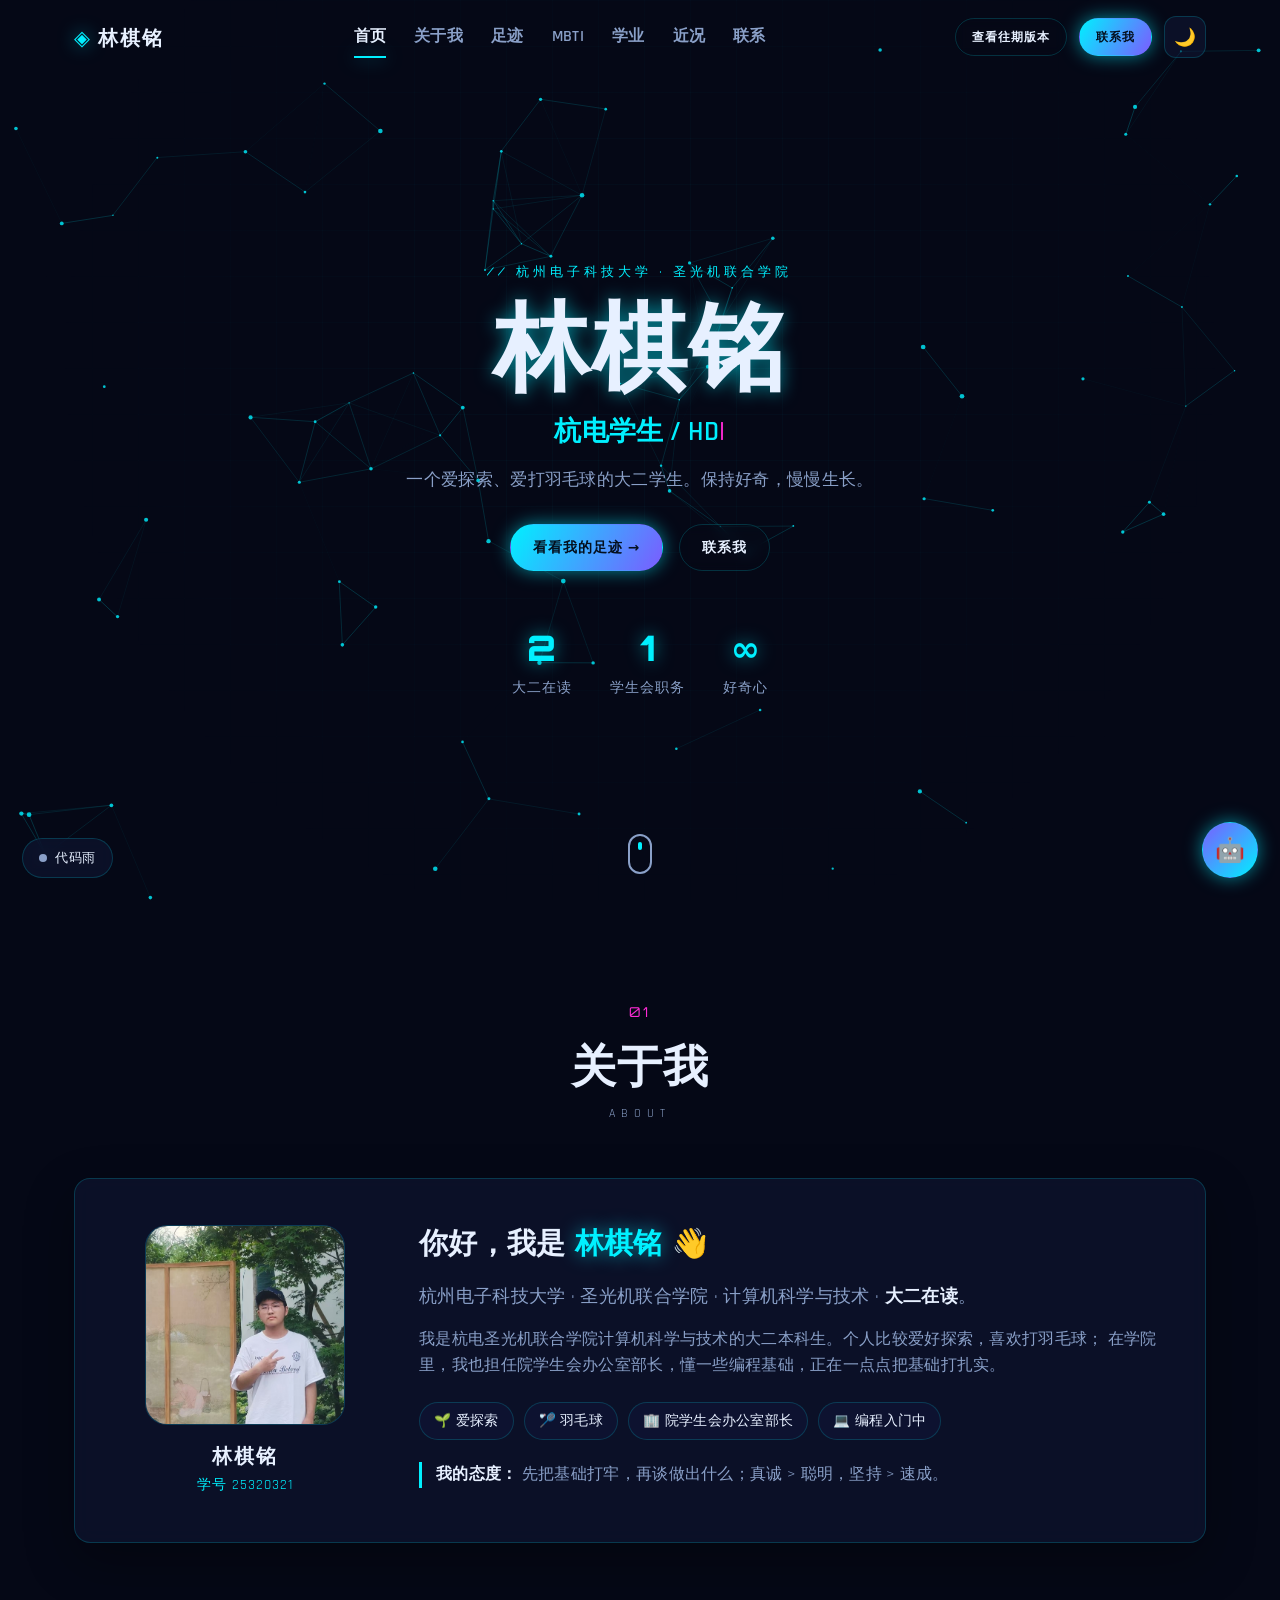
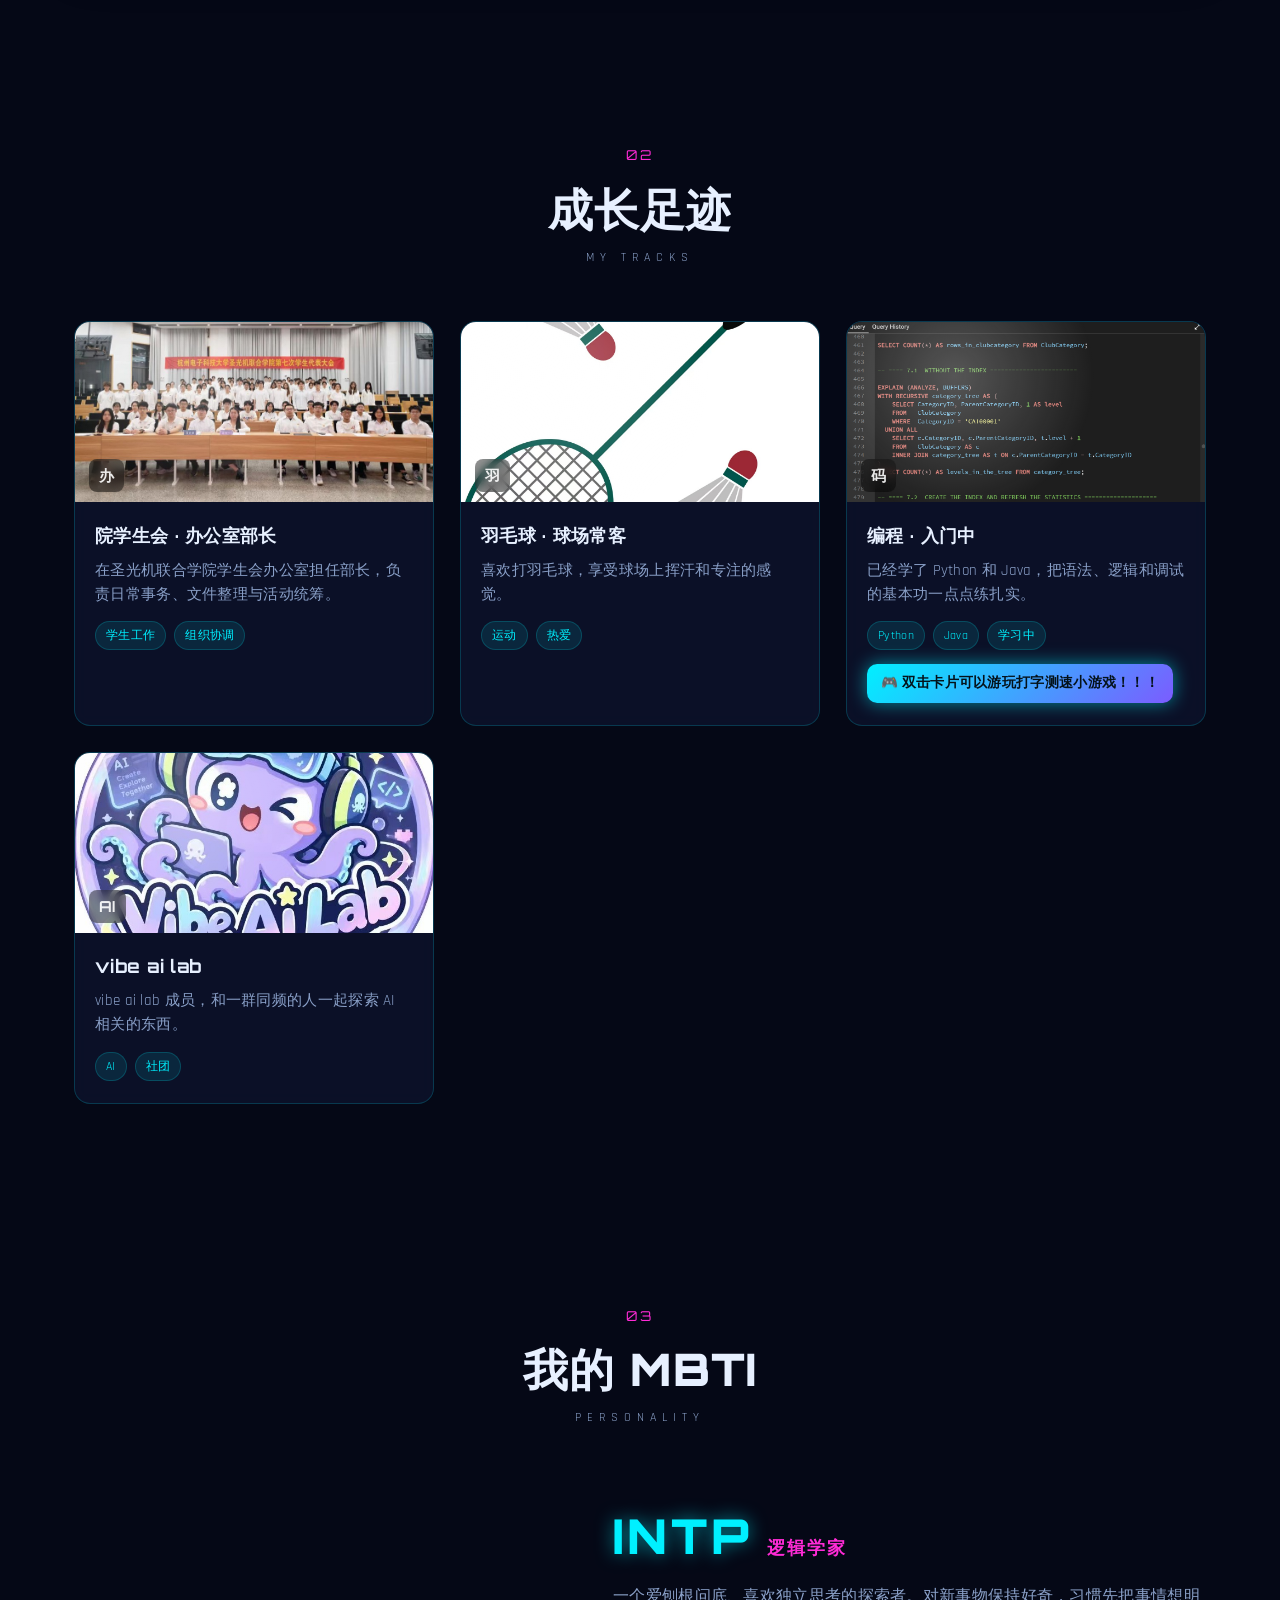
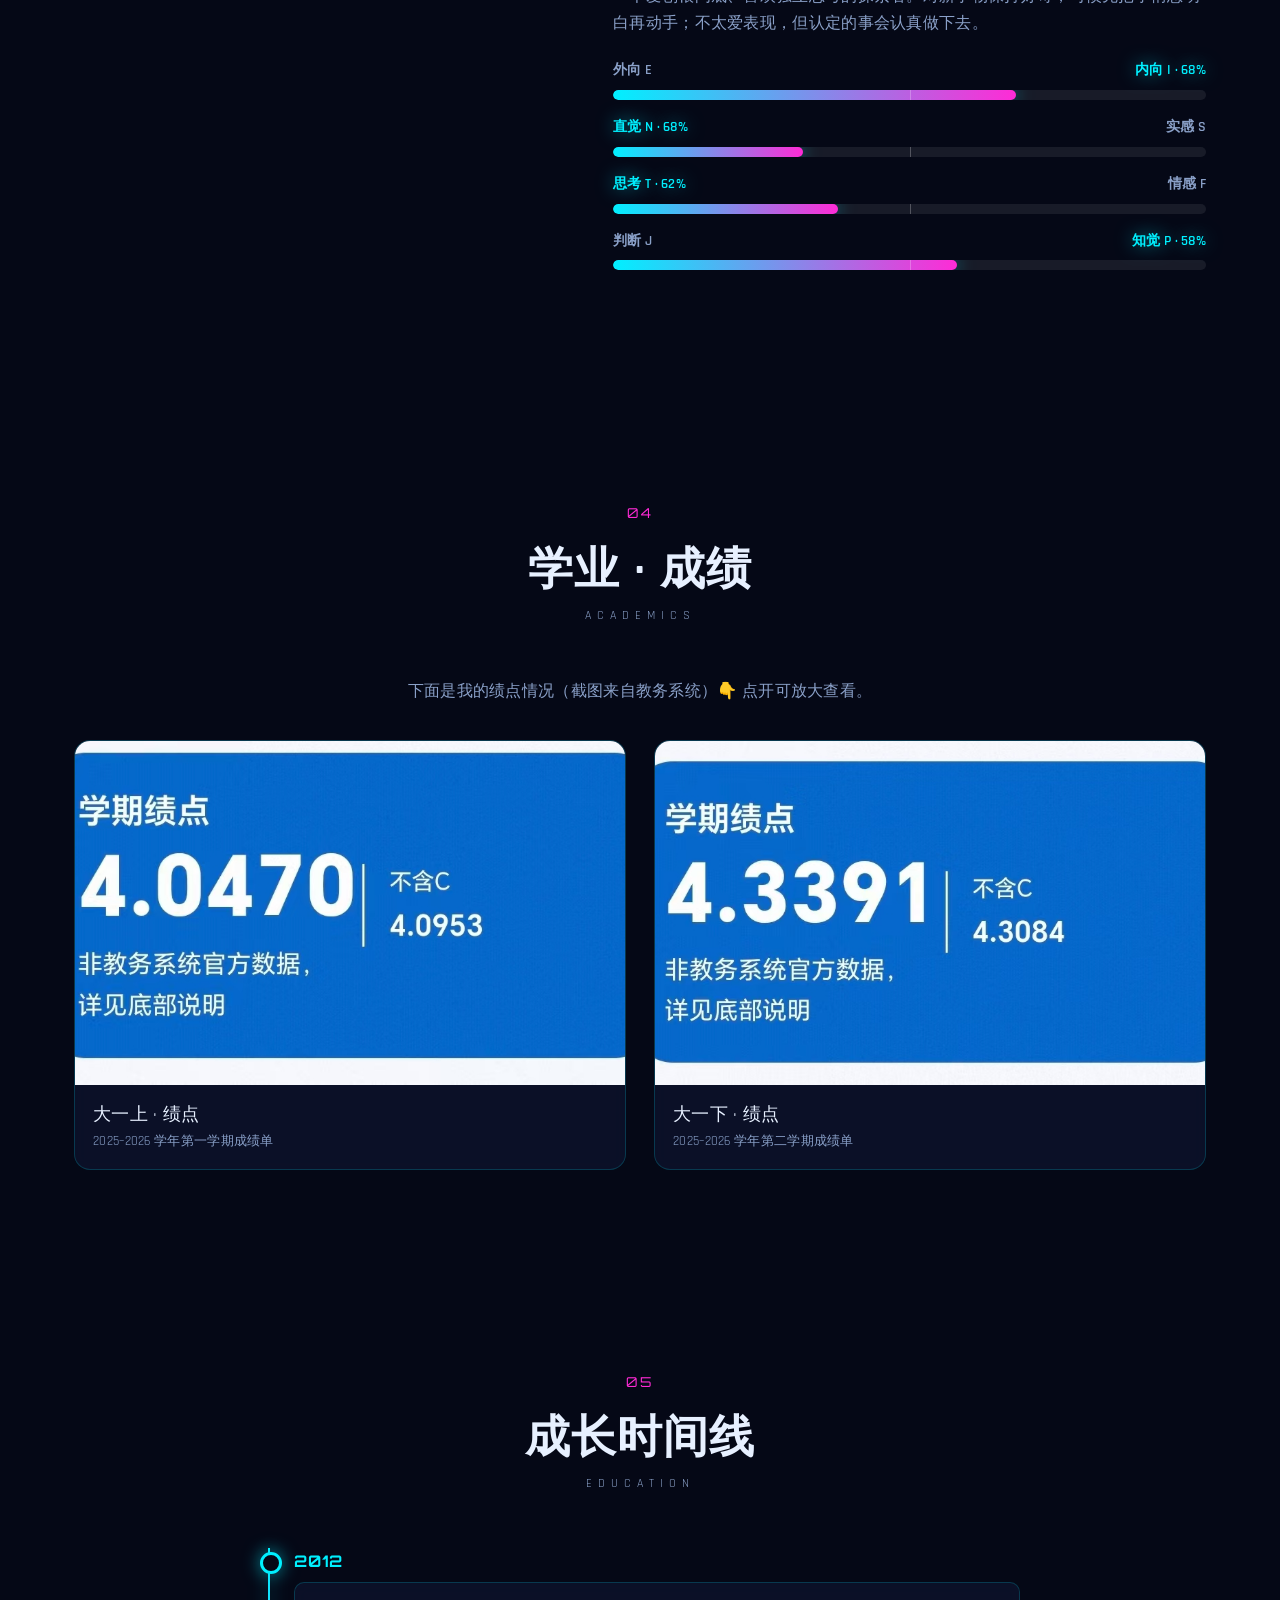
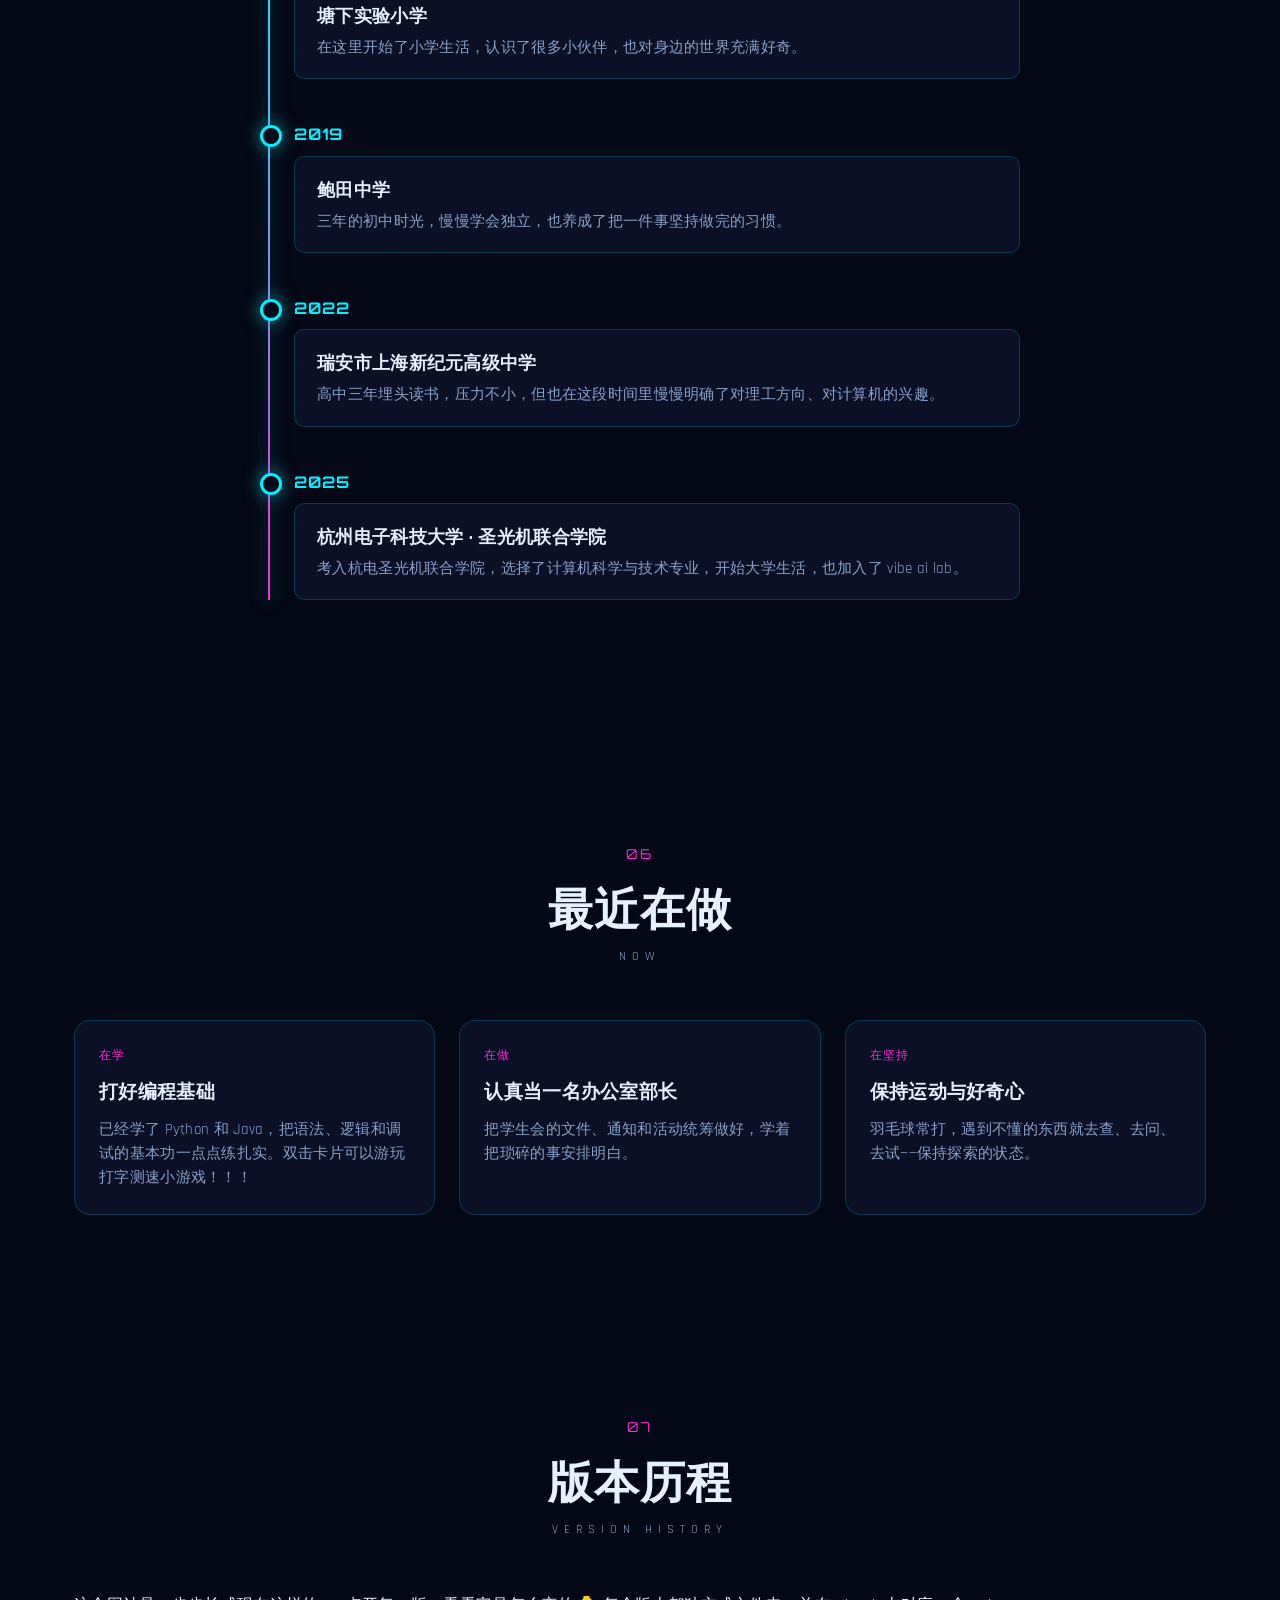
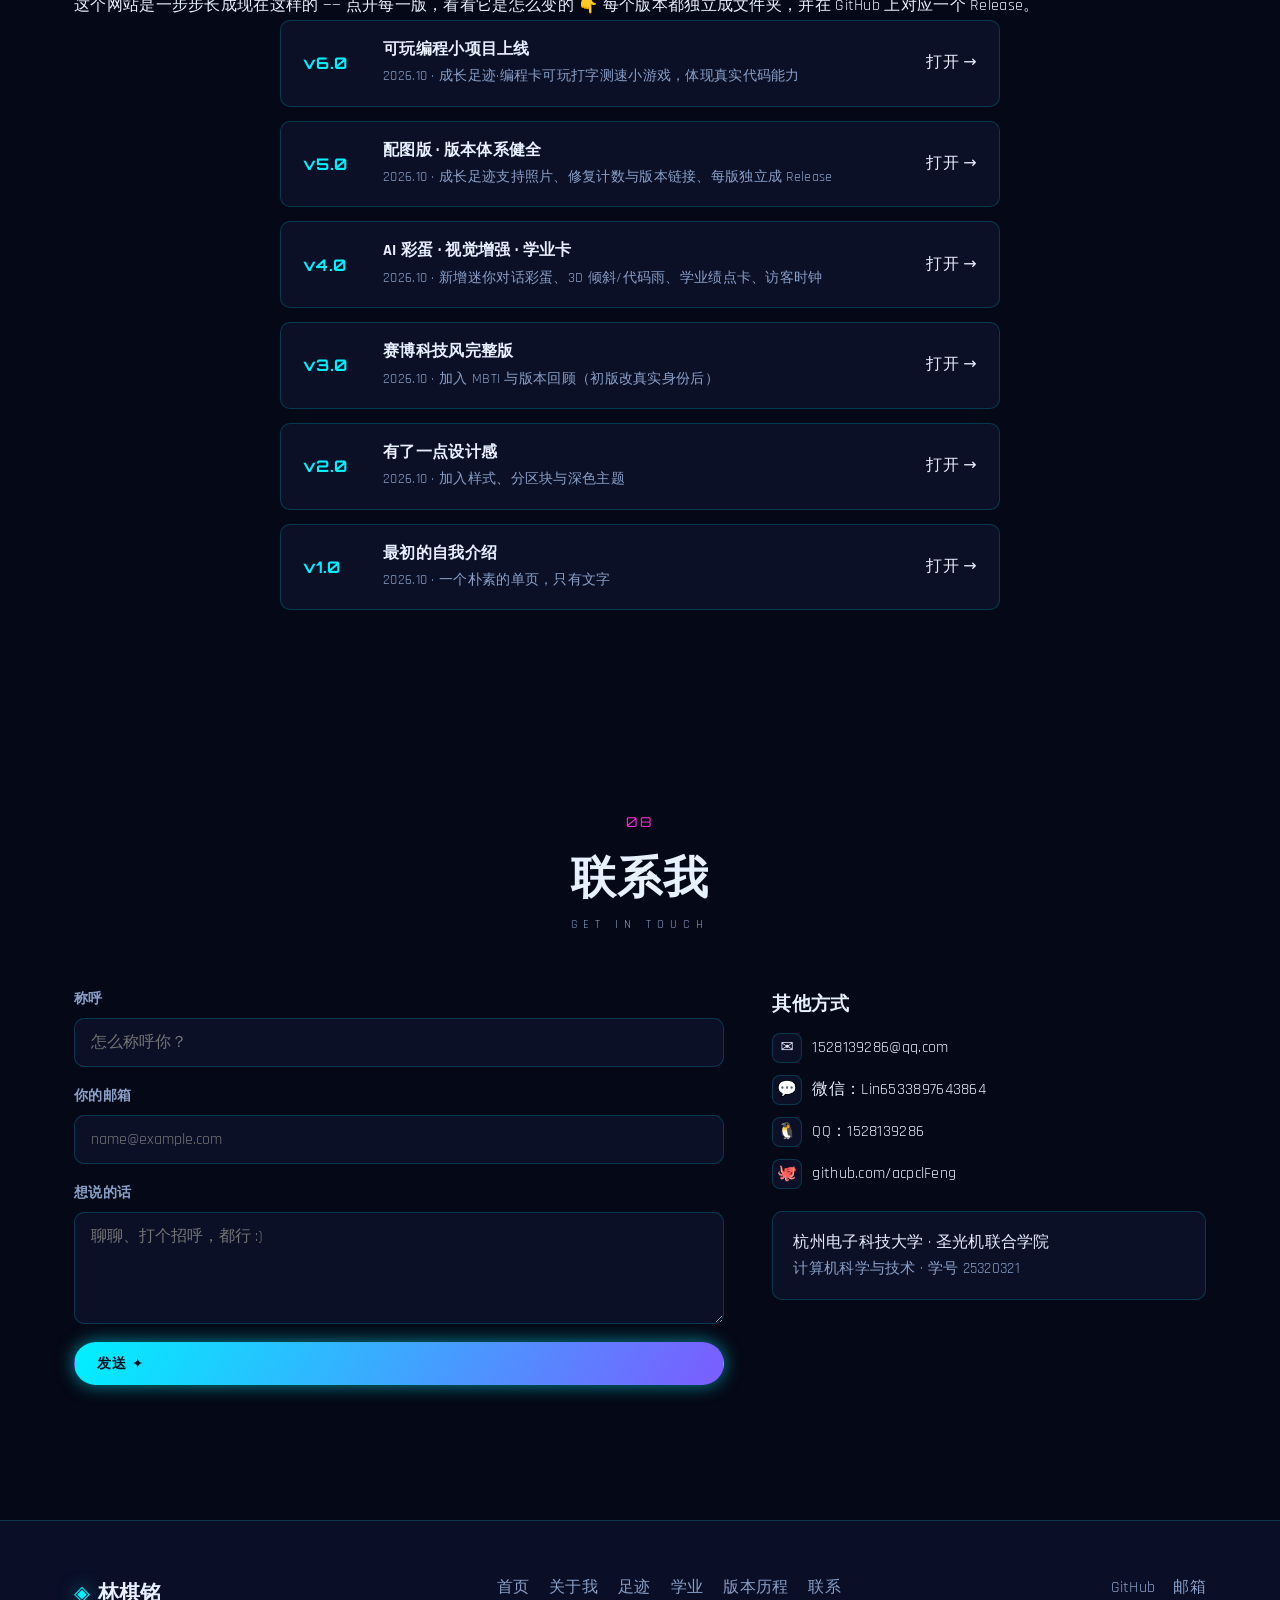
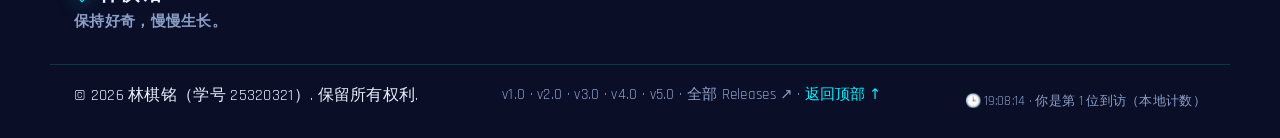
<file: index.html>
<!DOCTYPE html>
<html lang="zh-CN">
<head>
  <meta charset="UTF-8" />
  <meta name="viewport" content="width=device-width, initial-scale=1.0" />
  <title>林棋铭 · 个人主页</title>
  <meta name="description" content="林棋铭 的个人主页 —— 杭州电子科技大学圣光机联合学院计算机科学与技术在读，爱探索、爱打羽毛球。" />
  <meta name="author" content="林棋铭" />
  <meta name="keywords" content="林棋铭,个人主页,杭州电子科技大学,圣光机联合学院,计算机科学与技术,自我介绍" />
  <meta name="theme-color" content="#050816" />

  <!-- Open Graph / 社交分享 -->
  <meta property="og:type" content="website" />
  <meta property="og:title" content="林棋铭 · 个人主页" />
  <meta property="og:description" content="杭州电子科技大学 · 计算机科学与技术 · 大二在读。爱探索，爱打羽毛球。" />
  <meta property="og:locale" content="zh_CN" />

  <!-- 字体：Orbitron 做科技标题，Rajdhani 做正文，均带 fallback -->
  <link rel="preconnect" href="https://fonts.googleapis.com" />
  <link rel="preconnect" href="https://fonts.gstatic.com" crossorigin />
  <link href="https://fonts.googleapis.com/css2?family=Orbitron:wght@500;700;900&family=Rajdhani:wght@400;500;600;700&display=swap" rel="stylesheet" />

  <link rel="stylesheet" href="assets/css/style.css" />
  <link rel="icon" href="assets/img/favicon.svg" type="image/svg+xml" />
</head>
<body data-theme="dark">

  <!-- 顶部滚动进度条 -->
  <div class="scroll-progress" id="scrollProgress" aria-hidden="true"></div>

  <!-- 鼠标跟随霓虹光晕 -->
  <div class="cursor-glow" id="cursorGlow" aria-hidden="true"></div>

  <!-- Matrix 代码雨叠加层（可开关，默认关闭） -->
  <canvas class="matrix-canvas" id="matrixCanvas" aria-hidden="true"></canvas>

  <!-- ============ Header ============ -->
  <header class="site-header" id="siteHeader">
    <div class="header-inner">
      <a href="#hero" class="logo" aria-label="返回首页">
        <span class="logo-mark">◈</span>
        <span class="logo-text">林棋铭</span>
      </a>

      <nav class="main-nav" id="mainNav" aria-label="主导航">
        <a href="#hero" class="nav-link">首页</a>
        <a href="#about" class="nav-link">关于我</a>
        <a href="#projects" class="nav-link">足迹</a>
        <a href="#skills" class="nav-link">MBTI</a>
        <a href="#academics" class="nav-link">学业</a>
        <a href="#blog" class="nav-link">近况</a>
        <a href="#contact" class="nav-link">联系</a>
      </nav>

      <div class="header-actions">
        <a href="#versions" class="btn btn-ghost btn-sm">查看往期版本</a>
        <a href="#contact" class="btn btn-primary btn-sm">联系我</a>
        <button class="theme-toggle" id="themeToggle" aria-label="切换主题" title="切换明暗主题">
          <span class="theme-icon">🌙</span>
        </button>
        <button class="menu-toggle" id="menuToggle" aria-label="打开菜单" aria-expanded="false">
          <span></span><span></span><span></span>
        </button>
      </div>
    </div>
  </header>

  <!-- 移动端抽屉菜单 -->
  <div class="mobile-menu" id="mobileMenu" aria-hidden="true">
    <a href="#hero" class="m-link">首页</a>
    <a href="#about" class="m-link">关于我</a>
    <a href="#projects" class="m-link">足迹</a>
    <a href="#skills" class="m-link">MBTI</a>
    <a href="#academics" class="m-link">学业</a>
    <a href="#blog" class="m-link">近况</a>
    <a href="#contact" class="m-link">联系</a>
    <div class="m-actions">
      <a href="#versions" class="btn btn-ghost btn-sm">查看往期版本</a>
      <a href="#contact" class="btn btn-primary btn-sm">联系我</a>
    </div>
  </div>

  <main>
    <!-- ============ Hero ============ -->
    <section class="hero" id="hero">
      <canvas class="hero-canvas" id="heroCanvas" aria-hidden="true"></canvas>
      <div class="hero-grid" aria-hidden="true"></div>

      <div class="hero-content">
        <p class="hero-eyebrow">// 杭州电子科技大学 · 圣光机联合学院</p>
        <h1 class="hero-title">
          <span class="glitch" data-text="林棋铭">林棋铭</span>
        </h1>
        <p class="hero-typed">
          <span id="typedText"></span><span class="caret">|</span>
        </p>
        <p class="hero-tagline">一个爱探索、爱打羽毛球的大二学生。保持好奇，慢慢生长。</p>

        <div class="hero-buttons">
          <a href="#projects" class="btn btn-primary">看看我的足迹 →</a>
          <a href="#contact" class="btn btn-ghost">联系我</a>
        </div>

        <div class="hero-stats">
          <div class="stat"><span class="stat-num" data-count="2">0</span><span class="stat-label">大二在读</span></div>
          <div class="stat"><span class="stat-num" data-count="1">0</span><span class="stat-label">学生会职务</span></div>
          <div class="stat"><span class="stat-num">∞</span><span class="stat-label">好奇心</span></div>
        </div>
      </div>

      <a href="#about" class="scroll-hint" aria-label="向下滚动">
        <span class="mouse"><span class="wheel"></span></span>
      </a>
    </section>

    <!-- ============ About ============ -->
    <section class="section about" id="about">
      <div class="container">
        <div class="section-head">
          <span class="section-index">01</span>
          <h2 class="section-title">关于我</h2>
          <p class="section-sub">ABOUT</p>
        </div>

        <div class="about-card">
          <div class="about-photo">
            <div class="photo-frame">
              <img src="assets/img/avatar-林棋铭.jpg" alt="林棋铭 的头像" loading="lazy" />
              <div class="photo-ring"></div>
            </div>
            <div class="about-id">
              <span class="id-name">林棋铭</span>
              <span class="id-no">学号 25320321</span>
            </div>
          </div>

          <div class="about-text">
            <h3 class="about-name">你好，我是 <span class="hl">林棋铭</span> 👋</h3>
            <p class="about-lead">
              杭州电子科技大学 · 圣光机联合学院 · 计算机科学与技术 · <strong>大二在读</strong>。
            </p>
            <p>
              我是杭电圣光机联合学院计算机科学与技术的大二本科生。个人比较爱好探索，喜欢打羽毛球；
              在学院里，我也担任院学生会办公室部长，懂一些编程基础，正在一点点把基础打扎实。
            </p>

            <div class="about-tags">
              <span class="tag">🌱 爱探索</span>
              <span class="tag">🏸 羽毛球</span>
              <span class="tag">🏢 院学生会办公室部长</span>
              <span class="tag">💻 编程入门中</span>
            </div>

            <p class="about-values">
              <strong>我的态度：</strong> 先把基础打牢，再谈做出什么；真诚 > 聪明，坚持 > 速成。
            </p>
          </div>
        </div>
      </div>
    </section>

    <!-- ============ 成长足迹（原作品画廊） ============ -->
    <section class="section projects" id="projects">
      <div class="container">
        <div class="section-head">
          <span class="section-index">02</span>
          <h2 class="section-title">成长足迹</h2>
          <p class="section-sub">MY TRACKS</p>
        </div>

        <div class="project-grid" id="projectGrid">
          <!-- 卡片由 JS 注入，亦可直接在此手写 -->
        </div>
      </div>
    </section>

    <!-- ============ MBTI（原技能） ============ -->
    <section class="section skills" id="skills">
      <div class="container">
        <div class="section-head">
          <span class="section-index">03</span>
          <h2 class="section-title">我的 MBTI</h2>
          <p class="section-sub">PERSONALITY</p>
        </div>

        <div class="skills-grid">
          <div class="radar-wrap">
            <canvas id="radarCanvas" width="420" height="420" aria-label="MBTI 四维雷达图"></canvas>
          </div>
          <div class="mbti-panel" id="mbtiPanel">
            <!-- 由 JS 注入 -->
          </div>
        </div>
      </div>
    </section>

    <!-- ============ 学业 / 成绩 ============ -->
    <section class="section academics" id="academics">
      <div class="container">
        <div class="section-head">
          <span class="section-index">04</span>
          <h2 class="section-title">学业 · 成绩</h2>
          <p class="section-sub">ACADEMICS</p>
        </div>

        <p class="academics-tip">下面是我的绩点情况（截图来自教务系统）👇 点开可放大查看。</p>
        <div class="academics-grid" id="academicsGrid">
          <!-- 绩点卡片由 JS 注入 -->
        </div>
      </div>
    </section>

    <!-- ============ 成长时间线 ============ -->
    <section class="section experience" id="experience">
      <div class="container">
        <div class="section-head">
          <span class="section-index">05</span>
          <h2 class="section-title">成长时间线</h2>
          <p class="section-sub">EDUCATION</p>
        </div>

        <div class="timeline" id="timeline">
          <!-- 时间线节点由 JS 注入 -->
        </div>
      </div>
    </section>

    <!-- ============ 近况（原博客） ============ -->
    <section class="section blog" id="blog">
      <div class="container">
        <div class="section-head">
          <span class="section-index">06</span>
          <h2 class="section-title">最近在做</h2>
          <p class="section-sub">NOW</p>
        </div>

        <div class="blog-grid" id="nowGrid">
          <!-- 近况卡片由 JS 注入 -->
        </div>
      </div>
    </section>

    <!-- ============ 版本历程 ============ -->
    <section class="section versions" id="versions">
      <div class="container">
        <div class="section-head">
          <span class="section-index">07</span>
          <h2 class="section-title">版本历程</h2>
          <p class="section-sub">VERSION HISTORY</p>
        </div>
        <p class="versions-tip">这个网站是一步步长成现在这样的 —— 点开每一版，看看它是怎么变的 👇 每个版本都独立成文件夹，并在 GitHub 上对应一个 Release。</p>
        <div class="version-list" id="versionList"></div>
      </div>
    </section>

    <!-- ============ Contact ============ -->
    <section class="section contact" id="contact">
      <div class="container">
        <div class="section-head">
          <span class="section-index">08</span>
          <h2 class="section-title">联系我</h2>
          <p class="section-sub">GET IN TOUCH</p>
        </div>

        <div class="contact-grid">
          <form class="contact-form" id="contactForm" novalidate>
            <div class="field">
              <label for="cf-name">称呼</label>
              <input type="text" id="cf-name" name="name" placeholder="怎么称呼你？" required />
            </div>
            <div class="field">
              <label for="cf-email">你的邮箱</label>
              <input type="email" id="cf-email" name="email" placeholder="name@example.com" required />
            </div>
            <div class="field">
              <label for="cf-msg">想说的话</label>
              <textarea id="cf-msg" name="message" rows="4" placeholder="聊聊、打个招呼，都行 :)" required></textarea>
            </div>
            <button type="submit" class="btn btn-primary">发送 ✦</button>
            <p class="form-note" id="formNote" role="status"></p>
          </form>

          <aside class="contact-side">
            <h3>其他方式</h3>
            <ul class="contact-list">
              <li><span class="c-icon">✉</span> <a href="mailto:1528139286@qq.com">1528139286@qq.com</a></li>
              <li><span class="c-icon">💬</span> 微信：Lin6533897643864</li>
              <li><span class="c-icon">🐧</span> QQ：1528139286</li>
              <li><span class="c-icon">🐙</span> <a href="https://github.com/acpclFeng" target="_blank" rel="noopener">github.com/acpclFeng</a></li>
            </ul>
            <div class="contact-card">
              <p>杭州电子科技大学 · 圣光机联合学院</p>
              <p class="muted">计算机科学与技术 · 学号 25320321</p>
            </div>
          </aside>
        </div>
      </div>
    </section>
  </main>

  <!-- ============ Footer ============ -->
  <footer class="site-footer">
    <div class="container footer-inner">
      <div class="footer-brand">
        <span class="logo-mark">◈</span> 林棋铭
        <p class="muted">保持好奇，慢慢生长。</p>
      </div>

      <nav class="footer-links" aria-label="页脚导航">
        <a href="#hero">首页</a>
        <a href="#about">关于我</a>
        <a href="#projects">足迹</a>
        <a href="#academics">学业</a>
        <a href="#versions">版本历程</a>
        <a href="#contact">联系</a>
      </nav>

      <div class="footer-social">
        <a href="https://github.com/acpclFeng" target="_blank" rel="noopener" aria-label="GitHub">GitHub</a>
        <a href="mailto:1528139286@qq.com" aria-label="邮箱">邮箱</a>
      </div>
    </div>

    <div class="footer-bottom">
      <p>© <span id="year"></span> 林棋铭（学号 25320321）. 保留所有权利.</p>
      <p class="muted">
        <a href="versions/v1/index.html">v1.0</a> ·
        <a href="versions/v2/index.html">v2.0</a> ·
        <a href="versions/v3/index.html">v3.0</a> ·
        <a href="versions/v4/index.html">v4.0</a> ·
        <a href="versions/v5/index.html">v5.0</a> ·
        <a href="https://github.com/acpclFeng/personal-site/releases" target="_blank" rel="noopener">全部 Releases ↗</a> ·
        <button class="to-top" id="toTop">返回顶部 ↑</button>
      </p>
      <p class="muted footer-meta">
        🕒 <span id="localClock">--:--:--</span> · 你是第 <span id="visitCount">1</span> 位到访（本地计数）
      </p>
    </div>
  </footer>

  <!-- 项目灯箱 -->
  <div class="lightbox" id="lightbox" aria-hidden="true" role="dialog" aria-modal="true">
    <div class="lightbox-inner">
      <button class="lightbox-close" id="lightboxClose" aria-label="关闭">✕</button>
      <div class="lightbox-body" id="lightboxBody"></div>
    </div>
  </div>

  <!-- 打字测速小游戏弹窗 -->
  <div class="game-modal" id="gameModal" aria-hidden="true" role="dialog" aria-modal="true">
    <div class="game-inner">
      <button class="game-close" id="gameClose" aria-label="关闭">✕</button>
      <h3 class="game-title">⌨️ 打字测速 · 来挑战一下</h3>
      <p class="game-sub" id="typeTip">照着下面这段文字打，看看你的速度和准确率～</p>
      <div class="type-target" id="typeTarget" aria-label="待输入的范文"></div>
      <textarea id="typeInput" class="type-input" placeholder="在这里开始打字…（忽略大小写）" rows="3" spellcheck="false"></textarea>
      <div class="game-stats">
        <span>WPM <b id="typeWpm">0</b></span>
        <span>准确率 <b id="typeAcc">100%</b></span>
        <span>用时 <b id="typeTime">0.0s</b></span>
      </div>
      <div class="game-actions">
        <button class="btn btn-primary btn-sm" id="typeRestart">重新开始</button>
        <span class="game-best">本机最好 WPM：<b id="typeBest">0</b></span>
      </div>
    </div>
  </div>

  <!-- 迷你 AI 对话彩蛋 -->
  <div class="chat-egg" id="chatEgg">
    <div class="chat-panel" id="chatPanel" aria-hidden="true">
      <div class="chat-head">
        <span>🤖 林棋铭 的 AI 分身</span>
        <button class="chat-close" id="chatClose" aria-label="关闭对话">✕</button>
      </div>
      <div class="chat-body" id="chatBody"></div>
      <form class="chat-input" id="chatForm">
        <input type="text" id="chatText" placeholder="问点什么…（试试：你是谁 / 专业 / 羽毛球）" autocomplete="off" />
        <button type="submit">发送</button>
      </form>
    </div>
    <button class="chat-fab" id="chatFab" aria-label="打开对话" title="和 林棋铭 的 AI 分身聊两句">🤖</button>
  </div>

  <!-- 代码雨开关 -->
  <button class="fx-toggle" id="fxToggle" aria-label="切换代码雨背景" title="切换 Matrix 代码雨背景"><span class="fx-dot" aria-hidden="true"></span>代码雨</button>

  <script src="assets/js/particles.js"></script>
  <script src="assets/js/radar.js"></script>
  <script src="assets/js/data.js"></script>
  <script src="assets/js/matrix.js"></script>
  <script src="assets/js/chat.js"></script>
  <script src="assets/js/typing.js"></script>
  <script src="assets/js/main.js"></script>
</body>
</html>
</file>
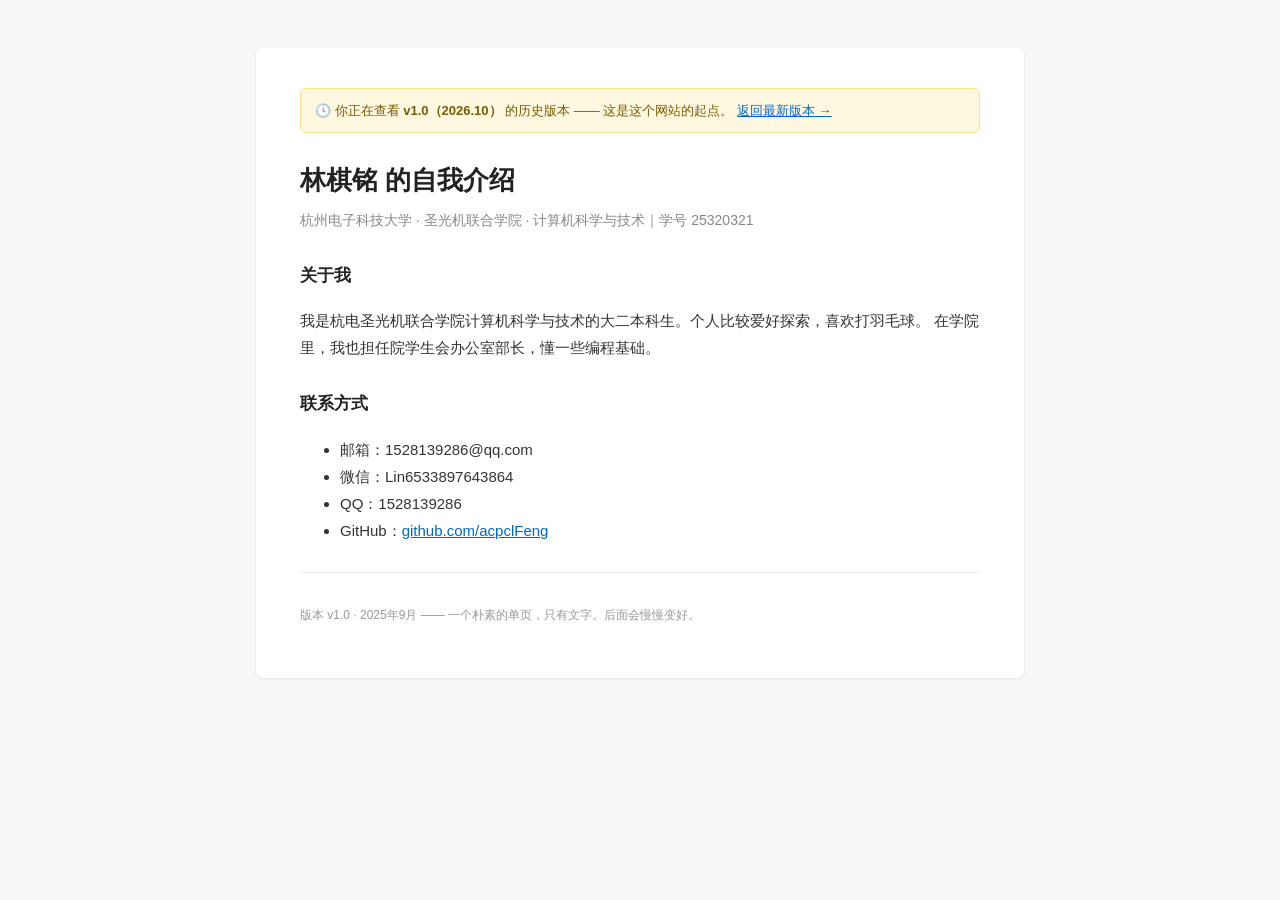
<file: versions/v1/index.html>
<!DOCTYPE html>
<html lang="zh-CN">
<head>
  <meta charset="UTF-8" />
  <meta name="viewport" content="width=device-width, initial-scale=1.0" />
  <title>林棋铭 的自我介绍 · v1.0（2026.10）</title>
  <style>
    body { font-family: -apple-system, BlinkMacSystemFont, "Segoe UI", "PingFang SC", "Microsoft YaHei", sans-serif;
      background: #f6f7f9; color: #222; margin: 0; padding: 48px 20px; line-height: 1.8; }
    .wrap { max-width: 680px; margin: 0 auto; background: #fff; padding: 40px 44px; border-radius: 8px;
      box-shadow: 0 1px 3px rgba(0,0,0,.08); }
    h1 { font-size: 26px; margin: 0 0 4px; }
    .sub { color: #888; font-size: 14px; margin-bottom: 28px; }
    h2 { font-size: 17px; margin: 28px 0 8px; }
    p, li { font-size: 15px; color: #333; }
    a { color: #0066cc; }
    hr { border: none; border-top: 1px solid #eee; margin: 28px 0; }
    .banner { background: #fff8e1; border: 1px solid #ffe08a; color: #7a5b00; font-size: 13px;
      padding: 10px 14px; border-radius: 6px; margin-bottom: 24px; }
    .foot { color: #999; font-size: 12px; margin-top: 32px; }
  </style>
</head>
<body>
  <div class="wrap">
    <div class="banner">
      🕓 你正在查看 <strong>v1.0（2026.10）</strong> 的历史版本 —— 这是这个网站的起点。
      <a href="../../index.html">返回最新版本 →</a>
    </div>

    <h1>林棋铭 的自我介绍</h1>
    <div class="sub">杭州电子科技大学 · 圣光机联合学院 · 计算机科学与技术｜学号 25320321</div>

    <h2>关于我</h2>
    <p>我是杭电圣光机联合学院计算机科学与技术的大二本科生。个人比较爱好探索，喜欢打羽毛球。
       在学院里，我也担任院学生会办公室部长，懂一些编程基础。</p>

    <h2>联系方式</h2>
    <ul>
      <li>邮箱：1528139286@qq.com</li>
      <li>微信：Lin6533897643864</li>
      <li>QQ：1528139286</li>
      <li>GitHub：<a href="https://github.com/acpclFeng">github.com/acpclFeng</a></li>
    </ul>

    <hr />
    <p class="foot">版本 v1.0 · 2025年9月 —— 一个朴素的单页，只有文字。后面会慢慢变好。</p>
  </div>
</body>
</html>
</file>
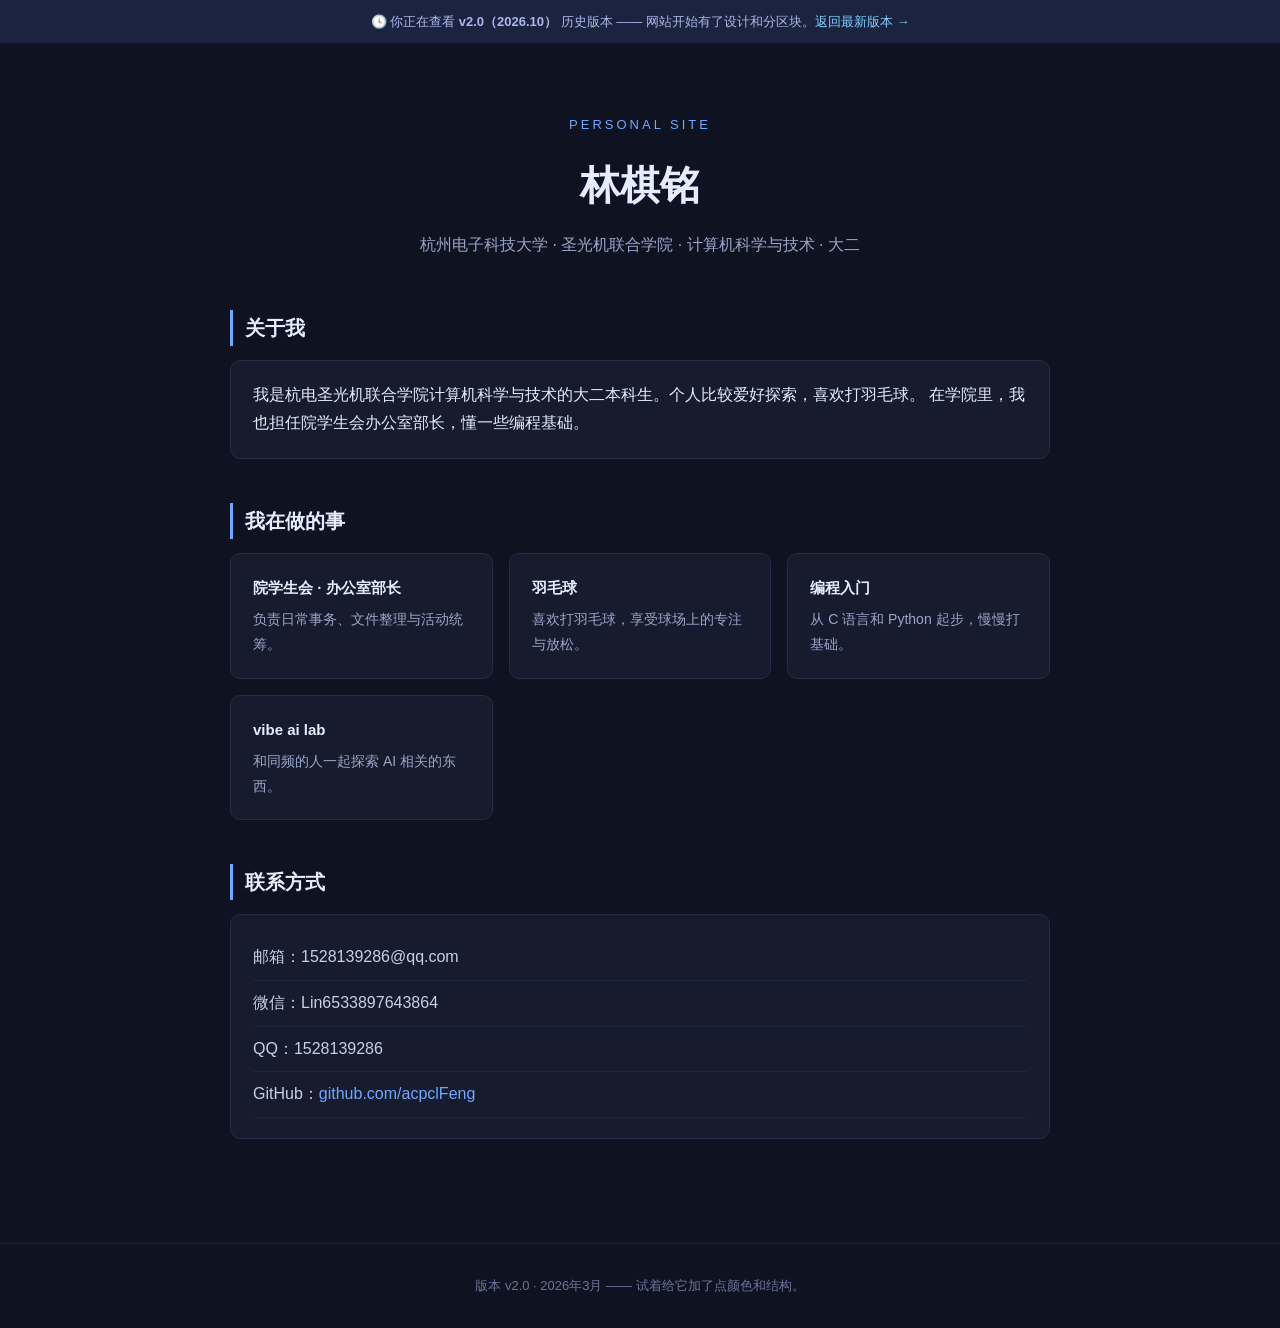
<file: versions/v2/index.html>
<!DOCTYPE html>
<html lang="zh-CN">
<head>
  <meta charset="UTF-8" />
  <meta name="viewport" content="width=device-width, initial-scale=1.0" />
  <title>林棋铭 · 个人主页 v2.0（2026.10）</title>
  <style>
    * { box-sizing: border-box; margin: 0; padding: 0; }
    body { font-family: -apple-system, BlinkMacSystemFont, "Segoe UI", "PingFang SC", "Microsoft YaHei", sans-serif;
      background: #0f1220; color: #e6ecff; line-height: 1.8; }
    a { color: #6ea8ff; text-decoration: none; }
    .banner { background: #1b2340; color: #a9b8e8; font-size: 13px; text-align: center; padding: 10px 14px; }
    .banner a { color: #7fd0ff; }
    header { text-align: center; padding: 70px 20px 50px; }
    header .tag { color: #6ea8ff; font-size: 13px; letter-spacing: 3px; }
    header h1 { font-size: 40px; margin: 12px 0 10px; }
    header p { color: #9aa6c9; }
    main { max-width: 860px; margin: 0 auto; padding: 0 20px 60px; }
    section { margin-bottom: 44px; }
    h2 { font-size: 20px; margin-bottom: 14px; border-left: 3px solid #6ea8ff; padding-left: 12px; }
    .card { background: #171b2e; border: 1px solid #262c46; border-radius: 10px; padding: 20px 22px; }
    .grid { display: grid; grid-template-columns: repeat(auto-fit, minmax(220px, 1fr)); gap: 16px; }
    .grid .card h3 { font-size: 15px; margin-bottom: 6px; }
    .grid .card p { color: #9aa6c9; font-size: 14px; }
    ul { list-style: none; }
    li { padding: 8px 0; border-bottom: 1px solid #1f2440; color: #c7d0ea; }
    footer { text-align: center; color: #6b7599; font-size: 13px; padding: 30px 20px; border-top: 1px solid #1f2440; }
  </style>
</head>
<body>
  <div class="banner">🕓 你正在查看 <strong>v2.0（2026.10）</strong> 历史版本 —— 网站开始有了设计和分区块。<a href="../../index.html">返回最新版本 →</a></div>

  <header>
    <div class="tag">PERSONAL SITE</div>
    <h1>林棋铭</h1>
    <p>杭州电子科技大学 · 圣光机联合学院 · 计算机科学与技术 · 大二</p>
  </header>

  <main>
    <section>
      <h2>关于我</h2>
      <div class="card">
        我是杭电圣光机联合学院计算机科学与技术的大二本科生。个人比较爱好探索，喜欢打羽毛球。
        在学院里，我也担任院学生会办公室部长，懂一些编程基础。
      </div>
    </section>

    <section>
      <h2>我在做的事</h2>
      <div class="grid">
        <div class="card"><h3>院学生会 · 办公室部长</h3><p>负责日常事务、文件整理与活动统筹。</p></div>
        <div class="card"><h3>羽毛球</h3><p>喜欢打羽毛球，享受球场上的专注与放松。</p></div>
        <div class="card"><h3>编程入门</h3><p>从 C 语言和 Python 起步，慢慢打基础。</p></div>
        <div class="card"><h3>vibe ai lab</h3><p>和同频的人一起探索 AI 相关的东西。</p></div>
      </div>
    </section>

    <section>
      <h2>联系方式</h2>
      <div class="card">
        <ul>
          <li>邮箱：1528139286@qq.com</li>
          <li>微信：Lin6533897643864</li>
          <li>QQ：1528139286</li>
          <li>GitHub：<a href="https://github.com/acpclFeng">github.com/acpclFeng</a></li>
        </ul>
      </div>
    </section>
  </main>

  <footer>版本 v2.0 · 2026年3月 —— 试着给它加了点颜色和结构。</footer>
</body>
</html>
</file>
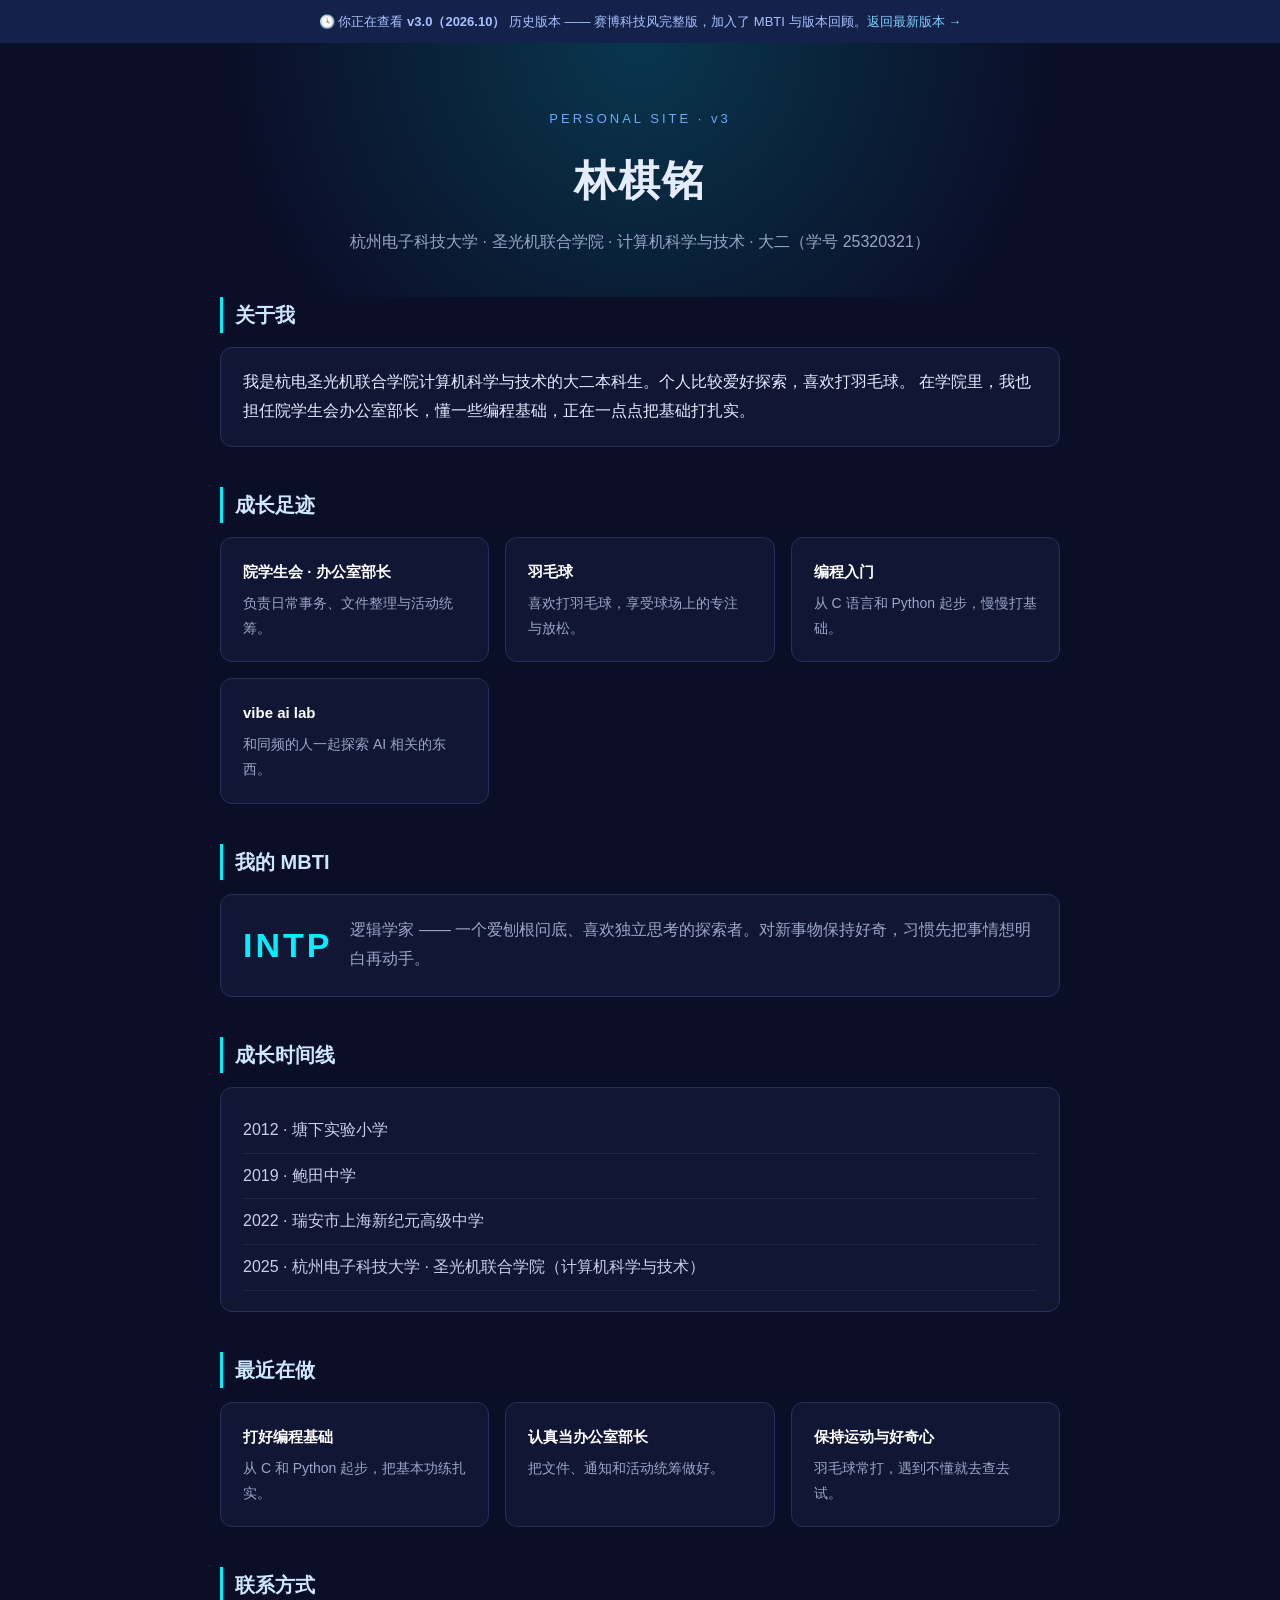
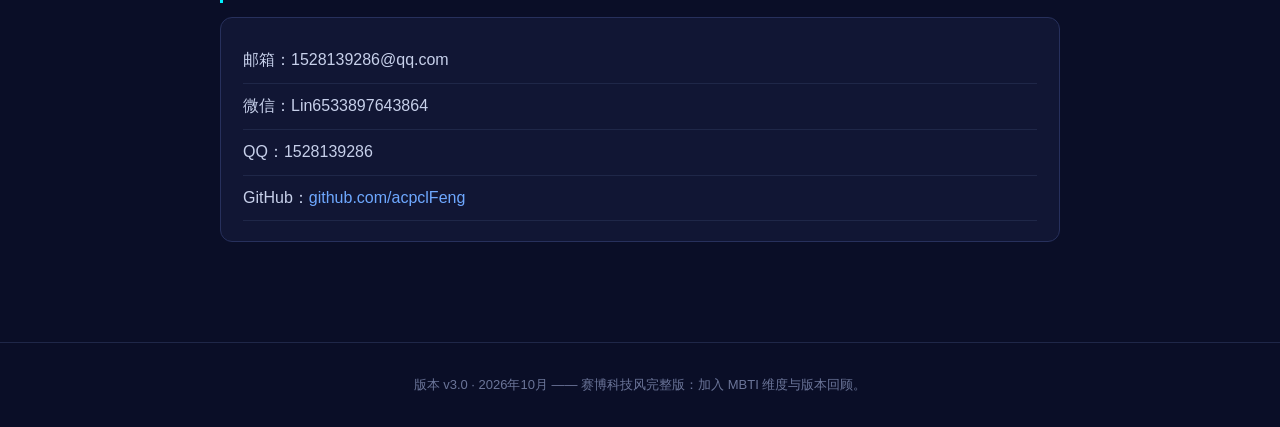
<file: versions/v3/index.html>
<!DOCTYPE html>
<html lang="zh-CN">
<head>
  <meta charset="UTF-8" />
  <meta name="viewport" content="width=device-width, initial-scale=1.0" />
  <title>林棋铭 · 个人主页 v3.0（2026.10）</title>
  <style>
    * { box-sizing: border-box; margin: 0; padding: 0; }
    body { font-family: -apple-system, BlinkMacSystemFont, "Segoe UI", "PingFang SC", "Microsoft YaHei", sans-serif;
      background: #0a0e27; color: #e6ecff; line-height: 1.8; }
    a { color: #6ea8ff; text-decoration: none; }
    .banner { background: #14224a; color: #a9c0ff; font-size: 13px; text-align: center; padding: 10px 14px; }
    .banner a { color: #7fd0ff; }
    header { text-align: center; padding: 64px 20px 40px;
      background: radial-gradient(circle at 50% 0%, rgba(0,240,255,0.18), transparent 60%); }
    header .tag { color: #6ea8ff; font-size: 13px; letter-spacing: 3px; }
    header h1 { font-size: 42px; margin: 12px 0 10px; letter-spacing: 2px; }
    header p { color: #9aa6c9; }
    main { max-width: 880px; margin: 0 auto; padding: 0 20px 60px; }
    section { margin-bottom: 40px; }
    h2 { font-size: 20px; margin-bottom: 14px; border-left: 3px solid #00f0ff; padding-left: 12px; color: #cfe6ff; }
    .card { background: #111634; border: 1px solid #27305c; border-radius: 12px; padding: 20px 22px; }
    .grid { display: grid; grid-template-columns: repeat(auto-fit, minmax(220px, 1fr)); gap: 16px; }
    .grid .card h3 { font-size: 15px; margin-bottom: 6px; color: #fff; }
    .grid .card p { color: #9aa6c9; font-size: 14px; }
    ul { list-style: none; }
    li { padding: 8px 0; border-bottom: 1px solid #1f2748; color: #c7d0ea; }
    .mbti { display: flex; gap: 18px; align-items: center; flex-wrap: wrap; }
    .mbti .type { font-size: 34px; font-weight: 900; color: #00f0ff; letter-spacing: 3px; }
    .mbti .desc { color: #9aa6c9; flex: 1; min-width: 220px; }
    footer { text-align: center; color: #6b7599; font-size: 13px; padding: 30px 20px; border-top: 1px solid #1f2748; }
  </style>
</head>
<body>
  <div class="banner">🕓 你正在查看 <strong>v3.0（2026.10）</strong> 历史版本 —— 赛博科技风完整版，加入了 MBTI 与版本回顾。<a href="../../index.html">返回最新版本 →</a></div>

  <header>
    <div class="tag">PERSONAL SITE · v3</div>
    <h1>林棋铭</h1>
    <p>杭州电子科技大学 · 圣光机联合学院 · 计算机科学与技术 · 大二（学号 25320321）</p>
  </header>

  <main>
    <section>
      <h2>关于我</h2>
      <div class="card">
        我是杭电圣光机联合学院计算机科学与技术的大二本科生。个人比较爱好探索，喜欢打羽毛球。
        在学院里，我也担任院学生会办公室部长，懂一些编程基础，正在一点点把基础打扎实。
      </div>
    </section>

    <section>
      <h2>成长足迹</h2>
      <div class="grid">
        <div class="card"><h3>院学生会 · 办公室部长</h3><p>负责日常事务、文件整理与活动统筹。</p></div>
        <div class="card"><h3>羽毛球</h3><p>喜欢打羽毛球，享受球场上的专注与放松。</p></div>
        <div class="card"><h3>编程入门</h3><p>从 C 语言和 Python 起步，慢慢打基础。</p></div>
        <div class="card"><h3>vibe ai lab</h3><p>和同频的人一起探索 AI 相关的东西。</p></div>
      </div>
    </section>

    <section>
      <h2>我的 MBTI</h2>
      <div class="card mbti">
        <div class="type">INTP</div>
        <div class="desc">逻辑学家 —— 一个爱刨根问底、喜欢独立思考的探索者。对新事物保持好奇，习惯先把事情想明白再动手。</div>
      </div>
    </section>

    <section>
      <h2>成长时间线</h2>
      <div class="card">
        <ul>
          <li>2012 · 塘下实验小学</li>
          <li>2019 · 鲍田中学</li>
          <li>2022 · 瑞安市上海新纪元高级中学</li>
          <li>2025 · 杭州电子科技大学 · 圣光机联合学院（计算机科学与技术）</li>
        </ul>
      </div>
    </section>

    <section>
      <h2>最近在做</h2>
      <div class="grid">
        <div class="card"><h3>打好编程基础</h3><p>从 C 和 Python 起步，把基本功练扎实。</p></div>
        <div class="card"><h3>认真当办公室部长</h3><p>把文件、通知和活动统筹做好。</p></div>
        <div class="card"><h3>保持运动与好奇心</h3><p>羽毛球常打，遇到不懂就去查去试。</p></div>
      </div>
    </section>

    <section>
      <h2>联系方式</h2>
      <div class="card">
        <ul>
          <li>邮箱：1528139286@qq.com</li>
          <li>微信：Lin6533897643864</li>
          <li>QQ：1528139286</li>
          <li>GitHub：<a href="https://github.com/acpclFeng">github.com/acpclFeng</a></li>
        </ul>
      </div>
    </section>
  </main>

  <footer>版本 v3.0 · 2026年10月 —— 赛博科技风完整版：加入 MBTI 维度与版本回顾。</footer>
</body>
</html>
</file>
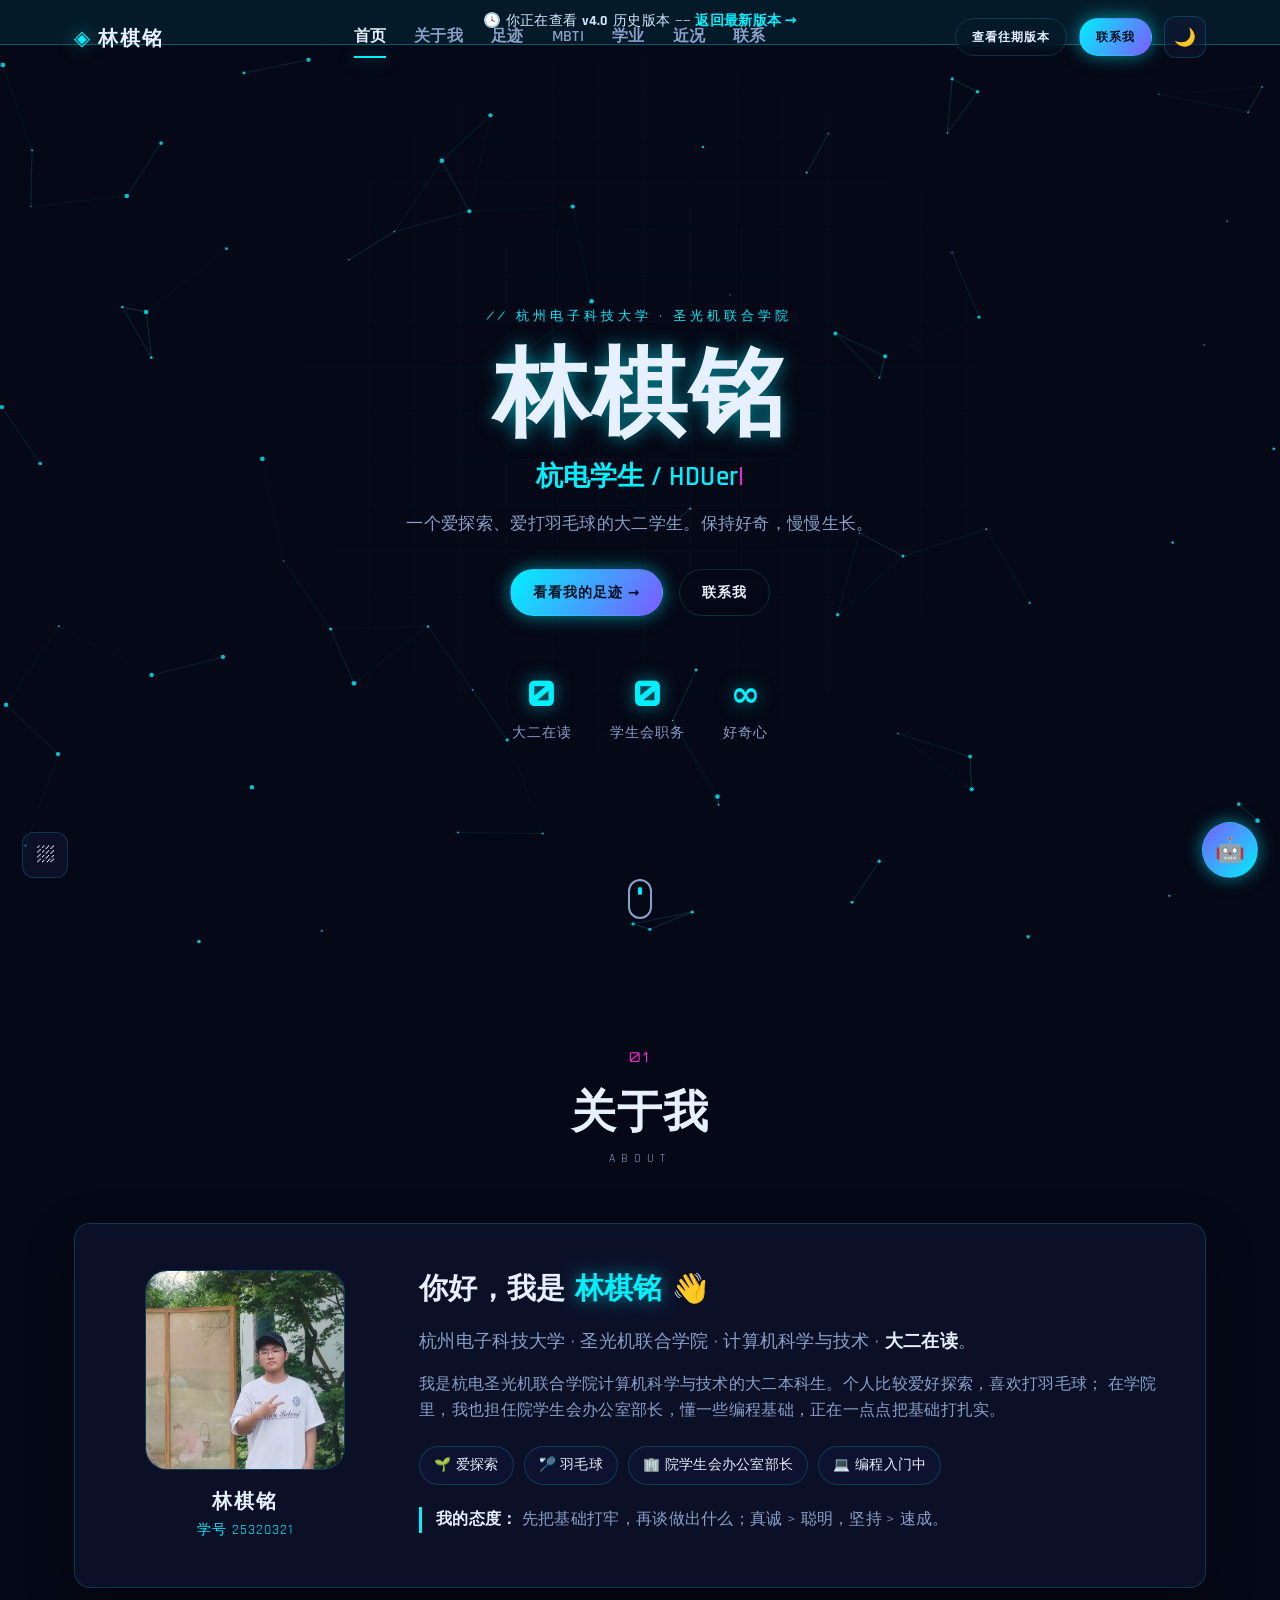
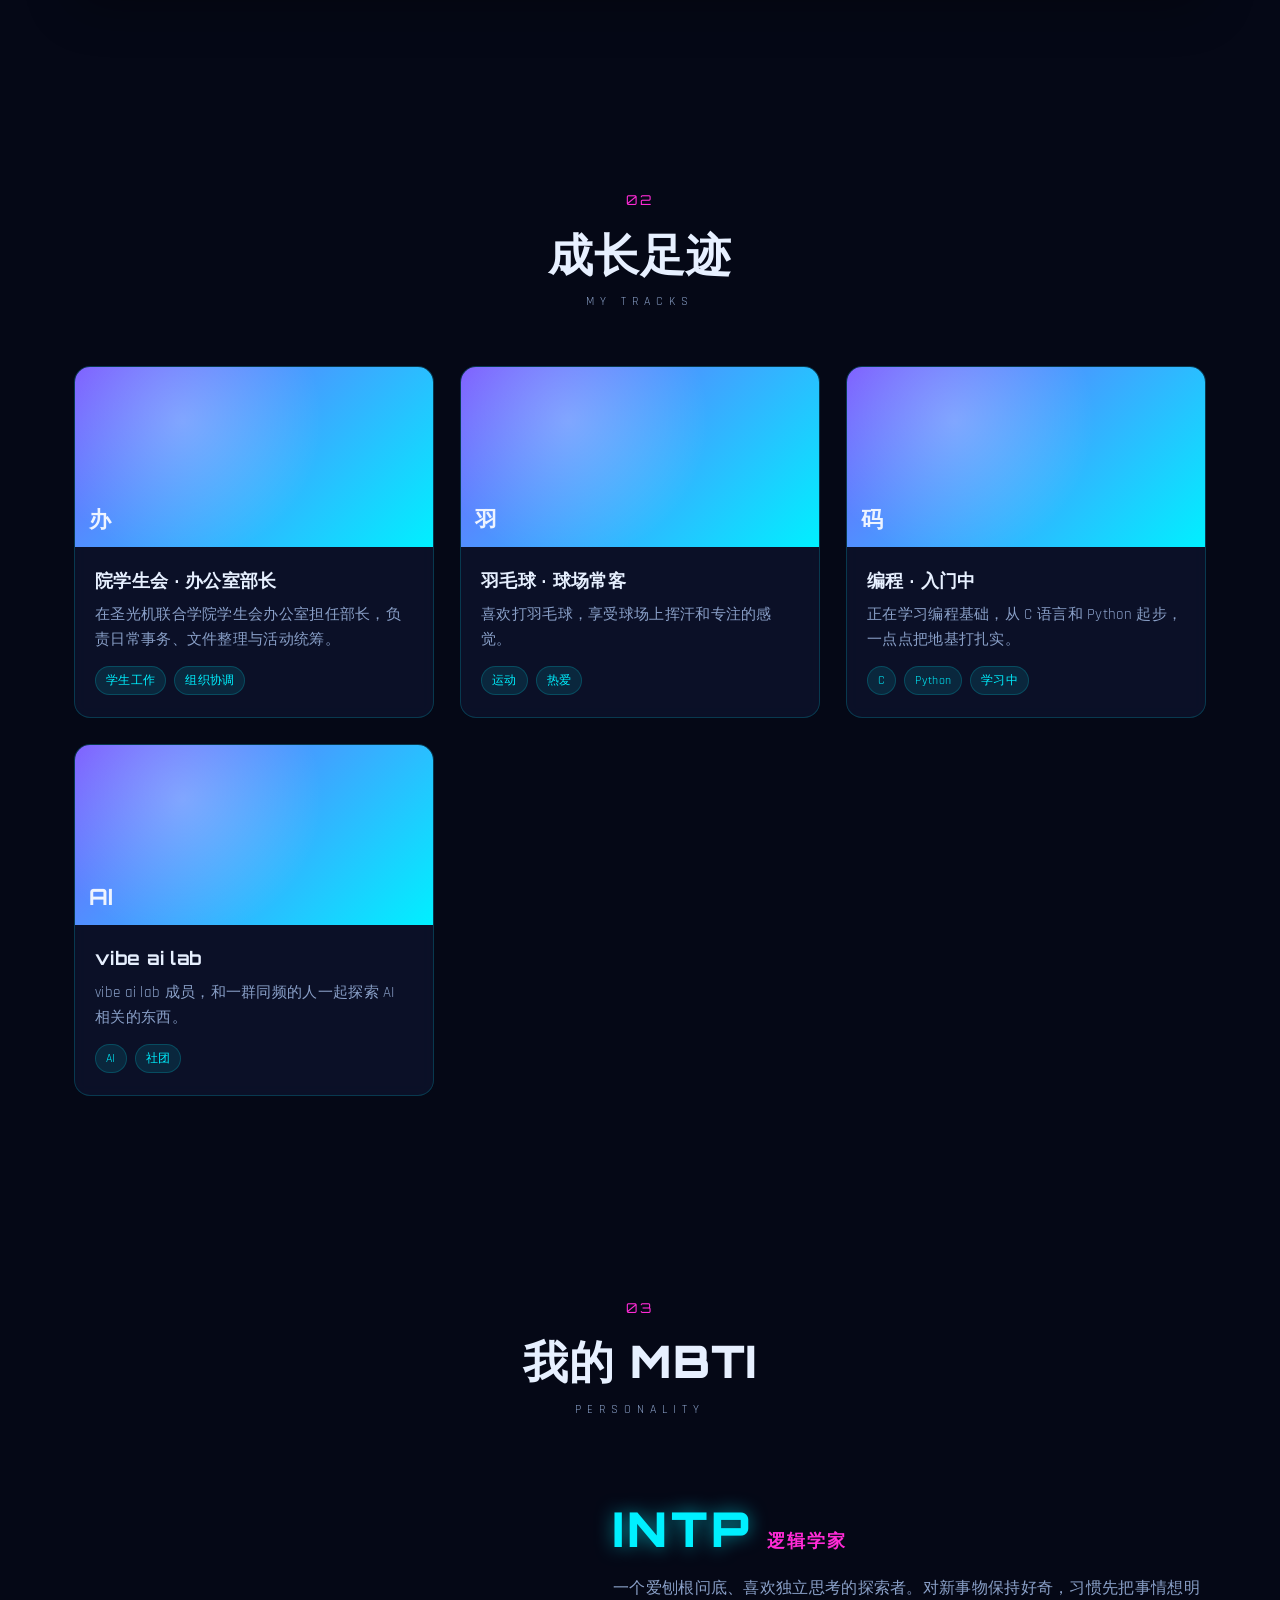
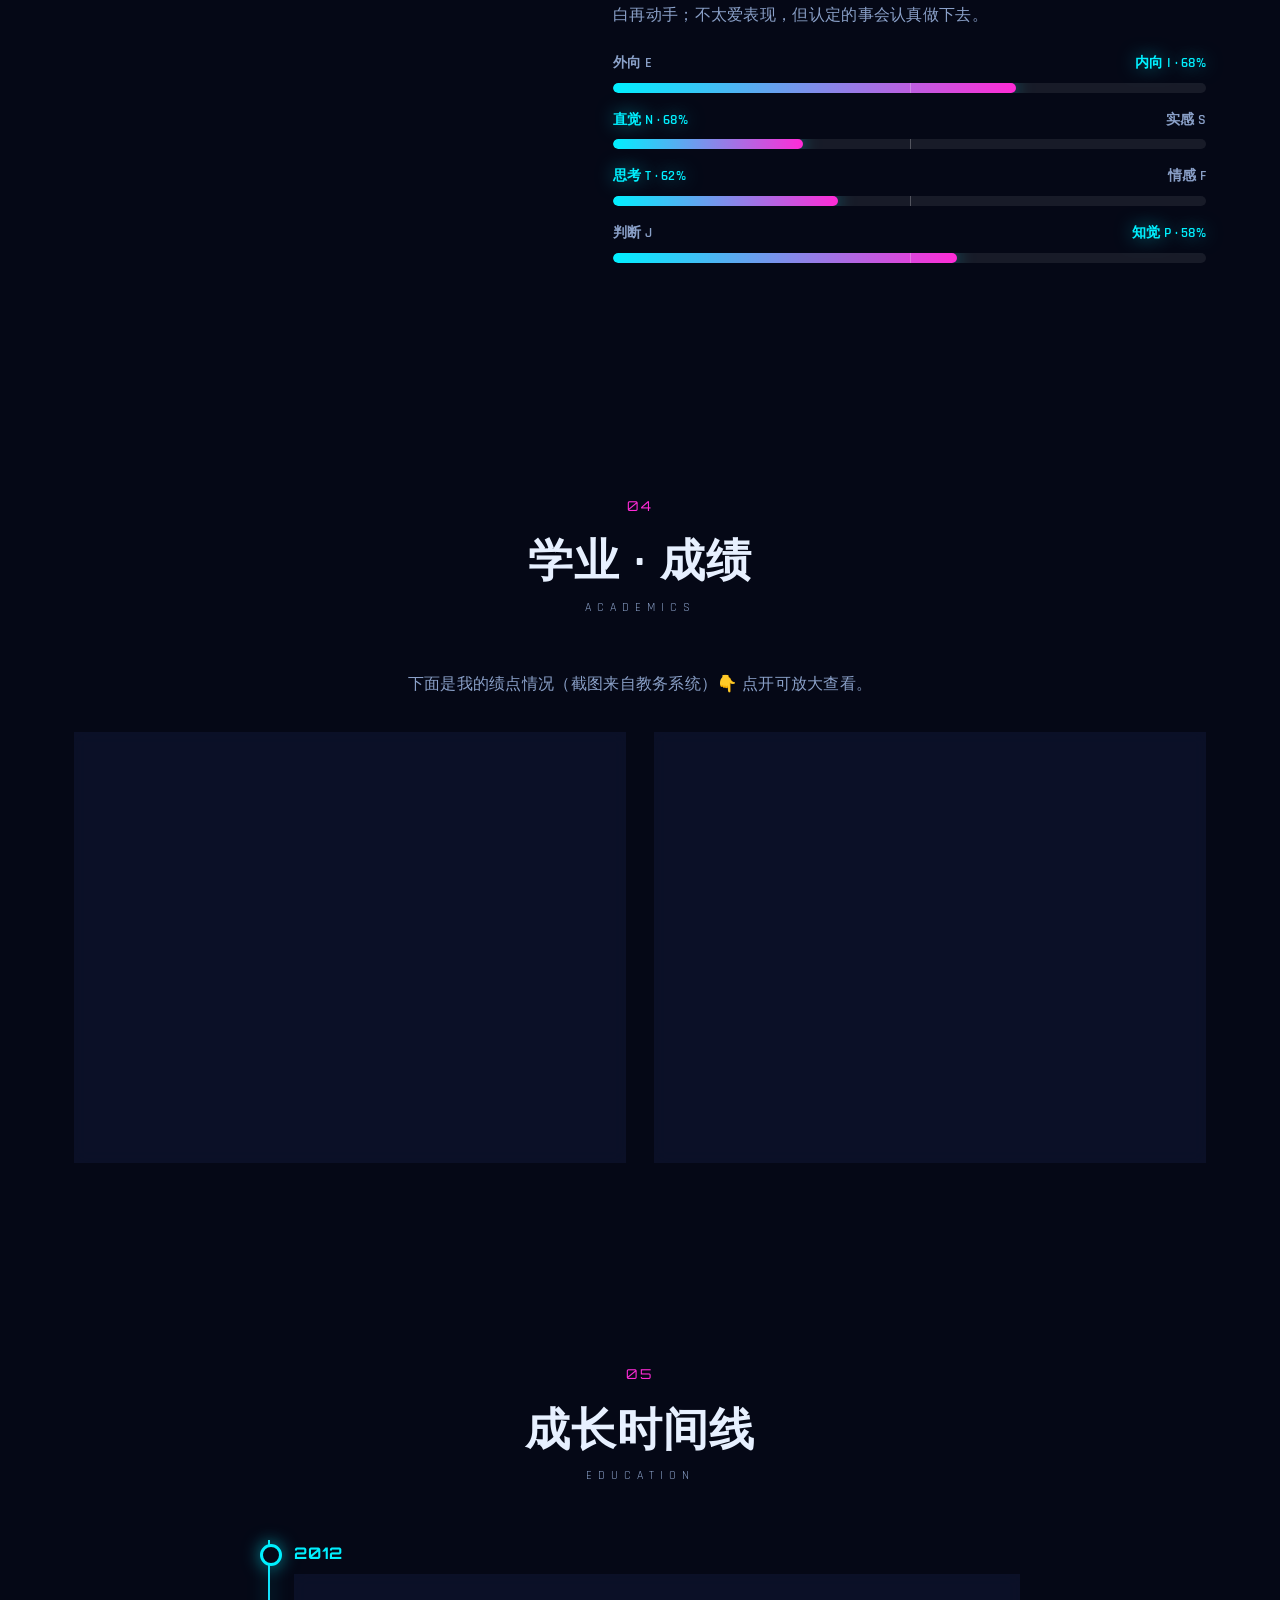
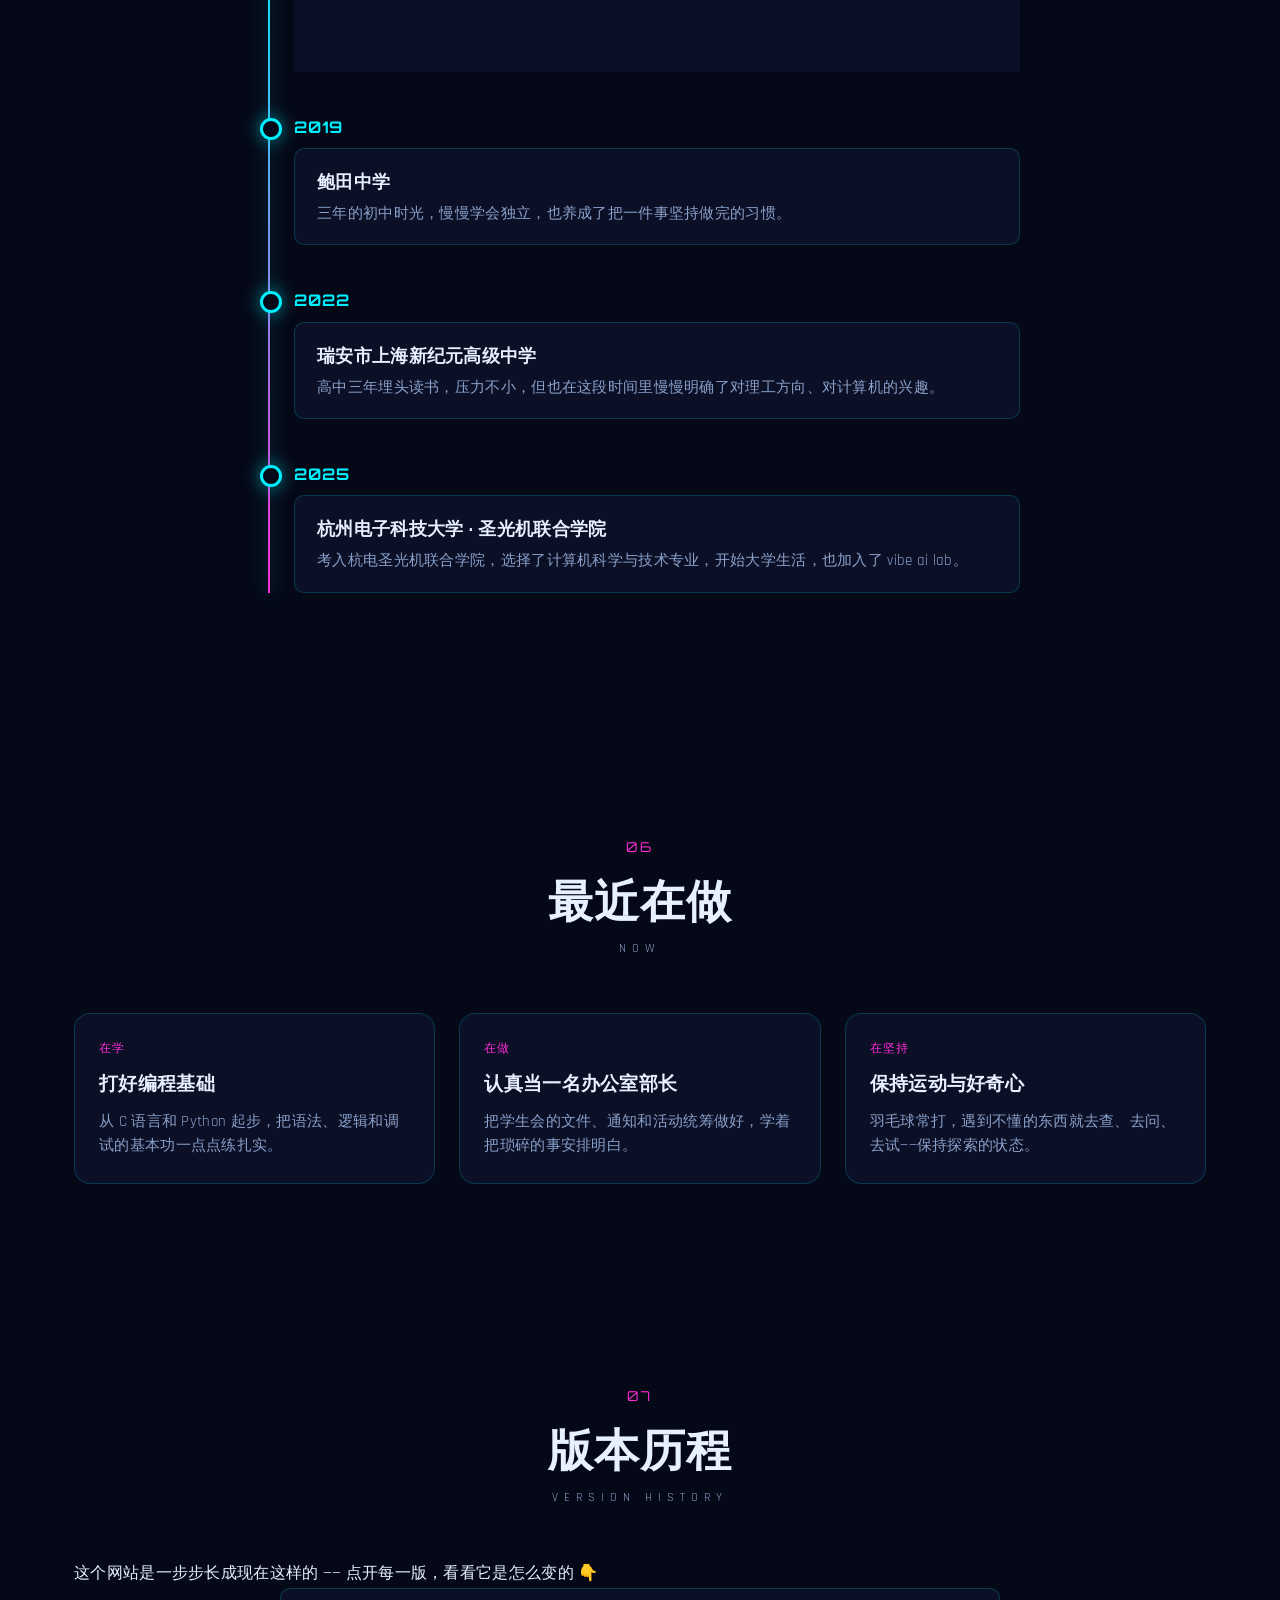
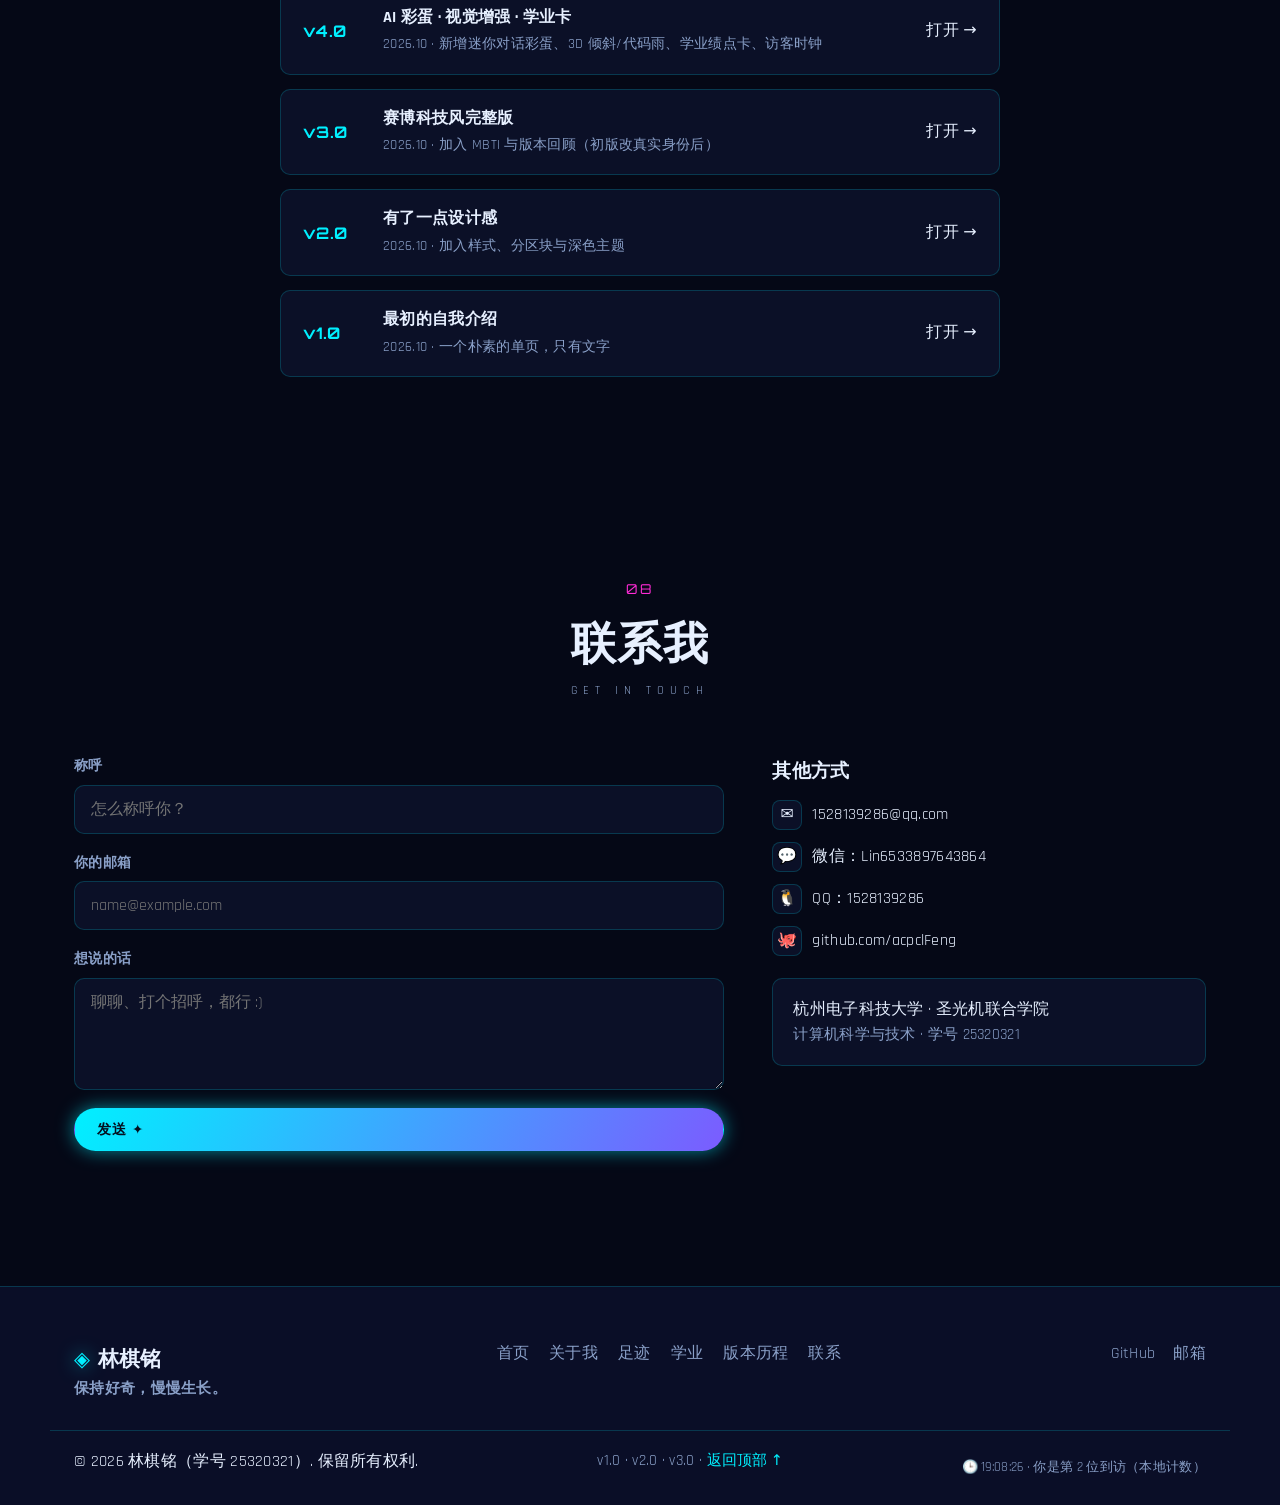
<file: versions/v4/index.html>
<!DOCTYPE html>
<html lang="zh-CN">
<head>
  <meta charset="UTF-8" />
  <meta name="viewport" content="width=device-width, initial-scale=1.0" />
  <title>林棋铭 · 个人主页</title>
  <meta name="description" content="林棋铭 的个人主页 —— 杭州电子科技大学圣光机联合学院计算机科学与技术在读，爱探索、爱打羽毛球。" />
  <meta name="author" content="林棋铭" />
  <meta name="keywords" content="林棋铭,个人主页,杭州电子科技大学,圣光机联合学院,计算机科学与技术,自我介绍" />
  <meta name="theme-color" content="#050816" />

  <!-- Open Graph / 社交分享 -->
  <meta property="og:type" content="website" />
  <meta property="og:title" content="林棋铭 · 个人主页" />
  <meta property="og:description" content="杭州电子科技大学 · 计算机科学与技术 · 大二在读。爱探索，爱打羽毛球。" />
  <meta property="og:locale" content="zh_CN" />

  <!-- 字体：Orbitron 做科技标题，Rajdhani 做正文，均带 fallback -->
  <link rel="preconnect" href="https://fonts.googleapis.com" />
  <link rel="preconnect" href="https://fonts.gstatic.com" crossorigin />
  <link href="https://fonts.googleapis.com/css2?family=Orbitron:wght@500;700;900&family=Rajdhani:wght@400;500;600;700&display=swap" rel="stylesheet" />

  <link rel="stylesheet" href="assets/css/style.css" />
  <link rel="icon" href="assets/img/favicon.svg" type="image/svg+xml" />
</head>
<body data-theme="dark">

  <!-- 顶部滚动进度条 -->
  <div class="scroll-progress" id="scrollProgress" aria-hidden="true"></div>

  <!-- 鼠标跟随霓虹光晕 -->
  <div class="cursor-glow" id="cursorGlow" aria-hidden="true"></div>

  <!-- Matrix 代码雨叠加层（可开关，默认关闭） -->
  <canvas class="matrix-canvas" id="matrixCanvas" aria-hidden="true"></canvas>

  <!-- ============ Header ============ -->
  <header class="site-header" id="siteHeader">
    <div class="header-inner">
      <a href="#hero" class="logo" aria-label="返回首页">
        <span class="logo-mark">◈</span>
        <span class="logo-text">林棋铭</span>
      </a>

      <nav class="main-nav" id="mainNav" aria-label="主导航">
        <a href="#hero" class="nav-link">首页</a>
        <a href="#about" class="nav-link">关于我</a>
        <a href="#projects" class="nav-link">足迹</a>
        <a href="#skills" class="nav-link">MBTI</a>
        <a href="#academics" class="nav-link">学业</a>
        <a href="#blog" class="nav-link">近况</a>
        <a href="#contact" class="nav-link">联系</a>
      </nav>

      <div class="header-actions">
        <a href="#versions" class="btn btn-ghost btn-sm">查看往期版本</a>
        <a href="#contact" class="btn btn-primary btn-sm">联系我</a>
        <button class="theme-toggle" id="themeToggle" aria-label="切换主题" title="切换明暗主题">
          <span class="theme-icon">🌙</span>
        </button>
        <button class="menu-toggle" id="menuToggle" aria-label="打开菜单" aria-expanded="false">
          <span></span><span></span><span></span>
        </button>
      </div>
    </div>
  </header>

  <!-- 移动端抽屉菜单 -->
  <div class="mobile-menu" id="mobileMenu" aria-hidden="true">
    <a href="#hero" class="m-link">首页</a>
    <a href="#about" class="m-link">关于我</a>
    <a href="#projects" class="m-link">足迹</a>
    <a href="#skills" class="m-link">MBTI</a>
    <a href="#academics" class="m-link">学业</a>
    <a href="#blog" class="m-link">近况</a>
    <a href="#contact" class="m-link">联系</a>
    <div class="m-actions">
      <a href="#versions" class="btn btn-ghost btn-sm">查看往期版本</a>
      <a href="#contact" class="btn btn-primary btn-sm">联系我</a>
    </div>
  </div>

  <div style="background:rgba(0,240,255,.08);border-bottom:1px solid rgba(0,240,255,.3);color:#cfe9ff;padding:10px 16px;text-align:center;font-size:.9rem;">🕓 你正在查看 <strong>v4.0</strong> 历史版本 —— <a href="../../index.html" style="color:#00f0ff;font-weight:700;">返回最新版本 →</a></div>
<main>
    <!-- ============ Hero ============ -->
    <section class="hero" id="hero">
      <canvas class="hero-canvas" id="heroCanvas" aria-hidden="true"></canvas>
      <div class="hero-grid" aria-hidden="true"></div>

      <div class="hero-content">
        <p class="hero-eyebrow">// 杭州电子科技大学 · 圣光机联合学院</p>
        <h1 class="hero-title">
          <span class="glitch" data-text="林棋铭">林棋铭</span>
        </h1>
        <p class="hero-typed">
          <span id="typedText"></span><span class="caret">|</span>
        </p>
        <p class="hero-tagline">一个爱探索、爱打羽毛球的大二学生。保持好奇，慢慢生长。</p>

        <div class="hero-buttons">
          <a href="#projects" class="btn btn-primary">看看我的足迹 →</a>
          <a href="#contact" class="btn btn-ghost">联系我</a>
        </div>

        <div class="hero-stats">
          <div class="stat"><span class="stat-num" data-count="2">0</span><span class="stat-label">大二在读</span></div>
          <div class="stat"><span class="stat-num" data-count="1">0</span><span class="stat-label">学生会职务</span></div>
          <div class="stat"><span class="stat-num">∞</span><span class="stat-label">好奇心</span></div>
        </div>
      </div>

      <a href="#about" class="scroll-hint" aria-label="向下滚动">
        <span class="mouse"><span class="wheel"></span></span>
      </a>
    </section>

    <!-- ============ About ============ -->
    <section class="section about" id="about">
      <div class="container">
        <div class="section-head">
          <span class="section-index">01</span>
          <h2 class="section-title">关于我</h2>
          <p class="section-sub">ABOUT</p>
        </div>

        <div class="about-card">
          <div class="about-photo">
            <div class="photo-frame">
              <img src="assets/img/avatar-林棋铭.jpg" alt="林棋铭 的头像" loading="lazy" />
              <div class="photo-ring"></div>
            </div>
            <div class="about-id">
              <span class="id-name">林棋铭</span>
              <span class="id-no">学号 25320321</span>
            </div>
          </div>

          <div class="about-text">
            <h3 class="about-name">你好，我是 <span class="hl">林棋铭</span> 👋</h3>
            <p class="about-lead">
              杭州电子科技大学 · 圣光机联合学院 · 计算机科学与技术 · <strong>大二在读</strong>。
            </p>
            <p>
              我是杭电圣光机联合学院计算机科学与技术的大二本科生。个人比较爱好探索，喜欢打羽毛球；
              在学院里，我也担任院学生会办公室部长，懂一些编程基础，正在一点点把基础打扎实。
            </p>

            <div class="about-tags">
              <span class="tag">🌱 爱探索</span>
              <span class="tag">🏸 羽毛球</span>
              <span class="tag">🏢 院学生会办公室部长</span>
              <span class="tag">💻 编程入门中</span>
            </div>

            <p class="about-values">
              <strong>我的态度：</strong> 先把基础打牢，再谈做出什么；真诚 > 聪明，坚持 > 速成。
            </p>
          </div>
        </div>
      </div>
    </section>

    <!-- ============ 成长足迹（原作品画廊） ============ -->
    <section class="section projects" id="projects">
      <div class="container">
        <div class="section-head">
          <span class="section-index">02</span>
          <h2 class="section-title">成长足迹</h2>
          <p class="section-sub">MY TRACKS</p>
        </div>

        <div class="project-grid" id="projectGrid">
          <!-- 卡片由 JS 注入，亦可直接在此手写 -->
        </div>
      </div>
    </section>

    <!-- ============ MBTI（原技能） ============ -->
    <section class="section skills" id="skills">
      <div class="container">
        <div class="section-head">
          <span class="section-index">03</span>
          <h2 class="section-title">我的 MBTI</h2>
          <p class="section-sub">PERSONALITY</p>
        </div>

        <div class="skills-grid">
          <div class="radar-wrap">
            <canvas id="radarCanvas" width="420" height="420" aria-label="MBTI 四维雷达图"></canvas>
          </div>
          <div class="mbti-panel" id="mbtiPanel">
            <!-- 由 JS 注入 -->
          </div>
        </div>
      </div>
    </section>

    <!-- ============ 学业 / 成绩 ============ -->
    <section class="section academics" id="academics">
      <div class="container">
        <div class="section-head">
          <span class="section-index">04</span>
          <h2 class="section-title">学业 · 成绩</h2>
          <p class="section-sub">ACADEMICS</p>
        </div>

        <p class="academics-tip">下面是我的绩点情况（截图来自教务系统）👇 点开可放大查看。</p>
        <div class="academics-grid" id="academicsGrid">
          <!-- 绩点卡片由 JS 注入 -->
        </div>
      </div>
    </section>

    <!-- ============ 成长时间线 ============ -->
    <section class="section experience" id="experience">
      <div class="container">
        <div class="section-head">
          <span class="section-index">05</span>
          <h2 class="section-title">成长时间线</h2>
          <p class="section-sub">EDUCATION</p>
        </div>

        <div class="timeline" id="timeline">
          <!-- 时间线节点由 JS 注入 -->
        </div>
      </div>
    </section>

    <!-- ============ 近况（原博客） ============ -->
    <section class="section blog" id="blog">
      <div class="container">
        <div class="section-head">
          <span class="section-index">06</span>
          <h2 class="section-title">最近在做</h2>
          <p class="section-sub">NOW</p>
        </div>

        <div class="blog-grid" id="nowGrid">
          <!-- 近况卡片由 JS 注入 -->
        </div>
      </div>
    </section>

    <!-- ============ 版本历程 ============ -->
    <section class="section versions" id="versions">
      <div class="container">
        <div class="section-head">
          <span class="section-index">07</span>
          <h2 class="section-title">版本历程</h2>
          <p class="section-sub">VERSION HISTORY</p>
        </div>
        <p class="versions-tip">这个网站是一步步长成现在这样的 —— 点开每一版，看看它是怎么变的 👇</p>
        <div class="version-list" id="versionList"></div>
      </div>
    </section>

    <!-- ============ Contact ============ -->
    <section class="section contact" id="contact">
      <div class="container">
        <div class="section-head">
          <span class="section-index">08</span>
          <h2 class="section-title">联系我</h2>
          <p class="section-sub">GET IN TOUCH</p>
        </div>

        <div class="contact-grid">
          <form class="contact-form" id="contactForm" novalidate>
            <div class="field">
              <label for="cf-name">称呼</label>
              <input type="text" id="cf-name" name="name" placeholder="怎么称呼你？" required />
            </div>
            <div class="field">
              <label for="cf-email">你的邮箱</label>
              <input type="email" id="cf-email" name="email" placeholder="name@example.com" required />
            </div>
            <div class="field">
              <label for="cf-msg">想说的话</label>
              <textarea id="cf-msg" name="message" rows="4" placeholder="聊聊、打个招呼，都行 :)" required></textarea>
            </div>
            <button type="submit" class="btn btn-primary">发送 ✦</button>
            <p class="form-note" id="formNote" role="status"></p>
          </form>

          <aside class="contact-side">
            <h3>其他方式</h3>
            <ul class="contact-list">
              <li><span class="c-icon">✉</span> <a href="mailto:1528139286@qq.com">1528139286@qq.com</a></li>
              <li><span class="c-icon">💬</span> 微信：Lin6533897643864</li>
              <li><span class="c-icon">🐧</span> QQ：1528139286</li>
              <li><span class="c-icon">🐙</span> <a href="https://github.com/acpclFeng" target="_blank" rel="noopener">github.com/acpclFeng</a></li>
            </ul>
            <div class="contact-card">
              <p>杭州电子科技大学 · 圣光机联合学院</p>
              <p class="muted">计算机科学与技术 · 学号 25320321</p>
            </div>
          </aside>
        </div>
      </div>
    </section>
  </main>

  <!-- ============ Footer ============ -->
  <footer class="site-footer">
    <div class="container footer-inner">
      <div class="footer-brand">
        <span class="logo-mark">◈</span> 林棋铭
        <p class="muted">保持好奇，慢慢生长。</p>
      </div>

      <nav class="footer-links" aria-label="页脚导航">
        <a href="#hero">首页</a>
        <a href="#about">关于我</a>
        <a href="#projects">足迹</a>
        <a href="#academics">学业</a>
        <a href="#versions">版本历程</a>
        <a href="#contact">联系</a>
      </nav>

      <div class="footer-social">
        <a href="https://github.com/acpclFeng" target="_blank" rel="noopener" aria-label="GitHub">GitHub</a>
        <a href="mailto:1528139286@qq.com" aria-label="邮箱">邮箱</a>
      </div>
    </div>

    <div class="footer-bottom">
      <p>© <span id="year"></span> 林棋铭（学号 25320321）. 保留所有权利.</p>
      <p class="muted">
        <a href="../v1/index.html">v1.0</a> ·
        <a href="../v2/index.html">v2.0</a> ·
        <a href="../v3/index.html">v3.0</a> ·
        <button class="to-top" id="toTop">返回顶部 ↑</button>
      </p>
      <p class="muted footer-meta">
        🕒 <span id="localClock">--:--:--</span> · 你是第 <span id="visitCount">1</span> 位到访（本地计数）
      </p>
    </div>
  </footer>

  <!-- 项目灯箱 -->
  <div class="lightbox" id="lightbox" aria-hidden="true" role="dialog" aria-modal="true">
    <div class="lightbox-inner">
      <button class="lightbox-close" id="lightboxClose" aria-label="关闭">✕</button>
      <div class="lightbox-body" id="lightboxBody"></div>
    </div>
  </div>

  <!-- 迷你 AI 对话彩蛋 -->
  <div class="chat-egg" id="chatEgg">
    <div class="chat-panel" id="chatPanel" aria-hidden="true">
      <div class="chat-head">
        <span>🤖 林棋铭 的 AI 分身</span>
        <button class="chat-close" id="chatClose" aria-label="关闭对话">✕</button>
      </div>
      <div class="chat-body" id="chatBody"></div>
      <form class="chat-input" id="chatForm">
        <input type="text" id="chatText" placeholder="问点什么…（试试：你是谁 / 专业 / 羽毛球）" autocomplete="off" />
        <button type="submit">发送</button>
      </form>
    </div>
    <button class="chat-fab" id="chatFab" aria-label="打开对话" title="和 林棋铭 的 AI 分身聊两句">🤖</button>
  </div>

  <!-- 代码雨开关 -->
  <button class="fx-toggle" id="fxToggle" aria-label="切换代码雨" title="切换 Matrix 代码雨背景">⛆</button>

  <script src="assets/js/particles.js"></script>
  <script src="assets/js/radar.js"></script>
  <script src="assets/js/data.js"></script>
  <script src="assets/js/matrix.js"></script>
  <script src="assets/js/chat.js"></script>
  <script src="assets/js/main.js"></script>
</body>
</html>
</file>
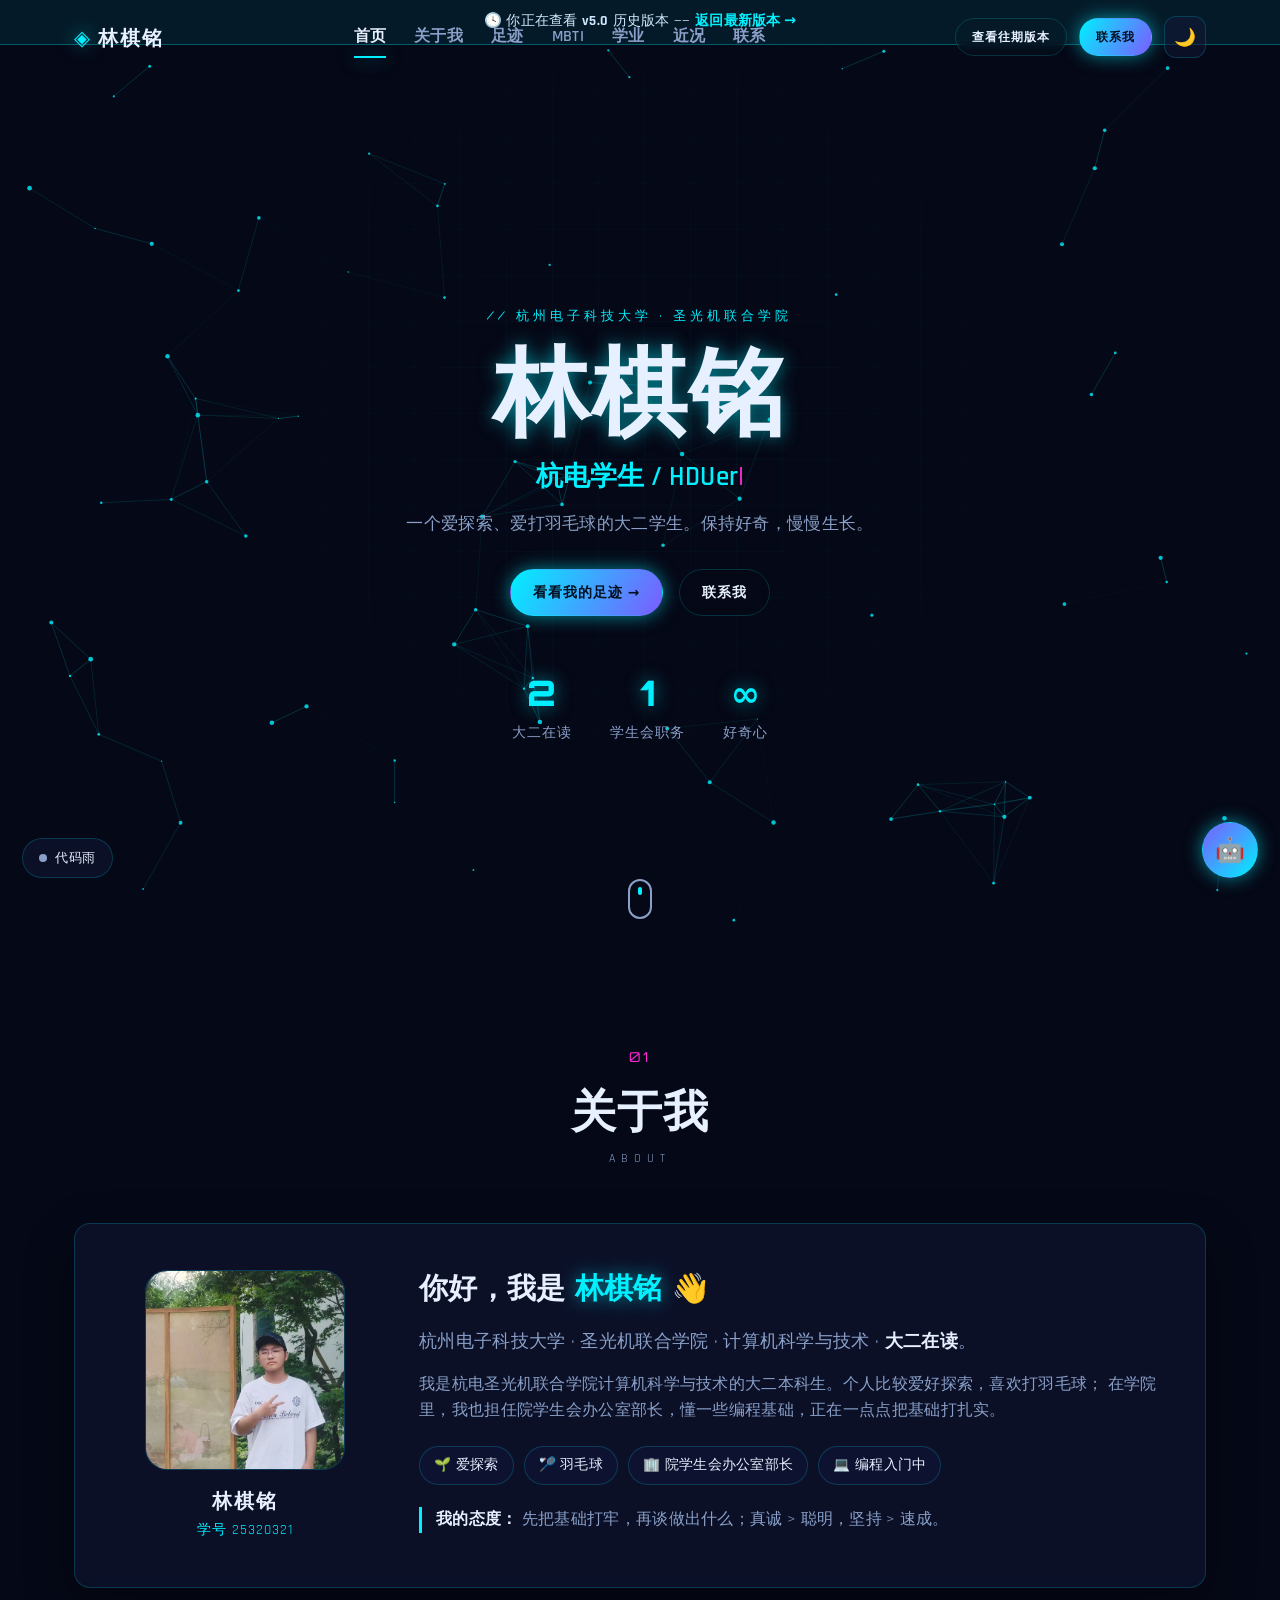
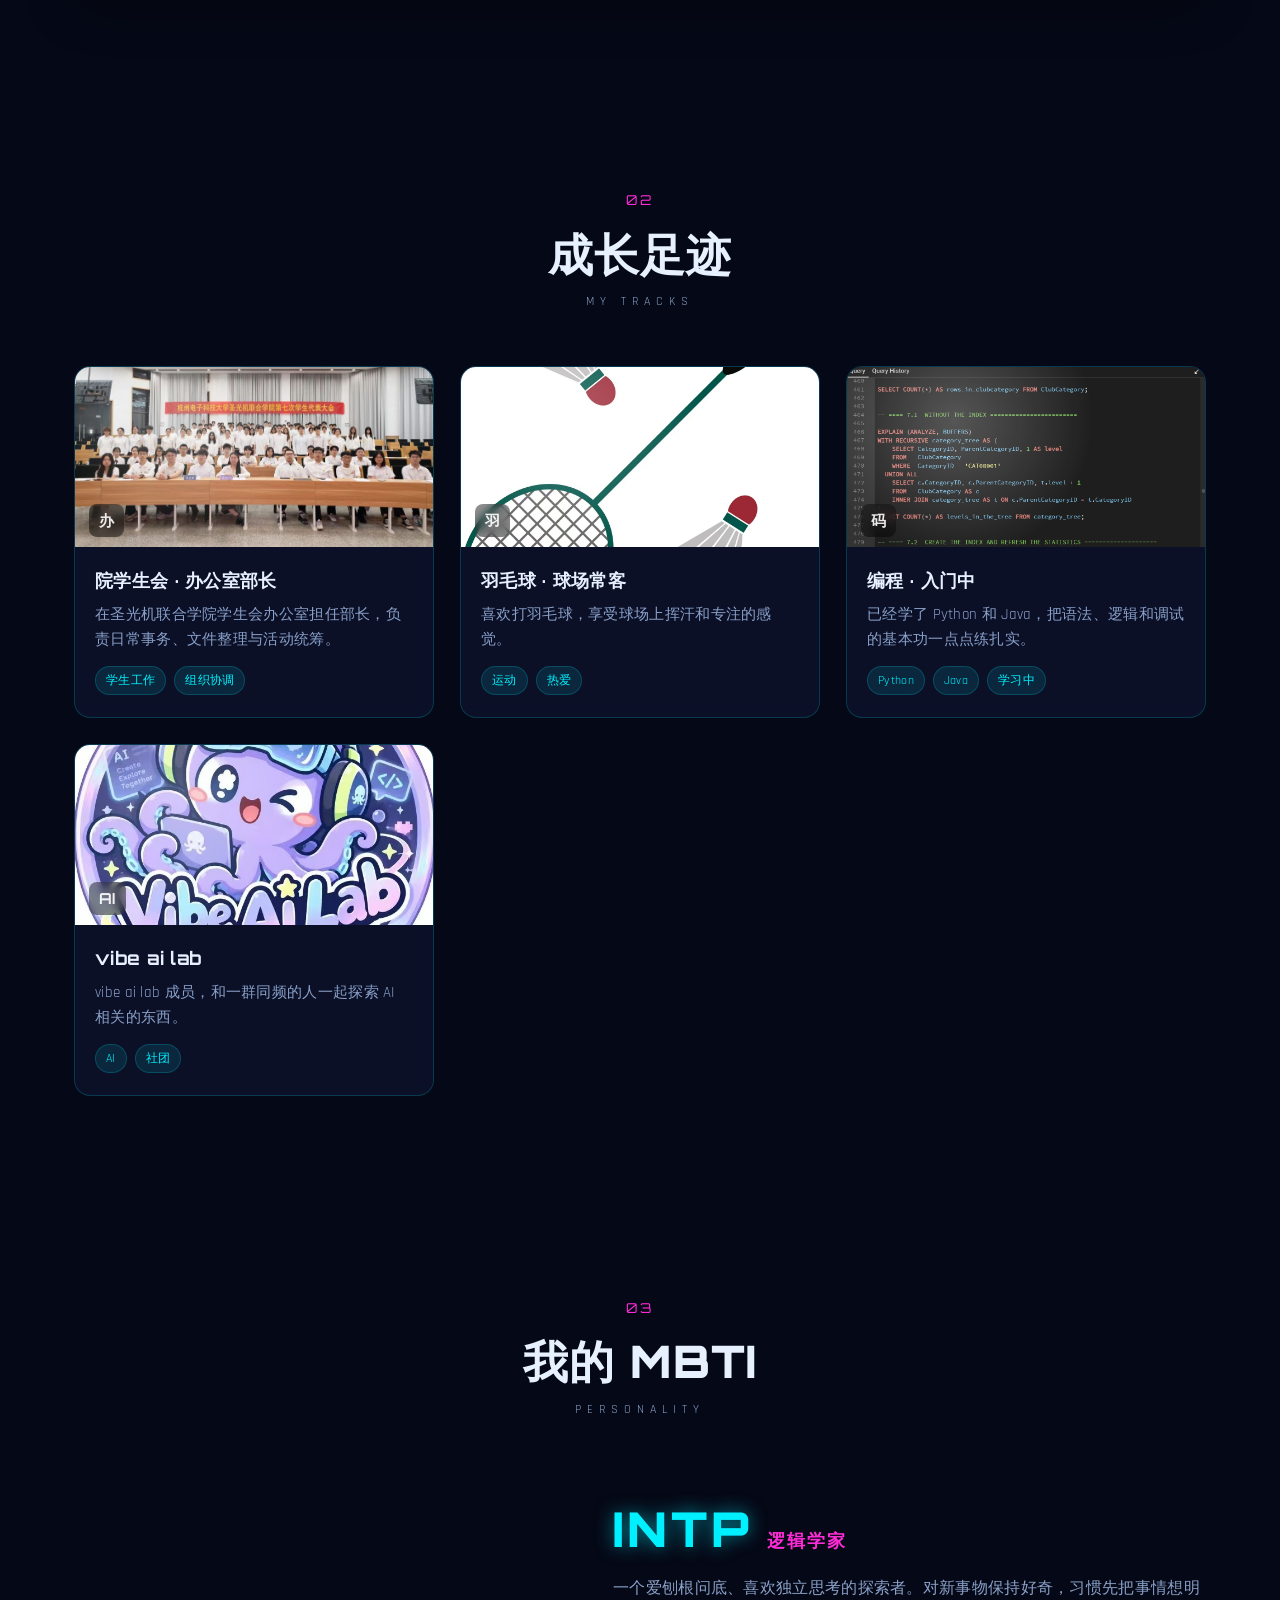
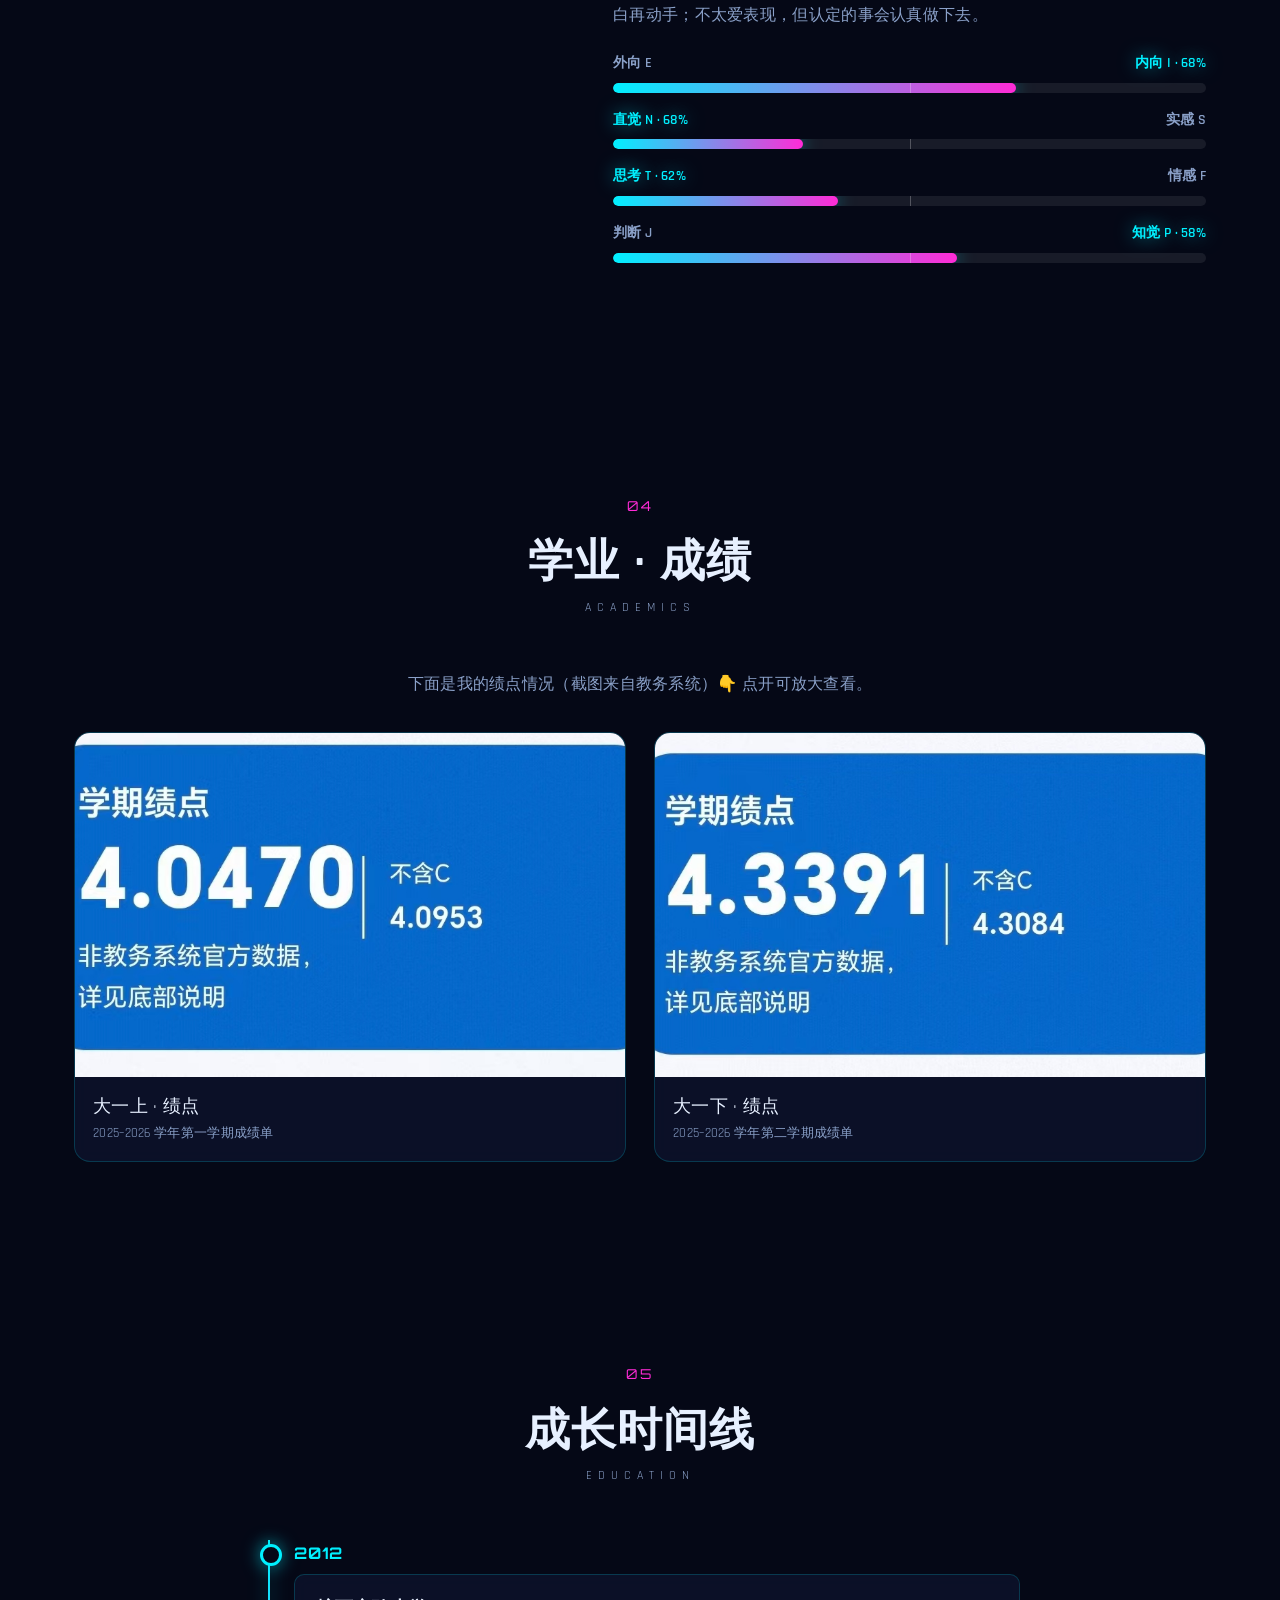
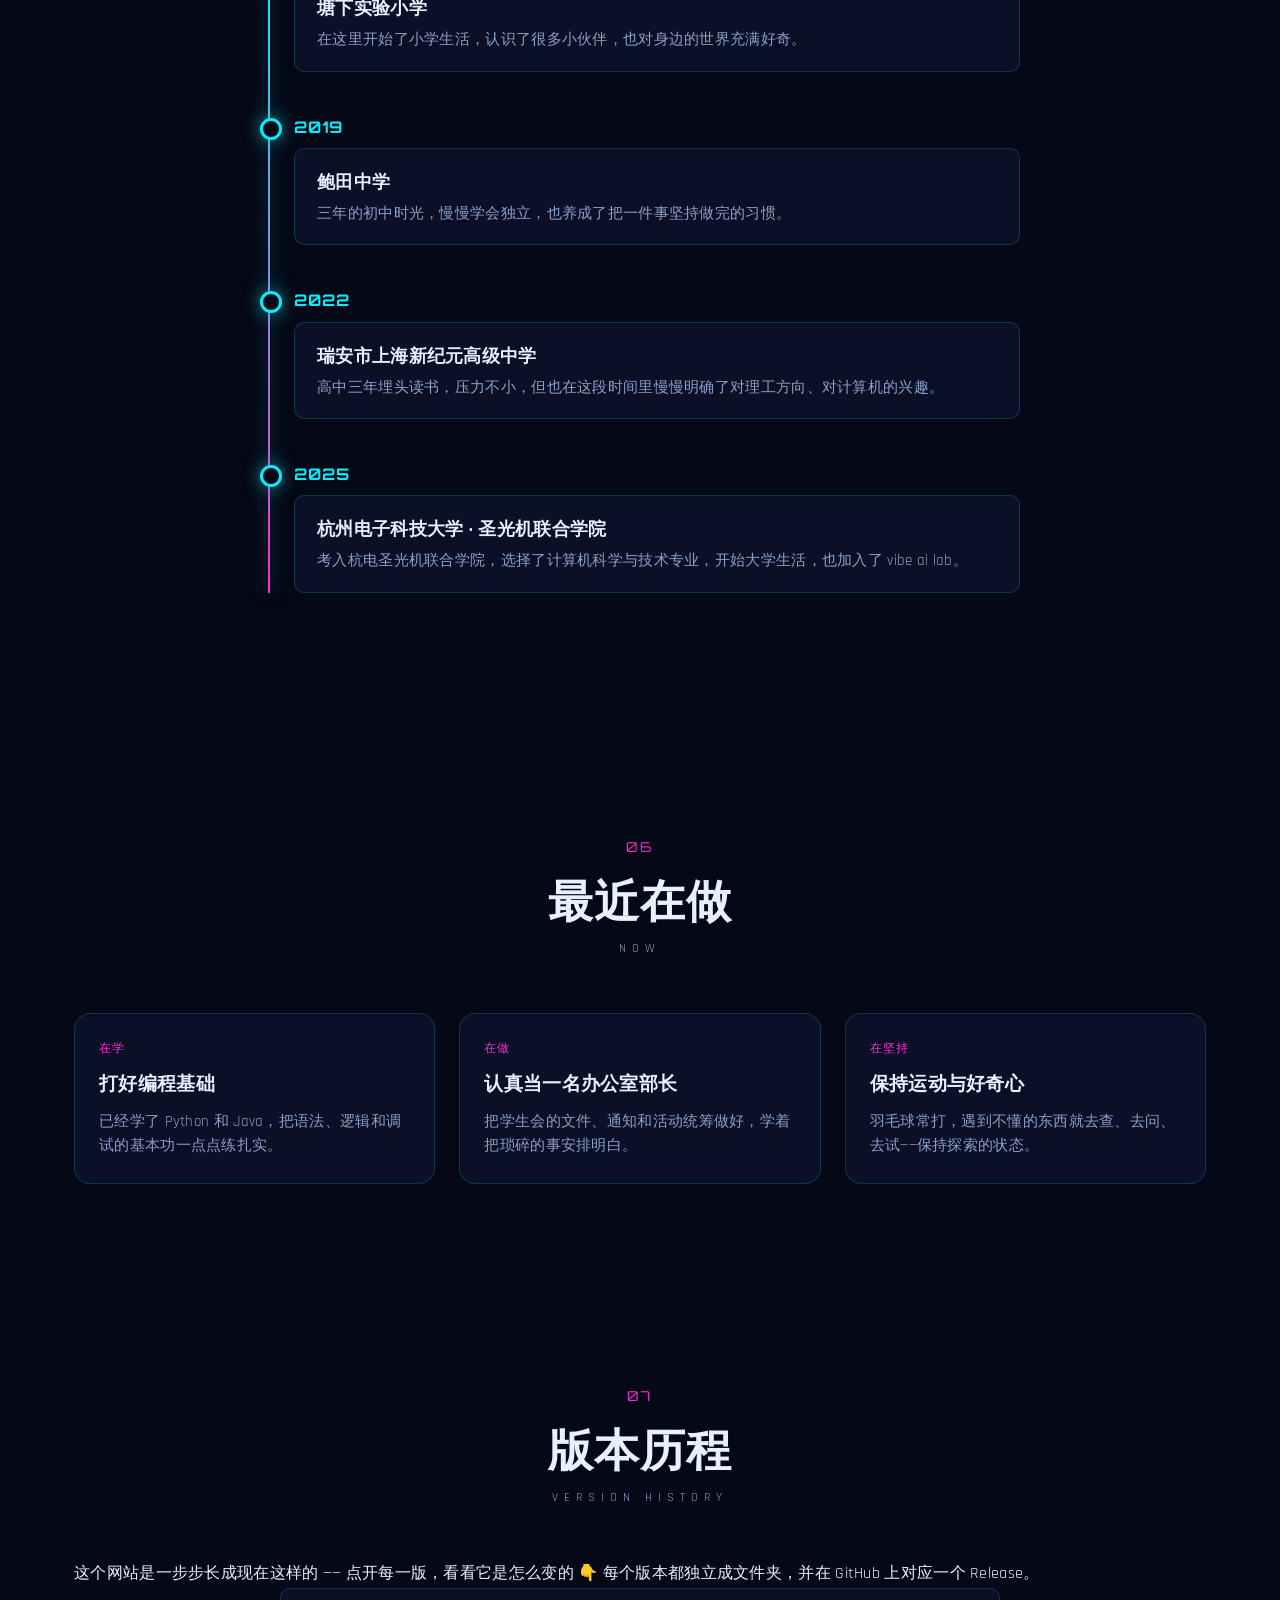
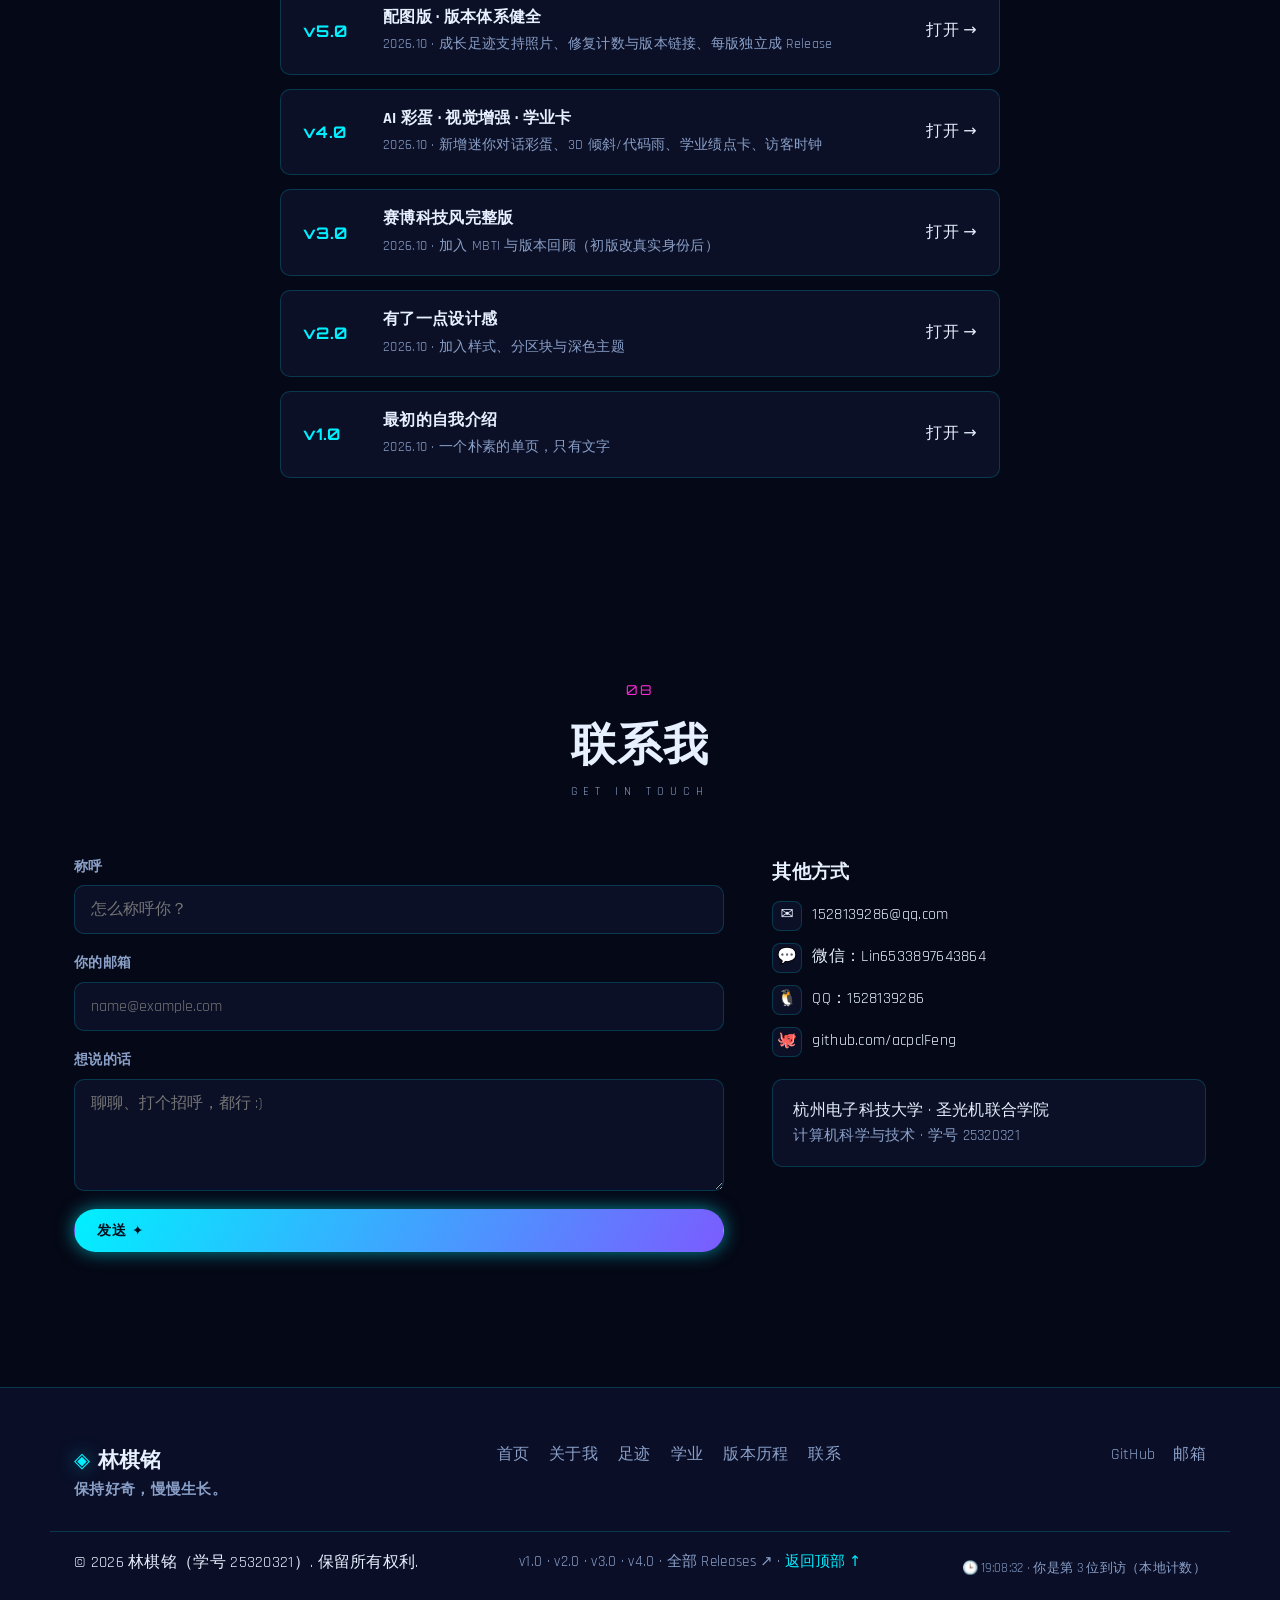
<file: versions/v5/index.html>
<!DOCTYPE html>
<html lang="zh-CN">
<head>
  <meta charset="UTF-8" />
  <meta name="viewport" content="width=device-width, initial-scale=1.0" />
  <title>林棋铭 · 个人主页</title>
  <meta name="description" content="林棋铭 的个人主页 —— 杭州电子科技大学圣光机联合学院计算机科学与技术在读，爱探索、爱打羽毛球。" />
  <meta name="author" content="林棋铭" />
  <meta name="keywords" content="林棋铭,个人主页,杭州电子科技大学,圣光机联合学院,计算机科学与技术,自我介绍" />
  <meta name="theme-color" content="#050816" />

  <!-- Open Graph / 社交分享 -->
  <meta property="og:type" content="website" />
  <meta property="og:title" content="林棋铭 · 个人主页" />
  <meta property="og:description" content="杭州电子科技大学 · 计算机科学与技术 · 大二在读。爱探索，爱打羽毛球。" />
  <meta property="og:locale" content="zh_CN" />

  <!-- 字体：Orbitron 做科技标题，Rajdhani 做正文，均带 fallback -->
  <link rel="preconnect" href="https://fonts.googleapis.com" />
  <link rel="preconnect" href="https://fonts.gstatic.com" crossorigin />
  <link href="https://fonts.googleapis.com/css2?family=Orbitron:wght@500;700;900&family=Rajdhani:wght@400;500;600;700&display=swap" rel="stylesheet" />

  <link rel="stylesheet" href="assets/css/style.css" />
  <link rel="icon" href="assets/img/favicon.svg" type="image/svg+xml" />
</head>
<body data-theme="dark">

  <!-- 顶部滚动进度条 -->
  <div class="scroll-progress" id="scrollProgress" aria-hidden="true"></div>

  <!-- 鼠标跟随霓虹光晕 -->
  <div class="cursor-glow" id="cursorGlow" aria-hidden="true"></div>

  <!-- Matrix 代码雨叠加层（可开关，默认关闭） -->
  <canvas class="matrix-canvas" id="matrixCanvas" aria-hidden="true"></canvas>

  <!-- ============ Header ============ -->
  <header class="site-header" id="siteHeader">
    <div class="header-inner">
      <a href="#hero" class="logo" aria-label="返回首页">
        <span class="logo-mark">◈</span>
        <span class="logo-text">林棋铭</span>
      </a>

      <nav class="main-nav" id="mainNav" aria-label="主导航">
        <a href="#hero" class="nav-link">首页</a>
        <a href="#about" class="nav-link">关于我</a>
        <a href="#projects" class="nav-link">足迹</a>
        <a href="#skills" class="nav-link">MBTI</a>
        <a href="#academics" class="nav-link">学业</a>
        <a href="#blog" class="nav-link">近况</a>
        <a href="#contact" class="nav-link">联系</a>
      </nav>

      <div class="header-actions">
        <a href="#versions" class="btn btn-ghost btn-sm">查看往期版本</a>
        <a href="#contact" class="btn btn-primary btn-sm">联系我</a>
        <button class="theme-toggle" id="themeToggle" aria-label="切换主题" title="切换明暗主题">
          <span class="theme-icon">🌙</span>
        </button>
        <button class="menu-toggle" id="menuToggle" aria-label="打开菜单" aria-expanded="false">
          <span></span><span></span><span></span>
        </button>
      </div>
    </div>
  </header>

  <!-- 移动端抽屉菜单 -->
  <div class="mobile-menu" id="mobileMenu" aria-hidden="true">
    <a href="#hero" class="m-link">首页</a>
    <a href="#about" class="m-link">关于我</a>
    <a href="#projects" class="m-link">足迹</a>
    <a href="#skills" class="m-link">MBTI</a>
    <a href="#academics" class="m-link">学业</a>
    <a href="#blog" class="m-link">近况</a>
    <a href="#contact" class="m-link">联系</a>
    <div class="m-actions">
      <a href="#versions" class="btn btn-ghost btn-sm">查看往期版本</a>
      <a href="#contact" class="btn btn-primary btn-sm">联系我</a>
    </div>
  </div>

  <div style="background:rgba(0,240,255,.08);border-bottom:1px solid rgba(0,240,255,.3);color:#cfe9ff;padding:10px 16px;text-align:center;font-size:.9rem;">🕓 你正在查看 <strong>v5.0</strong> 历史版本 —— <a href="../../index.html" style="color:#00f0ff;font-weight:700;">返回最新版本 →</a></div>
<main>
    <!-- ============ Hero ============ -->
    <section class="hero" id="hero">
      <canvas class="hero-canvas" id="heroCanvas" aria-hidden="true"></canvas>
      <div class="hero-grid" aria-hidden="true"></div>

      <div class="hero-content">
        <p class="hero-eyebrow">// 杭州电子科技大学 · 圣光机联合学院</p>
        <h1 class="hero-title">
          <span class="glitch" data-text="林棋铭">林棋铭</span>
        </h1>
        <p class="hero-typed">
          <span id="typedText"></span><span class="caret">|</span>
        </p>
        <p class="hero-tagline">一个爱探索、爱打羽毛球的大二学生。保持好奇，慢慢生长。</p>

        <div class="hero-buttons">
          <a href="#projects" class="btn btn-primary">看看我的足迹 →</a>
          <a href="#contact" class="btn btn-ghost">联系我</a>
        </div>

        <div class="hero-stats">
          <div class="stat"><span class="stat-num" data-count="2">0</span><span class="stat-label">大二在读</span></div>
          <div class="stat"><span class="stat-num" data-count="1">0</span><span class="stat-label">学生会职务</span></div>
          <div class="stat"><span class="stat-num">∞</span><span class="stat-label">好奇心</span></div>
        </div>
      </div>

      <a href="#about" class="scroll-hint" aria-label="向下滚动">
        <span class="mouse"><span class="wheel"></span></span>
      </a>
    </section>

    <!-- ============ About ============ -->
    <section class="section about" id="about">
      <div class="container">
        <div class="section-head">
          <span class="section-index">01</span>
          <h2 class="section-title">关于我</h2>
          <p class="section-sub">ABOUT</p>
        </div>

        <div class="about-card">
          <div class="about-photo">
            <div class="photo-frame">
              <img src="assets/img/avatar-林棋铭.jpg" alt="林棋铭 的头像" loading="lazy" />
              <div class="photo-ring"></div>
            </div>
            <div class="about-id">
              <span class="id-name">林棋铭</span>
              <span class="id-no">学号 25320321</span>
            </div>
          </div>

          <div class="about-text">
            <h3 class="about-name">你好，我是 <span class="hl">林棋铭</span> 👋</h3>
            <p class="about-lead">
              杭州电子科技大学 · 圣光机联合学院 · 计算机科学与技术 · <strong>大二在读</strong>。
            </p>
            <p>
              我是杭电圣光机联合学院计算机科学与技术的大二本科生。个人比较爱好探索，喜欢打羽毛球；
              在学院里，我也担任院学生会办公室部长，懂一些编程基础，正在一点点把基础打扎实。
            </p>

            <div class="about-tags">
              <span class="tag">🌱 爱探索</span>
              <span class="tag">🏸 羽毛球</span>
              <span class="tag">🏢 院学生会办公室部长</span>
              <span class="tag">💻 编程入门中</span>
            </div>

            <p class="about-values">
              <strong>我的态度：</strong> 先把基础打牢，再谈做出什么；真诚 > 聪明，坚持 > 速成。
            </p>
          </div>
        </div>
      </div>
    </section>

    <!-- ============ 成长足迹（原作品画廊） ============ -->
    <section class="section projects" id="projects">
      <div class="container">
        <div class="section-head">
          <span class="section-index">02</span>
          <h2 class="section-title">成长足迹</h2>
          <p class="section-sub">MY TRACKS</p>
        </div>

        <div class="project-grid" id="projectGrid">
          <!-- 卡片由 JS 注入，亦可直接在此手写 -->
        </div>
      </div>
    </section>

    <!-- ============ MBTI（原技能） ============ -->
    <section class="section skills" id="skills">
      <div class="container">
        <div class="section-head">
          <span class="section-index">03</span>
          <h2 class="section-title">我的 MBTI</h2>
          <p class="section-sub">PERSONALITY</p>
        </div>

        <div class="skills-grid">
          <div class="radar-wrap">
            <canvas id="radarCanvas" width="420" height="420" aria-label="MBTI 四维雷达图"></canvas>
          </div>
          <div class="mbti-panel" id="mbtiPanel">
            <!-- 由 JS 注入 -->
          </div>
        </div>
      </div>
    </section>

    <!-- ============ 学业 / 成绩 ============ -->
    <section class="section academics" id="academics">
      <div class="container">
        <div class="section-head">
          <span class="section-index">04</span>
          <h2 class="section-title">学业 · 成绩</h2>
          <p class="section-sub">ACADEMICS</p>
        </div>

        <p class="academics-tip">下面是我的绩点情况（截图来自教务系统）👇 点开可放大查看。</p>
        <div class="academics-grid" id="academicsGrid">
          <!-- 绩点卡片由 JS 注入 -->
        </div>
      </div>
    </section>

    <!-- ============ 成长时间线 ============ -->
    <section class="section experience" id="experience">
      <div class="container">
        <div class="section-head">
          <span class="section-index">05</span>
          <h2 class="section-title">成长时间线</h2>
          <p class="section-sub">EDUCATION</p>
        </div>

        <div class="timeline" id="timeline">
          <!-- 时间线节点由 JS 注入 -->
        </div>
      </div>
    </section>

    <!-- ============ 近况（原博客） ============ -->
    <section class="section blog" id="blog">
      <div class="container">
        <div class="section-head">
          <span class="section-index">06</span>
          <h2 class="section-title">最近在做</h2>
          <p class="section-sub">NOW</p>
        </div>

        <div class="blog-grid" id="nowGrid">
          <!-- 近况卡片由 JS 注入 -->
        </div>
      </div>
    </section>

    <!-- ============ 版本历程 ============ -->
    <section class="section versions" id="versions">
      <div class="container">
        <div class="section-head">
          <span class="section-index">07</span>
          <h2 class="section-title">版本历程</h2>
          <p class="section-sub">VERSION HISTORY</p>
        </div>
        <p class="versions-tip">这个网站是一步步长成现在这样的 —— 点开每一版，看看它是怎么变的 👇 每个版本都独立成文件夹，并在 GitHub 上对应一个 Release。</p>
        <div class="version-list" id="versionList"></div>
      </div>
    </section>

    <!-- ============ Contact ============ -->
    <section class="section contact" id="contact">
      <div class="container">
        <div class="section-head">
          <span class="section-index">08</span>
          <h2 class="section-title">联系我</h2>
          <p class="section-sub">GET IN TOUCH</p>
        </div>

        <div class="contact-grid">
          <form class="contact-form" id="contactForm" novalidate>
            <div class="field">
              <label for="cf-name">称呼</label>
              <input type="text" id="cf-name" name="name" placeholder="怎么称呼你？" required />
            </div>
            <div class="field">
              <label for="cf-email">你的邮箱</label>
              <input type="email" id="cf-email" name="email" placeholder="name@example.com" required />
            </div>
            <div class="field">
              <label for="cf-msg">想说的话</label>
              <textarea id="cf-msg" name="message" rows="4" placeholder="聊聊、打个招呼，都行 :)" required></textarea>
            </div>
            <button type="submit" class="btn btn-primary">发送 ✦</button>
            <p class="form-note" id="formNote" role="status"></p>
          </form>

          <aside class="contact-side">
            <h3>其他方式</h3>
            <ul class="contact-list">
              <li><span class="c-icon">✉</span> <a href="mailto:1528139286@qq.com">1528139286@qq.com</a></li>
              <li><span class="c-icon">💬</span> 微信：Lin6533897643864</li>
              <li><span class="c-icon">🐧</span> QQ：1528139286</li>
              <li><span class="c-icon">🐙</span> <a href="https://github.com/acpclFeng" target="_blank" rel="noopener">github.com/acpclFeng</a></li>
            </ul>
            <div class="contact-card">
              <p>杭州电子科技大学 · 圣光机联合学院</p>
              <p class="muted">计算机科学与技术 · 学号 25320321</p>
            </div>
          </aside>
        </div>
      </div>
    </section>
  </main>

  <!-- ============ Footer ============ -->
  <footer class="site-footer">
    <div class="container footer-inner">
      <div class="footer-brand">
        <span class="logo-mark">◈</span> 林棋铭
        <p class="muted">保持好奇，慢慢生长。</p>
      </div>

      <nav class="footer-links" aria-label="页脚导航">
        <a href="#hero">首页</a>
        <a href="#about">关于我</a>
        <a href="#projects">足迹</a>
        <a href="#academics">学业</a>
        <a href="#versions">版本历程</a>
        <a href="#contact">联系</a>
      </nav>

      <div class="footer-social">
        <a href="https://github.com/acpclFeng" target="_blank" rel="noopener" aria-label="GitHub">GitHub</a>
        <a href="mailto:1528139286@qq.com" aria-label="邮箱">邮箱</a>
      </div>
    </div>

    <div class="footer-bottom">
      <p>© <span id="year"></span> 林棋铭（学号 25320321）. 保留所有权利.</p>
      <p class="muted">
        <a href="../v1/index.html">v1.0</a> ·
        <a href="../v2/index.html">v2.0</a> ·
        <a href="../v3/index.html">v3.0</a> ·
        <a href="../v4/index.html">v4.0</a> ·
        <a href="https://github.com/acpclFeng/personal-site/releases" target="_blank" rel="noopener">全部 Releases ↗</a> ·
        <button class="to-top" id="toTop">返回顶部 ↑</button>
      </p>
      <p class="muted footer-meta">
        🕒 <span id="localClock">--:--:--</span> · 你是第 <span id="visitCount">1</span> 位到访（本地计数）
      </p>
    </div>
  </footer>

  <!-- 项目灯箱 -->
  <div class="lightbox" id="lightbox" aria-hidden="true" role="dialog" aria-modal="true">
    <div class="lightbox-inner">
      <button class="lightbox-close" id="lightboxClose" aria-label="关闭">✕</button>
      <div class="lightbox-body" id="lightboxBody"></div>
    </div>
  </div>

  <!-- 迷你 AI 对话彩蛋 -->
  <div class="chat-egg" id="chatEgg">
    <div class="chat-panel" id="chatPanel" aria-hidden="true">
      <div class="chat-head">
        <span>🤖 林棋铭 的 AI 分身</span>
        <button class="chat-close" id="chatClose" aria-label="关闭对话">✕</button>
      </div>
      <div class="chat-body" id="chatBody"></div>
      <form class="chat-input" id="chatForm">
        <input type="text" id="chatText" placeholder="问点什么…（试试：你是谁 / 专业 / 羽毛球）" autocomplete="off" />
        <button type="submit">发送</button>
      </form>
    </div>
    <button class="chat-fab" id="chatFab" aria-label="打开对话" title="和 林棋铭 的 AI 分身聊两句">🤖</button>
  </div>

  <!-- 代码雨开关 -->
  <button class="fx-toggle" id="fxToggle" aria-label="切换代码雨背景" title="切换 Matrix 代码雨背景"><span class="fx-dot" aria-hidden="true"></span>代码雨</button>

  <script src="assets/js/particles.js"></script>
  <script src="assets/js/radar.js"></script>
  <script src="assets/js/data.js"></script>
  <script src="assets/js/matrix.js"></script>
  <script src="assets/js/chat.js"></script>
  <script src="assets/js/main.js"></script>
</body>
</html>
</file>
<file: assets/css/style.css>
/* =========================================================
   NOVA · 赛博科技风个人主页
   设计语言：深色霓虹 + 玻璃拟态 + 网格 + 辉光
   ========================================================= */

/* ---------- 变量（明暗双主题） ---------- */
:root {
  --bg: #050816;
  --bg-2: #0a0e27;
  --header-bg: rgba(5, 8, 22, 0.72);
  --surface: rgba(18, 24, 56, 0.55);
  --surface-solid: #0d1230;
  --border: rgba(0, 240, 255, 0.18);
  --text: #e7f0ff;
  --muted: #8aa0c8;
  --cyan: #00f0ff;
  --magenta: #ff2bd6;
  --purple: #7b5cff;
  --green: #38ffb0;
  --glow-cyan: 0 0 18px rgba(0, 240, 255, 0.55);
  --glow-magenta: 0 0 18px rgba(255, 43, 214, 0.5);
  --radius: 16px;
  --radius-sm: 10px;
  --maxw: 1180px;
  --ease: cubic-bezier(0.16, 1, 0.3, 1);
  --font-display: "Orbitron", "Rajdhani", system-ui, sans-serif;
  --font-body: "Rajdhani", system-ui, "PingFang SC", "Microsoft YaHei", sans-serif;
}

[data-theme="light"] {
  --bg: #eef2ff;
  --bg-2: #dde6ff;
  --header-bg: rgba(255, 255, 255, 0.88);
  --surface: rgba(255, 255, 255, 0.72);
  --surface-solid: #ffffff;
  --border: rgba(123, 92, 255, 0.28);
  --text: #0a1230;
  --muted: #46587e;
  --cyan: #0091c2;            /* 保留：保证主按钮深色文字对比度 */
  --magenta: #b3158a;          /* 压深：浅底小号强调文字可过 AA */
  --purple: #5b3df0;
  --green: #007a4d;            /* 压深：成功提示在浅底需更高对比 */
  --glow-cyan: 0 0 14px rgba(0, 145, 194, 0.35);
  --glow-magenta: 0 0 14px rgba(179, 21, 138, 0.30);
  /* 进度/天平轨道：浅底用深色淡纹（原白色半透明会隐形） */
  --track-bg: rgba(10, 18, 48, 0.10);
  --track-line: rgba(10, 18, 48, 0.22);
}

/* ---------- 基础 ---------- */
* { margin: 0; padding: 0; box-sizing: border-box; }
html { scroll-behavior: smooth; scroll-padding-top: 90px; }
body {
  font-family: var(--font-body);
  background: var(--bg);
  color: var(--text);
  line-height: 1.65;
  overflow-x: hidden;
  letter-spacing: 0.3px;
  transition: background 0.5s var(--ease), color 0.5s var(--ease);
}
a { color: inherit; text-decoration: none; }
img { max-width: 100%; display: block; }
.container { width: 100%; max-width: var(--maxw); margin: 0 auto; padding: 0 24px; }
.muted { color: var(--muted); font-size: 0.92rem; }
.hl { color: var(--cyan); text-shadow: var(--glow-cyan); }

/* ---------- 进度条 & 光晕 ---------- */
.scroll-progress {
  position: fixed; top: 0; left: 0; height: 3px; width: 0;
  background: linear-gradient(90deg, var(--cyan), var(--magenta));
  box-shadow: var(--glow-cyan); z-index: 200; transition: width 0.1s linear;
}
.cursor-glow {
  position: fixed; top: 0; left: 0; width: 420px; height: 420px;
  border-radius: 50%; pointer-events: none; z-index: 1;
  background: radial-gradient(circle, rgba(0, 240, 255, 0.12), transparent 60%);
  transform: translate(-50%, -50%); transition: opacity 0.3s; opacity: 0;
}

/* ---------- Header ---------- */
.site-header {
  position: fixed; top: 0; left: 0; right: 0; z-index: 100;
  transition: background 0.4s var(--ease), backdrop-filter 0.4s, box-shadow 0.4s;
}
.site-header.scrolled {
  background: var(--header-bg);
  backdrop-filter: blur(14px);
  border-bottom: 1px solid var(--border);
  box-shadow: 0 8px 30px rgba(0, 0, 0, 0.35);
}
[data-theme="light"] .site-header.scrolled {
  border-bottom-color: rgba(10, 18, 48, 0.12);
  box-shadow: 0 8px 26px rgba(10, 18, 48, 0.12);
}
.header-inner {
  max-width: var(--maxw); margin: 0 auto; padding: 16px 24px;
  display: flex; align-items: center; justify-content: space-between; gap: 20px;
}
.logo { display: flex; align-items: center; gap: 8px; font-family: var(--font-display); font-weight: 900; }
.logo-mark { color: var(--cyan); text-shadow: var(--glow-cyan); font-size: 1.3rem; }
.logo-text { font-size: 1.25rem; letter-spacing: 2px; position: relative; }
.main-nav { display: flex; gap: 28px; }
.nav-link {
  position: relative; font-weight: 600; font-size: 0.98rem; padding: 4px 0;
  color: var(--muted); transition: color 0.3s;
}
.nav-link::after {
  content: ""; position: absolute; left: 0; bottom: -4px; height: 2px; width: 0;
  background: var(--cyan); box-shadow: var(--glow-cyan); transition: width 0.3s var(--ease);
}
.nav-link:hover, .nav-link.active { color: var(--text); }
[data-theme="light"] .nav-link { color: #33436b; }
.nav-link:hover::after, .nav-link.active::after { width: 100%; }

.header-actions { display: flex; align-items: center; gap: 12px; }

/* ---------- 按钮 ---------- */
.btn {
  display: inline-flex; align-items: center; gap: 8px; font-family: var(--font-display);
  font-weight: 700; font-size: 0.85rem; letter-spacing: 1px; text-transform: uppercase;
  padding: 11px 22px; border-radius: 999px; cursor: pointer; border: 1px solid transparent;
  transition: transform 0.25s var(--ease), box-shadow 0.25s, background 0.3s;
}
.btn-sm { padding: 8px 16px; font-size: 0.75rem; }
.btn-primary {
  background: linear-gradient(120deg, var(--cyan), var(--purple));
  color: #04101f; box-shadow: var(--glow-cyan);
}
.btn-primary:hover { transform: translateY(-2px) scale(1.03); box-shadow: 0 0 28px rgba(0,240,255,0.7); }
.btn-ghost {
  background: transparent; color: var(--text); border-color: var(--border);
  backdrop-filter: blur(6px);
}
.btn-ghost:hover { border-color: var(--cyan); box-shadow: var(--glow-cyan); transform: translateY(-2px); }

.theme-toggle, .menu-toggle {
  width: 42px; height: 42px; border-radius: 12px; border: 1px solid var(--border);
  background: var(--surface); color: var(--text); cursor: pointer; display: grid; place-items: center;
  font-size: 1.1rem; transition: box-shadow 0.3s, transform 0.2s;
}
.theme-toggle:hover, .menu-toggle:hover { box-shadow: var(--glow-cyan); transform: translateY(-2px); }
.menu-toggle { display: none; flex-direction: column; gap: 5px; }
.menu-toggle span { width: 20px; height: 2px; background: var(--text); border-radius: 2px; transition: 0.3s; }

/* ---------- 移动端菜单 ---------- */
.mobile-menu {
  position: fixed; top: 0; right: -100%; width: min(78vw, 320px); height: 100vh; z-index: 150;
  background: var(--surface-solid); border-left: 1px solid var(--border);
  padding: 90px 28px 28px; display: flex; flex-direction: column; gap: 18px;
  transition: right 0.4s var(--ease); backdrop-filter: blur(20px);
}
.mobile-menu.open { right: 0; }
.m-link { font-size: 1.3rem; font-weight: 600; padding: 8px 0; border-bottom: 1px solid var(--border); }
.m-actions { display: flex; flex-direction: column; gap: 12px; margin-top: 10px; }

/* ---------- Hero ---------- */
.hero {
  position: relative; min-height: 100vh; display: grid; place-items: center;
  overflow: hidden; padding: 120px 24px 60px;
}
.hero-canvas { position: absolute; inset: 0; width: 100%; height: 100%; z-index: 0; }
.hero-grid {
  position: absolute; inset: 0; z-index: 0; opacity: 0.5;
  background-image:
    linear-gradient(rgba(0,240,255,0.07) 1px, transparent 1px),
    linear-gradient(90deg, rgba(0,240,255,0.07) 1px, transparent 1px);
  background-size: 46px 46px;
  mask-image: radial-gradient(circle at 50% 40%, #000 0%, transparent 75%);
}
.hero-content { position: relative; z-index: 2; text-align: center; max-width: 820px; }
.hero-eyebrow { font-family: var(--font-display); color: var(--cyan); letter-spacing: 4px; font-size: 0.8rem; margin-bottom: 14px; }
.hero-title { font-family: var(--font-display); font-weight: 900; font-size: clamp(2.8rem, 9vw, 6rem); line-height: 1; letter-spacing: 2px; }
.glitch { position: relative; display: inline-block; color: var(--text); text-shadow: var(--glow-cyan); }
.hero-typed { font-size: clamp(1.1rem, 2.6vw, 1.7rem); color: var(--cyan); margin-top: 18px; min-height: 1.6em; font-weight: 600; }
.caret { animation: blink 1s step-end infinite; color: var(--magenta); }
@keyframes blink { 50% { opacity: 0; } }
.hero-tagline { color: var(--muted); margin-top: 12px; font-size: 1.05rem; }
.hero-buttons { display: flex; gap: 16px; justify-content: center; margin-top: 30px; flex-wrap: wrap; }
.hero-stats { display: flex; gap: 38px; justify-content: center; margin-top: 48px; flex-wrap: wrap; }
.stat { display: flex; flex-direction: column; }
.stat-num { font-family: var(--font-display); font-size: 2.2rem; font-weight: 900; color: var(--cyan); text-shadow: var(--glow-cyan); }
.stat-label { color: var(--muted); font-size: 0.85rem; letter-spacing: 1px; }

.scroll-hint { position: absolute; bottom: 26px; left: 50%; transform: translateX(-50%); z-index: 3; }
.mouse { width: 24px; height: 40px; border: 2px solid var(--muted); border-radius: 14px; display: grid; justify-items: center; padding-top: 6px; }
.wheel { width: 4px; height: 8px; background: var(--cyan); border-radius: 2px; animation: wheel 1.5s infinite; }
@keyframes wheel { 0% { opacity: 1; transform: translateY(0); } 100% { opacity: 0; transform: translateY(12px); } }

/* ---------- 通用 section ---------- */
.section { padding: 100px 0; position: relative; }
.section-head { margin-bottom: 54px; text-align: center; position: relative; }
.section-index {
  font-family: var(--font-display); font-size: 0.85rem; color: var(--magenta);
  letter-spacing: 3px; display: inline-block; margin-bottom: 6px;
}
.section-title { font-family: var(--font-display); font-size: clamp(1.8rem, 4.5vw, 2.8rem); font-weight: 900; letter-spacing: 1px; }
.section-sub { color: var(--muted); letter-spacing: 6px; font-size: 0.78rem; text-transform: uppercase; }

/* ---------- About（单卡片：头像左 / 文字右） ---------- */
.about-card {
  display: grid; grid-template-columns: 260px 1fr; gap: 44px; align-items: center;
  padding: 40px; border-radius: var(--radius);
  background: var(--surface); border: 1px solid var(--border);
  backdrop-filter: blur(10px); box-shadow: 0 18px 50px rgba(0,0,0,0.32);
}
.about-photo { display: flex; flex-direction: column; align-items: center; gap: 14px; }
.photo-frame {
  position: relative; width: 200px; height: 200px; flex: none;
  border-radius: 22px; overflow: hidden; background: var(--surface-solid);
  border: 1px solid var(--border);
}
.photo-frame img { width: 100%; height: 100%; object-fit: cover; }
.photo-ring { position: absolute; inset: -2px; border-radius: 22px; border: 1px solid var(--cyan); box-shadow: var(--glow-cyan); opacity: 0.5; animation: pulse 4s ease-in-out infinite; pointer-events: none; }
@keyframes pulse { 50% { opacity: 1; box-shadow: 0 0 30px rgba(0,240,255,0.7); } }
.about-id { text-align: center; display: flex; flex-direction: column; gap: 2px; }
.id-name { font-family: var(--font-display); font-weight: 900; font-size: 1.25rem; letter-spacing: 2px; }
.id-no { color: var(--cyan); font-size: 0.85rem; letter-spacing: 1px; }
.about-name { font-family: var(--font-display); font-size: 1.8rem; margin-bottom: 16px; }
.about-lead { font-size: 1.15rem; margin-bottom: 16px; }
.about-text p { color: var(--muted); margin-bottom: 14px; }
.about-text strong { color: var(--text); }
.about-values { border-left: 3px solid var(--cyan); padding-left: 14px; color: var(--text); }
.about-tags { display: flex; flex-wrap: wrap; gap: 10px; margin: 22px 0; }
.tag { padding: 7px 14px; border-radius: 999px; border: 1px solid var(--border); background: var(--surface-solid); font-size: 0.85rem; transition: border-color 0.3s, box-shadow 0.3s; }
.tag:hover { border-color: var(--cyan); box-shadow: var(--glow-cyan); }

/* ---------- MBTI 面板 ---------- */
.mbti-panel { display: flex; flex-direction: column; gap: 18px; }
.mbti-head { display: flex; align-items: baseline; gap: 14px; flex-wrap: wrap; }
.mbti-type { font-family: var(--font-display); font-weight: 900; font-size: 3rem; letter-spacing: 4px; color: var(--cyan); text-shadow: var(--glow-cyan); line-height: 1; }
.mbti-nick { font-size: 1.1rem; color: var(--magenta); letter-spacing: 2px; font-weight: 600; }
.mbti-summary { color: var(--muted); font-size: 0.98rem; line-height: 1.75; }
.mbti-axes { display: flex; flex-direction: column; gap: 16px; margin-top: 4px; }
.mbti-axis-top { display: flex; justify-content: space-between; font-size: 0.9rem; font-weight: 600; margin-bottom: 7px; }
.mbti-axis-top .win { color: var(--cyan); text-shadow: var(--glow-cyan); }
.mbti-axis-top .dim { color: var(--muted); }
.mbti-track { height: 10px; border-radius: 999px; background: rgba(255,255,255,0.08); overflow: hidden; position: relative; }
.mbti-track::before { content: ""; position: absolute; left: 50%; top: 0; bottom: 0; width: 1px; background: rgba(255,255,255,0.25); }
.mbti-fill { height: 100%; width: 0; border-radius: 999px; background: linear-gradient(90deg, var(--cyan), var(--magenta)); box-shadow: var(--glow-cyan); transition: width 1.4s var(--ease); }

/* ---------- Projects ---------- */
.project-grid { display: grid; grid-template-columns: repeat(auto-fill, minmax(300px, 1fr)); gap: 26px; }
.project-card {
  position: relative; border-radius: var(--radius); overflow: hidden; cursor: pointer;
  border: 1px solid var(--border); background: var(--surface); backdrop-filter: blur(8px);
  transition: transform 0.4s var(--ease), box-shadow 0.4s, border-color 0.4s;
}
.project-card:hover { transform: translateY(-8px); box-shadow: 0 18px 50px rgba(0,0,0,0.45), var(--glow-cyan); border-color: var(--cyan); }
.project-thumb { height: 180px; background: linear-gradient(135deg, var(--purple), var(--cyan)); position: relative; overflow: hidden; }
.project-thumb::after { content: ""; position: absolute; inset: 0; background-image: radial-gradient(circle at 30% 30%, rgba(255,255,255,0.25), transparent 50%); }
.project-thumb img { width: 100%; height: 100%; object-fit: cover; display: block; }
.project-thumb span { position: absolute; bottom: 10px; left: 14px; font-family: var(--font-display); font-weight: 700; color: rgba(255,255,255,0.9); font-size: 1.4rem; }
.project-thumb.has-img span { font-size: 0.95rem; padding: 4px 10px; border-radius: 8px; background: rgba(0,0,0,0.45); -webkit-backdrop-filter: blur(4px); backdrop-filter: blur(4px); }
.project-body { padding: 18px 20px 22px; }
.project-body h3 { font-family: var(--font-display); font-size: 1.15rem; margin-bottom: 8px; }
.project-body p { color: var(--muted); font-size: 0.92rem; }
.project-tags { display: flex; flex-wrap: wrap; gap: 8px; margin-top: 14px; }
.project-tags span { font-size: 0.72rem; padding: 4px 10px; border-radius: 999px; background: rgba(0,240,255,0.1); color: var(--cyan); border: 1px solid var(--border); }
.play-hint { margin-top: 14px; display: inline-block; padding: 8px 14px; border-radius: 10px; font-size: 0.85rem; font-weight: 700; color: #04121a; background: linear-gradient(135deg, var(--cyan), var(--purple)); box-shadow: 0 0 18px rgba(0,240,255,0.55); animation: hintPulse 1.8s ease-in-out infinite; cursor: pointer; }
.play-hint::selection { background: transparent; }
@keyframes hintPulse { 0%,100% { box-shadow: 0 0 14px rgba(0,240,255,0.4); } 50% { box-shadow: 0 0 26px rgba(0,240,255,0.85); } }
.project-card[data-tilt] .play-hint { pointer-events: none; }

/* ---------- Skills ---------- */
.skills-grid { display: grid; grid-template-columns: 0.9fr 1.1fr; gap: 54px; align-items: center; }
.radar-wrap { display: grid; place-items: center; }
#radarCanvas { max-width: 100%; height: auto; filter: drop-shadow(0 0 20px rgba(0,240,255,0.25)); }
.skill-bars { display: flex; flex-direction: column; gap: 20px; }
.skill-row .skill-top { display: flex; justify-content: space-between; margin-bottom: 6px; font-weight: 600; }
.skill-track { height: 8px; border-radius: 999px; background: rgba(255,255,255,0.07); overflow: hidden; }
.skill-fill { height: 100%; width: 0; border-radius: 999px; background: linear-gradient(90deg, var(--cyan), var(--magenta)); box-shadow: var(--glow-cyan); transition: width 1.4s var(--ease); }

/* ---------- Timeline ---------- */
.timeline { position: relative; max-width: 760px; margin: 0 auto; padding-left: 34px; }
.timeline::before { content: ""; position: absolute; left: 8px; top: 0; bottom: 0; width: 2px; background: linear-gradient(var(--cyan), var(--magenta)); box-shadow: var(--glow-cyan); }
.tl-item { position: relative; margin-bottom: 42px; opacity: 0; transform: translateX(30px); transition: opacity 0.7s var(--ease), transform 0.7s var(--ease); }
.tl-item.show { opacity: 1; transform: none; }
.tl-item::before { content: ""; position: absolute; left: -34px; top: 4px; width: 16px; height: 16px; border-radius: 50%; background: var(--bg); border: 3px solid var(--cyan); box-shadow: var(--glow-cyan); }
.tl-year { font-family: var(--font-display); color: var(--cyan); font-weight: 700; letter-spacing: 1px; }
.tl-card { margin-top: 8px; padding: 18px 22px; border-radius: var(--radius-sm); background: var(--surface); border: 1px solid var(--border); backdrop-filter: blur(8px); }
.tl-card h3 { font-family: var(--font-display); font-size: 1.1rem; margin-bottom: 6px; }
.tl-card p { color: var(--muted); font-size: 0.92rem; }

/* ---------- Blog ---------- */
.blog-grid { display: grid; grid-template-columns: repeat(auto-fill, minmax(280px, 1fr)); gap: 24px; }
.blog-card { border-radius: var(--radius); border: 1px solid var(--border); background: var(--surface); padding: 24px; transition: transform 0.35s var(--ease), border-color 0.35s; backdrop-filter: blur(8px); }
.blog-card:hover { transform: translateY(-6px); border-color: var(--cyan); }
.blog-meta { color: var(--magenta); font-size: 0.78rem; letter-spacing: 1px; margin-bottom: 10px; }
.blog-card h3 { font-family: var(--font-display); font-size: 1.2rem; margin-bottom: 10px; }
.blog-card p { color: var(--muted); font-size: 0.92rem; }
.blog-read { display: inline-block; margin-top: 14px; color: var(--cyan); font-weight: 600; }

/* ---------- Testimonials ---------- */
.testi-grid { display: grid; grid-template-columns: repeat(auto-fill, minmax(300px, 1fr)); gap: 24px; }
.testi-card { position: relative; padding: 28px; border-radius: var(--radius); background: var(--surface); border: 1px solid var(--border); backdrop-filter: blur(8px); }
.testi-card::before { content: "\201C"; position: absolute; top: 6px; left: 18px; font-family: var(--font-display); font-size: 3rem; color: var(--cyan); opacity: 0.4; }
.testi-card p { color: var(--text); margin: 14px 0 18px; position: relative; }
.testi-by { display: flex; align-items: center; gap: 12px; }
.testi-avatar { width: 42px; height: 42px; border-radius: 50%; background: linear-gradient(135deg, var(--magenta), var(--purple)); display: grid; place-items: center; font-family: var(--font-display); font-weight: 700; color: #fff; }
.testi-who { font-weight: 700; }
.testi-role { color: var(--muted); font-size: 0.8rem; }

/* ---------- Versions ---------- */
.version-list { display: flex; flex-direction: column; gap: 14px; max-width: 720px; margin: 0 auto; }
.version-item { display: flex; align-items: center; gap: 16px; padding: 16px 22px; border-radius: var(--radius-sm); background: var(--surface); border: 1px solid var(--border); transition: border-color 0.3s, transform 0.3s; }
.version-item:hover { border-color: var(--cyan); transform: translateX(6px); }
.version-tag { font-family: var(--font-display); font-weight: 700; color: var(--cyan); min-width: 64px; }
.version-info { flex: 1; }
.version-info strong { display: block; }
.version-info span { color: var(--muted); font-size: 0.85rem; }

/* ---------- Contact ---------- */
.contact-grid { display: grid; grid-template-columns: 1.2fr 0.8fr; gap: 48px; }
.contact-form { display: flex; flex-direction: column; gap: 18px; }
.field { display: flex; flex-direction: column; gap: 6px; }
.field label { font-weight: 600; font-size: 0.9rem; color: var(--muted); }
.field input, .field textarea {
  background: var(--surface); border: 1px solid var(--border); border-radius: var(--radius-sm);
  padding: 13px 16px; color: var(--text); font-family: var(--font-body); font-size: 1rem; resize: vertical;
  transition: border-color 0.3s, box-shadow 0.3s;
}
.field input:focus, .field textarea:focus { outline: none; border-color: var(--cyan); box-shadow: var(--glow-cyan); }
.field input.invalid, .field textarea.invalid { border-color: var(--magenta); box-shadow: var(--glow-magenta); }
.form-note { font-size: 0.9rem; min-height: 1.2em; }
.form-note.ok { color: var(--green); }
.form-note.err { color: var(--magenta); }
.contact-side h3 { font-family: var(--font-display); margin-bottom: 14px; }
.contact-list { list-style: none; display: flex; flex-direction: column; gap: 12px; margin-bottom: 22px; }
.contact-list li { display: flex; align-items: center; gap: 10px; }
.c-icon { width: 30px; height: 30px; display: grid; place-items: center; border-radius: 8px; background: var(--surface); border: 1px solid var(--border); }
.contact-card { padding: 18px 20px; border-radius: var(--radius-sm); background: var(--surface); border: 1px solid var(--border); }

/* ---------- Footer ---------- */
.site-footer { border-top: 1px solid var(--border); background: var(--bg-2); padding: 54px 0 26px; }
.footer-inner { display: flex; flex-wrap: wrap; gap: 30px; justify-content: space-between; align-items: flex-start; }
.footer-brand { font-family: var(--font-display); font-weight: 900; font-size: 1.3rem; }
.footer-links { display: flex; gap: 20px; flex-wrap: wrap; }
.footer-links a, .footer-social a { color: var(--muted); transition: color 0.3s; }
.footer-links a:hover, .footer-social a:hover { color: var(--cyan); }
.footer-social { display: flex; gap: 18px; }
.footer-bottom { max-width: var(--maxw); margin: 30px auto 0; padding: 18px 24px 0; border-top: 1px solid var(--border); display: flex; justify-content: space-between; flex-wrap: wrap; gap: 10px; }
.to-top { background: none; border: none; color: var(--cyan); cursor: pointer; font-family: var(--font-body); font-size: 0.92rem; }
.to-top:hover { text-shadow: var(--glow-cyan); }

/* ---------- Lightbox ---------- */
.lightbox { position: fixed; inset: 0; z-index: 300; background: rgba(2,4,12,0.85); backdrop-filter: blur(10px); display: grid; place-items: center; padding: 24px; opacity: 0; pointer-events: none; transition: opacity 0.3s; }
.lightbox.open { opacity: 1; pointer-events: auto; }
.lightbox-inner { position: relative; max-width: 720px; width: 100%; background: var(--surface-solid); border: 1px solid var(--border); border-radius: var(--radius); padding: 30px; box-shadow: var(--glow-cyan); }
.lightbox-close { position: absolute; top: 14px; right: 16px; background: none; border: 1px solid var(--border); color: var(--text); width: 36px; height: 36px; border-radius: 10px; cursor: pointer; font-size: 1rem; }
.lightbox-close:hover { box-shadow: var(--glow-cyan); }
.lightbox-body h3 { font-family: var(--font-display); font-size: 1.5rem; margin-bottom: 12px; }
.lightbox-body p { color: var(--muted); margin-bottom: 10px; }
.lightbox-body .lb-tags { display: flex; gap: 8px; flex-wrap: wrap; margin-top: 14px; }
.lb-tags span { font-size: 0.75rem; padding: 5px 12px; border-radius: 999px; background: rgba(0,240,255,0.1); color: var(--cyan); border: 1px solid var(--border); }

/* ---------- Reveal 动画 ---------- */
.reveal { opacity: 0; transform: translateY(40px); transition: opacity 0.8s var(--ease), transform 0.8s var(--ease); }
.reveal.show { opacity: 1; transform: none; }

/* ---------- 响应式 ---------- */
@media (max-width: 900px) {
  .main-nav, .header-actions .btn-ghost, .header-actions .btn-primary { display: none; }
  .menu-toggle { display: flex; }
  .about-card, .skills-grid, .contact-grid { grid-template-columns: 1fr; gap: 32px; padding: 28px; }
  .about-card { justify-items: center; text-align: center; }
  .about-tags { justify-content: center; }
  .about-values { text-align: left; }
  .radar-wrap { order: -1; }
}
@media (max-width: 560px) {
  .section { padding: 70px 0; }
  .hero-stats { gap: 24px; }
  .stat-num { font-size: 1.7rem; }
  .header-inner { padding: 14px 18px; }
  .container { padding: 0 18px; }
}

/* ---------- 无障碍：减少动效 ---------- */
@media (prefers-reduced-motion: reduce) {
  * { animation: none !important; transition: none !important; scroll-behavior: auto; }
  .reveal { opacity: 1; transform: none; }
}
:focus-visible { outline: 2px solid var(--cyan); outline-offset: 3px; border-radius: 4px; }

/* 内容层位于代码雨之上 */
main { position: relative; z-index: 1; }

/* ---------- 学业 / 绩点 ---------- */
.academics-tip { text-align: center; color: var(--muted); margin-bottom: 34px; }
.academics-grid { display: grid; grid-template-columns: repeat(auto-fit, minmax(320px, 1fr)); gap: 28px; }
.academic-card { border-radius: var(--radius); overflow: hidden; cursor: pointer; border: 1px solid var(--border); background: var(--surface); backdrop-filter: blur(8px); transition: box-shadow 0.3s, border-color 0.3s; transform-style: preserve-3d; }
.academic-card:hover { border-color: var(--cyan); box-shadow: 0 18px 50px rgba(0,0,0,0.45), var(--glow-cyan); }
.academic-img { aspect-ratio: 8/5; background: var(--surface-solid); overflow: hidden; }
.academic-img img { width: 100%; height: 100%; object-fit: cover; }
.academic-cap { font-family: var(--font-display); font-size: 1.1rem; padding: 14px 18px 4px; }
.academic-note { color: var(--muted); font-size: 0.8rem; padding: 0 18px 18px; line-height: 1.5; }

/* 灯箱图片 */
.lb-img { width: 100%; border-radius: 10px; margin-bottom: 12px; }

/* ---------- 迷你 AI 对话彩蛋 ---------- */
.chat-egg { position: fixed; right: 22px; bottom: 22px; z-index: 250; display: flex; flex-direction: column; align-items: flex-end; gap: 12px; }
.chat-fab { width: 56px; height: 56px; border-radius: 50%; border: 1px solid var(--border); background: linear-gradient(135deg, var(--purple), var(--cyan)); color: #04101f; font-size: 1.5rem; cursor: pointer; box-shadow: var(--glow-cyan); display: grid; place-items: center; transition: transform 0.25s var(--ease), box-shadow 0.25s; }
.chat-fab:hover { transform: translateY(-3px) scale(1.05); box-shadow: 0 0 28px rgba(0,240,255,0.7); }
.chat-panel { width: min(92vw, 340px); height: 440px; max-height: 70vh; border-radius: 18px; background: var(--surface-solid); border: 1px solid var(--border); box-shadow: 0 20px 60px rgba(0,0,0,0.5); display: flex; flex-direction: column; overflow: hidden; transform: translateY(20px) scale(0.96); opacity: 0; pointer-events: none; transition: opacity 0.3s var(--ease), transform 0.3s var(--ease); }
.chat-panel.open { opacity: 1; pointer-events: auto; transform: none; }
.chat-head { display: flex; align-items: center; justify-content: space-between; padding: 14px 16px; border-bottom: 1px solid var(--border); font-family: var(--font-display); font-weight: 700; color: var(--cyan); }
.chat-close { background: none; border: 1px solid var(--border); color: var(--text); width: 30px; height: 30px; border-radius: 8px; cursor: pointer; }
.chat-close:hover { box-shadow: var(--glow-cyan); }
.chat-body { flex: 1; overflow-y: auto; padding: 16px; display: flex; flex-direction: column; gap: 10px; }
.chat-msg { max-width: 82%; padding: 9px 13px; border-radius: 14px; font-size: 0.9rem; line-height: 1.5; }
.chat-msg.user { align-self: flex-end; background: linear-gradient(120deg, var(--cyan), var(--purple)); color: #04101f; border-bottom-right-radius: 4px; }
.chat-msg.bot { align-self: flex-start; background: var(--surface); border: 1px solid var(--border); color: var(--text); border-bottom-left-radius: 4px; }
.chat-msg.typing { opacity: 0.6; font-style: italic; }
.chat-input { display: flex; gap: 8px; padding: 12px; border-top: 1px solid var(--border); }
.chat-input input { flex: 1; background: var(--surface); border: 1px solid var(--border); border-radius: 10px; padding: 10px 12px; color: var(--text); font-family: var(--font-body); }
.chat-input input:focus { outline: none; border-color: var(--cyan); box-shadow: var(--glow-cyan); }
.chat-input button { background: linear-gradient(120deg, var(--cyan), var(--purple)); color: #04101f; border: none; border-radius: 10px; padding: 0 16px; font-weight: 700; cursor: pointer; font-family: var(--font-display); }

/* ---------- Matrix 代码雨 ---------- */
.matrix-canvas { position: fixed; inset: 0; z-index: 0; pointer-events: none; opacity: 0; transition: opacity 0.5s; }
.matrix-canvas.on { opacity: 0.16; }
.fx-toggle { position: fixed; left: 22px; bottom: 22px; z-index: 250; display: inline-flex; align-items: center; gap: 8px; padding: 10px 16px; border-radius: 999px; border: 1px solid var(--border); background: var(--surface); color: var(--text); cursor: pointer; font-family: inherit; font-size: 0.82rem; letter-spacing: 0.5px; -webkit-backdrop-filter: blur(8px); backdrop-filter: blur(8px); transition: box-shadow 0.3s, transform 0.2s, color 0.3s, border-color 0.3s; }
.fx-toggle .fx-dot { width: 8px; height: 8px; border-radius: 50%; background: var(--muted); transition: background 0.3s, box-shadow 0.3s; }
.fx-toggle:hover { box-shadow: var(--glow-cyan); transform: translateY(-2px); }
.fx-toggle.active { color: var(--cyan); border-color: var(--cyan); box-shadow: var(--glow-cyan); }
.fx-toggle.active .fx-dot { background: var(--cyan); box-shadow: 0 0 10px var(--cyan); }

/* ---------- 页脚时钟 ---------- */
.footer-meta { margin-top: 8px; font-size: 0.82rem; }

/* ---------- 打字测速小游戏 ---------- */
.game-modal { position: fixed; inset: 0; z-index: 400; display: grid; place-items: center; padding: 20px; background: rgba(2,6,20,0.72); -webkit-backdrop-filter: blur(6px); backdrop-filter: blur(6px); opacity: 0; pointer-events: none; transition: opacity 0.3s var(--ease); }
.game-modal.open { opacity: 1; pointer-events: auto; }
.game-inner { position: relative; width: min(94vw, 640px); background: var(--surface-solid); border: 1px solid var(--cyan); border-radius: 18px; box-shadow: 0 0 40px rgba(0,240,255,0.35); padding: 28px; transform: translateY(16px) scale(0.97); transition: transform 0.3s var(--ease); }
.game-modal.open .game-inner { transform: none; }
.game-close { position: absolute; top: 14px; right: 14px; width: 32px; height: 32px; border-radius: 8px; border: 1px solid var(--border); background: var(--surface); color: var(--text); cursor: pointer; font-size: 1rem; }
.game-close:hover { box-shadow: var(--glow-cyan); }
.game-title { font-family: var(--font-display); font-size: 1.4rem; color: var(--cyan); margin-bottom: 6px; }
.game-sub { color: var(--muted); margin-bottom: 16px; font-size: 0.92rem; }
.type-target { background: var(--surface); border: 1px solid var(--border); border-radius: 12px; padding: 16px; line-height: 1.9; font-size: 1.05rem; font-family: var(--font-body); letter-spacing: 0.3px; margin-bottom: 14px; }
.t-char { color: var(--muted); transition: color 0.1s, background 0.1s; border-radius: 2px; }
.t-char.t-ok { color: var(--cyan); }
.t-char.t-bad { color: #ff5d73; background: rgba(255,93,115,0.18); }
.t-char.t-cur { background: rgba(0,240,255,0.28); color: var(--text); }
.type-input { width: 100%; resize: vertical; background: var(--surface); border: 1px solid var(--border); border-radius: 12px; padding: 14px; color: var(--text); font-family: var(--font-body); font-size: 1.05rem; line-height: 1.6; }
.type-input:focus { outline: none; border-color: var(--cyan); box-shadow: var(--glow-cyan); }
.game-stats { display: flex; gap: 22px; margin: 16px 0 10px; font-size: 0.95rem; color: var(--muted); }
.game-stats b { color: var(--text); font-family: var(--font-display); font-size: 1.15rem; }
.game-actions { display: flex; align-items: center; gap: 16px; flex-wrap: wrap; }
.game-best { color: var(--muted); font-size: 0.85rem; }
.game-best b { color: var(--purple); }

@media (max-width: 560px) {
  .chat-egg { right: 14px; bottom: 14px; }
  .chat-fab { width: 50px; height: 50px; font-size: 1.3rem; }
  .fx-toggle { left: 14px; bottom: 14px; padding: 8px 12px; font-size: 0.76rem; }
}

/* ===== 亮色模式可读性加强（巡检修复） ===== */
/* 1) MBTI 天平轨道 / 技能进度轨道：浅底改用深色淡纹，避免进度条“消失” */
[data-theme="light"] .mbti-track,
[data-theme="light"] .skill-track { background: var(--track-bg); }
[data-theme="light"] .mbti-track::before { background: var(--track-line); }

/* 2) 小号青色强调文字在浅底加深，确保过 AA（主按钮仍用 --cyan 不受影响） */
[data-theme="light"] .tl-year,
[data-theme="light"] .id-no,
[data-theme="light"] .blog-read,
[data-theme="light"] .hl { color: #006f99; }

/* 3) 返回顶部链接在浅色 footer 上加深，保证可点可读 */
[data-theme="light"] .to-top { color: #0a3d6b; }
[data-theme="light"] .to-top:hover { text-shadow: none; color: #0076a8; }

/* 4) 输入框占位符在浅色下用可读灰 */
[data-theme="light"] .field input::placeholder,
[data-theme="light"] .field textarea::placeholder,
[data-theme="light"] .chat-input input::placeholder,
[data-theme="light"] .type-input::placeholder { color: #6b7aa0; opacity: 1; }
</file>
<file: versions/v4/assets/css/style.css>
/* =========================================================
   NOVA · 赛博科技风个人主页
   设计语言：深色霓虹 + 玻璃拟态 + 网格 + 辉光
   ========================================================= */

/* ---------- 变量（明暗双主题） ---------- */
:root {
  --bg: #050816;
  --bg-2: #0a0e27;
  --header-bg: rgba(5, 8, 22, 0.72);
  --surface: rgba(18, 24, 56, 0.55);
  --surface-solid: #0d1230;
  --border: rgba(0, 240, 255, 0.18);
  --text: #e7f0ff;
  --muted: #8aa0c8;
  --cyan: #00f0ff;
  --magenta: #ff2bd6;
  --purple: #7b5cff;
  --green: #38ffb0;
  --glow-cyan: 0 0 18px rgba(0, 240, 255, 0.55);
  --glow-magenta: 0 0 18px rgba(255, 43, 214, 0.5);
  --radius: 16px;
  --radius-sm: 10px;
  --maxw: 1180px;
  --ease: cubic-bezier(0.16, 1, 0.3, 1);
  --font-display: "Orbitron", "Rajdhani", system-ui, sans-serif;
  --font-body: "Rajdhani", system-ui, "PingFang SC", "Microsoft YaHei", sans-serif;
}

[data-theme="light"] {
  --bg: #eef2ff;
  --bg-2: #dde6ff;
  --header-bg: rgba(255, 255, 255, 0.88);
  --surface: rgba(255, 255, 255, 0.72);
  --surface-solid: #ffffff;
  --border: rgba(123, 92, 255, 0.28);
  --text: #0a1230;
  --muted: #46587e;
  --cyan: #0091c2;            /* 保留：保证主按钮深色文字对比度 */
  --magenta: #b3158a;          /* 压深：浅底小号强调文字可过 AA */
  --purple: #5b3df0;
  --green: #007a4d;            /* 压深：成功提示在浅底需更高对比 */
  --glow-cyan: 0 0 14px rgba(0, 145, 194, 0.35);
  --glow-magenta: 0 0 14px rgba(179, 21, 138, 0.30);
  /* 进度/天平轨道：浅底用深色淡纹（原白色半透明会隐形） */
  --track-bg: rgba(10, 18, 48, 0.10);
  --track-line: rgba(10, 18, 48, 0.22);
}

/* ---------- 基础 ---------- */
* { margin: 0; padding: 0; box-sizing: border-box; }
html { scroll-behavior: smooth; scroll-padding-top: 90px; }
body {
  font-family: var(--font-body);
  background: var(--bg);
  color: var(--text);
  line-height: 1.65;
  overflow-x: hidden;
  letter-spacing: 0.3px;
  transition: background 0.5s var(--ease), color 0.5s var(--ease);
}
a { color: inherit; text-decoration: none; }
img { max-width: 100%; display: block; }
.container { width: 100%; max-width: var(--maxw); margin: 0 auto; padding: 0 24px; }
.muted { color: var(--muted); font-size: 0.92rem; }
.hl { color: var(--cyan); text-shadow: var(--glow-cyan); }

/* ---------- 进度条 & 光晕 ---------- */
.scroll-progress {
  position: fixed; top: 0; left: 0; height: 3px; width: 0;
  background: linear-gradient(90deg, var(--cyan), var(--magenta));
  box-shadow: var(--glow-cyan); z-index: 200; transition: width 0.1s linear;
}
.cursor-glow {
  position: fixed; top: 0; left: 0; width: 420px; height: 420px;
  border-radius: 50%; pointer-events: none; z-index: 1;
  background: radial-gradient(circle, rgba(0, 240, 255, 0.12), transparent 60%);
  transform: translate(-50%, -50%); transition: opacity 0.3s; opacity: 0;
}

/* ---------- Header ---------- */
.site-header {
  position: fixed; top: 0; left: 0; right: 0; z-index: 100;
  transition: background 0.4s var(--ease), backdrop-filter 0.4s, box-shadow 0.4s;
}
.site-header.scrolled {
  background: var(--header-bg);
  backdrop-filter: blur(14px);
  border-bottom: 1px solid var(--border);
  box-shadow: 0 8px 30px rgba(0, 0, 0, 0.35);
}
[data-theme="light"] .site-header.scrolled {
  border-bottom-color: rgba(10, 18, 48, 0.12);
  box-shadow: 0 8px 26px rgba(10, 18, 48, 0.12);
}
.header-inner {
  max-width: var(--maxw); margin: 0 auto; padding: 16px 24px;
  display: flex; align-items: center; justify-content: space-between; gap: 20px;
}
.logo { display: flex; align-items: center; gap: 8px; font-family: var(--font-display); font-weight: 900; }
.logo-mark { color: var(--cyan); text-shadow: var(--glow-cyan); font-size: 1.3rem; }
.logo-text { font-size: 1.25rem; letter-spacing: 2px; position: relative; }
.main-nav { display: flex; gap: 28px; }
.nav-link {
  position: relative; font-weight: 600; font-size: 0.98rem; padding: 4px 0;
  color: var(--muted); transition: color 0.3s;
}
.nav-link::after {
  content: ""; position: absolute; left: 0; bottom: -4px; height: 2px; width: 0;
  background: var(--cyan); box-shadow: var(--glow-cyan); transition: width 0.3s var(--ease);
}
.nav-link:hover, .nav-link.active { color: var(--text); }
[data-theme="light"] .nav-link { color: #33436b; }
.nav-link:hover::after, .nav-link.active::after { width: 100%; }

.header-actions { display: flex; align-items: center; gap: 12px; }

/* ---------- 按钮 ---------- */
.btn {
  display: inline-flex; align-items: center; gap: 8px; font-family: var(--font-display);
  font-weight: 700; font-size: 0.85rem; letter-spacing: 1px; text-transform: uppercase;
  padding: 11px 22px; border-radius: 999px; cursor: pointer; border: 1px solid transparent;
  transition: transform 0.25s var(--ease), box-shadow 0.25s, background 0.3s;
}
.btn-sm { padding: 8px 16px; font-size: 0.75rem; }
.btn-primary {
  background: linear-gradient(120deg, var(--cyan), var(--purple));
  color: #04101f; box-shadow: var(--glow-cyan);
}
.btn-primary:hover { transform: translateY(-2px) scale(1.03); box-shadow: 0 0 28px rgba(0,240,255,0.7); }
.btn-ghost {
  background: transparent; color: var(--text); border-color: var(--border);
  backdrop-filter: blur(6px);
}
.btn-ghost:hover { border-color: var(--cyan); box-shadow: var(--glow-cyan); transform: translateY(-2px); }

.theme-toggle, .menu-toggle {
  width: 42px; height: 42px; border-radius: 12px; border: 1px solid var(--border);
  background: var(--surface); color: var(--text); cursor: pointer; display: grid; place-items: center;
  font-size: 1.1rem; transition: box-shadow 0.3s, transform 0.2s;
}
.theme-toggle:hover, .menu-toggle:hover { box-shadow: var(--glow-cyan); transform: translateY(-2px); }
.menu-toggle { display: none; flex-direction: column; gap: 5px; }
.menu-toggle span { width: 20px; height: 2px; background: var(--text); border-radius: 2px; transition: 0.3s; }

/* ---------- 移动端菜单 ---------- */
.mobile-menu {
  position: fixed; top: 0; right: -100%; width: min(78vw, 320px); height: 100vh; z-index: 150;
  background: var(--surface-solid); border-left: 1px solid var(--border);
  padding: 90px 28px 28px; display: flex; flex-direction: column; gap: 18px;
  transition: right 0.4s var(--ease); backdrop-filter: blur(20px);
}
.mobile-menu.open { right: 0; }
.m-link { font-size: 1.3rem; font-weight: 600; padding: 8px 0; border-bottom: 1px solid var(--border); }
.m-actions { display: flex; flex-direction: column; gap: 12px; margin-top: 10px; }

/* ---------- Hero ---------- */
.hero {
  position: relative; min-height: 100vh; display: grid; place-items: center;
  overflow: hidden; padding: 120px 24px 60px;
}
.hero-canvas { position: absolute; inset: 0; width: 100%; height: 100%; z-index: 0; }
.hero-grid {
  position: absolute; inset: 0; z-index: 0; opacity: 0.5;
  background-image:
    linear-gradient(rgba(0,240,255,0.07) 1px, transparent 1px),
    linear-gradient(90deg, rgba(0,240,255,0.07) 1px, transparent 1px);
  background-size: 46px 46px;
  mask-image: radial-gradient(circle at 50% 40%, #000 0%, transparent 75%);
}
.hero-content { position: relative; z-index: 2; text-align: center; max-width: 820px; }
.hero-eyebrow { font-family: var(--font-display); color: var(--cyan); letter-spacing: 4px; font-size: 0.8rem; margin-bottom: 14px; }
.hero-title { font-family: var(--font-display); font-weight: 900; font-size: clamp(2.8rem, 9vw, 6rem); line-height: 1; letter-spacing: 2px; }
.glitch { position: relative; display: inline-block; color: var(--text); text-shadow: var(--glow-cyan); }
.hero-typed { font-size: clamp(1.1rem, 2.6vw, 1.7rem); color: var(--cyan); margin-top: 18px; min-height: 1.6em; font-weight: 600; }
.caret { animation: blink 1s step-end infinite; color: var(--magenta); }
@keyframes blink { 50% { opacity: 0; } }
.hero-tagline { color: var(--muted); margin-top: 12px; font-size: 1.05rem; }
.hero-buttons { display: flex; gap: 16px; justify-content: center; margin-top: 30px; flex-wrap: wrap; }
.hero-stats { display: flex; gap: 38px; justify-content: center; margin-top: 48px; flex-wrap: wrap; }
.stat { display: flex; flex-direction: column; }
.stat-num { font-family: var(--font-display); font-size: 2.2rem; font-weight: 900; color: var(--cyan); text-shadow: var(--glow-cyan); }
.stat-label { color: var(--muted); font-size: 0.85rem; letter-spacing: 1px; }

.scroll-hint { position: absolute; bottom: 26px; left: 50%; transform: translateX(-50%); z-index: 3; }
.mouse { width: 24px; height: 40px; border: 2px solid var(--muted); border-radius: 14px; display: grid; justify-items: center; padding-top: 6px; }
.wheel { width: 4px; height: 8px; background: var(--cyan); border-radius: 2px; animation: wheel 1.5s infinite; }
@keyframes wheel { 0% { opacity: 1; transform: translateY(0); } 100% { opacity: 0; transform: translateY(12px); } }

/* ---------- 通用 section ---------- */
.section { padding: 100px 0; position: relative; }
.section-head { margin-bottom: 54px; text-align: center; position: relative; }
.section-index {
  font-family: var(--font-display); font-size: 0.85rem; color: var(--magenta);
  letter-spacing: 3px; display: inline-block; margin-bottom: 6px;
}
.section-title { font-family: var(--font-display); font-size: clamp(1.8rem, 4.5vw, 2.8rem); font-weight: 900; letter-spacing: 1px; }
.section-sub { color: var(--muted); letter-spacing: 6px; font-size: 0.78rem; text-transform: uppercase; }

/* ---------- About（单卡片：头像左 / 文字右） ---------- */
.about-card {
  display: grid; grid-template-columns: 260px 1fr; gap: 44px; align-items: center;
  padding: 40px; border-radius: var(--radius);
  background: var(--surface); border: 1px solid var(--border);
  backdrop-filter: blur(10px); box-shadow: 0 18px 50px rgba(0,0,0,0.32);
}
.about-photo { display: flex; flex-direction: column; align-items: center; gap: 14px; }
.photo-frame {
  position: relative; width: 200px; height: 200px; flex: none;
  border-radius: 22px; overflow: hidden; background: var(--surface-solid);
  border: 1px solid var(--border);
}
.photo-frame img { width: 100%; height: 100%; object-fit: cover; }
.photo-ring { position: absolute; inset: -2px; border-radius: 22px; border: 1px solid var(--cyan); box-shadow: var(--glow-cyan); opacity: 0.5; animation: pulse 4s ease-in-out infinite; pointer-events: none; }
@keyframes pulse { 50% { opacity: 1; box-shadow: 0 0 30px rgba(0,240,255,0.7); } }
.about-id { text-align: center; display: flex; flex-direction: column; gap: 2px; }
.id-name { font-family: var(--font-display); font-weight: 900; font-size: 1.25rem; letter-spacing: 2px; }
.id-no { color: var(--cyan); font-size: 0.85rem; letter-spacing: 1px; }
.about-name { font-family: var(--font-display); font-size: 1.8rem; margin-bottom: 16px; }
.about-lead { font-size: 1.15rem; margin-bottom: 16px; }
.about-text p { color: var(--muted); margin-bottom: 14px; }
.about-text strong { color: var(--text); }
.about-values { border-left: 3px solid var(--cyan); padding-left: 14px; color: var(--text); }
.about-tags { display: flex; flex-wrap: wrap; gap: 10px; margin: 22px 0; }
.tag { padding: 7px 14px; border-radius: 999px; border: 1px solid var(--border); background: var(--surface-solid); font-size: 0.85rem; transition: border-color 0.3s, box-shadow 0.3s; }
.tag:hover { border-color: var(--cyan); box-shadow: var(--glow-cyan); }

/* ---------- MBTI 面板 ---------- */
.mbti-panel { display: flex; flex-direction: column; gap: 18px; }
.mbti-head { display: flex; align-items: baseline; gap: 14px; flex-wrap: wrap; }
.mbti-type { font-family: var(--font-display); font-weight: 900; font-size: 3rem; letter-spacing: 4px; color: var(--cyan); text-shadow: var(--glow-cyan); line-height: 1; }
.mbti-nick { font-size: 1.1rem; color: var(--magenta); letter-spacing: 2px; font-weight: 600; }
.mbti-summary { color: var(--muted); font-size: 0.98rem; line-height: 1.75; }
.mbti-axes { display: flex; flex-direction: column; gap: 16px; margin-top: 4px; }
.mbti-axis-top { display: flex; justify-content: space-between; font-size: 0.9rem; font-weight: 600; margin-bottom: 7px; }
.mbti-axis-top .win { color: var(--cyan); text-shadow: var(--glow-cyan); }
.mbti-axis-top .dim { color: var(--muted); }
.mbti-track { height: 10px; border-radius: 999px; background: rgba(255,255,255,0.08); overflow: hidden; position: relative; }
.mbti-track::before { content: ""; position: absolute; left: 50%; top: 0; bottom: 0; width: 1px; background: rgba(255,255,255,0.25); }
.mbti-fill { height: 100%; width: 0; border-radius: 999px; background: linear-gradient(90deg, var(--cyan), var(--magenta)); box-shadow: var(--glow-cyan); transition: width 1.4s var(--ease); }

/* ---------- Projects ---------- */
.project-grid { display: grid; grid-template-columns: repeat(auto-fill, minmax(300px, 1fr)); gap: 26px; }
.project-card {
  position: relative; border-radius: var(--radius); overflow: hidden; cursor: pointer;
  border: 1px solid var(--border); background: var(--surface); backdrop-filter: blur(8px);
  transition: transform 0.4s var(--ease), box-shadow 0.4s, border-color 0.4s;
}
.project-card:hover { transform: translateY(-8px); box-shadow: 0 18px 50px rgba(0,0,0,0.45), var(--glow-cyan); border-color: var(--cyan); }
.project-thumb { height: 180px; background: linear-gradient(135deg, var(--purple), var(--cyan)); position: relative; overflow: hidden; }
.project-thumb::after { content: ""; position: absolute; inset: 0; background-image: radial-gradient(circle at 30% 30%, rgba(255,255,255,0.25), transparent 50%); }
.project-thumb span { position: absolute; bottom: 10px; left: 14px; font-family: var(--font-display); font-weight: 700; color: rgba(255,255,255,0.9); font-size: 1.4rem; }
.project-body { padding: 18px 20px 22px; }
.project-body h3 { font-family: var(--font-display); font-size: 1.15rem; margin-bottom: 8px; }
.project-body p { color: var(--muted); font-size: 0.92rem; }
.project-tags { display: flex; flex-wrap: wrap; gap: 8px; margin-top: 14px; }
.project-tags span { font-size: 0.72rem; padding: 4px 10px; border-radius: 999px; background: rgba(0,240,255,0.1); color: var(--cyan); border: 1px solid var(--border); }

/* ---------- Skills ---------- */
.skills-grid { display: grid; grid-template-columns: 0.9fr 1.1fr; gap: 54px; align-items: center; }
.radar-wrap { display: grid; place-items: center; }
#radarCanvas { max-width: 100%; height: auto; filter: drop-shadow(0 0 20px rgba(0,240,255,0.25)); }
.skill-bars { display: flex; flex-direction: column; gap: 20px; }
.skill-row .skill-top { display: flex; justify-content: space-between; margin-bottom: 6px; font-weight: 600; }
.skill-track { height: 8px; border-radius: 999px; background: rgba(255,255,255,0.07); overflow: hidden; }
.skill-fill { height: 100%; width: 0; border-radius: 999px; background: linear-gradient(90deg, var(--cyan), var(--magenta)); box-shadow: var(--glow-cyan); transition: width 1.4s var(--ease); }

/* ---------- Timeline ---------- */
.timeline { position: relative; max-width: 760px; margin: 0 auto; padding-left: 34px; }
.timeline::before { content: ""; position: absolute; left: 8px; top: 0; bottom: 0; width: 2px; background: linear-gradient(var(--cyan), var(--magenta)); box-shadow: var(--glow-cyan); }
.tl-item { position: relative; margin-bottom: 42px; opacity: 0; transform: translateX(30px); transition: opacity 0.7s var(--ease), transform 0.7s var(--ease); }
.tl-item.show { opacity: 1; transform: none; }
.tl-item::before { content: ""; position: absolute; left: -34px; top: 4px; width: 16px; height: 16px; border-radius: 50%; background: var(--bg); border: 3px solid var(--cyan); box-shadow: var(--glow-cyan); }
.tl-year { font-family: var(--font-display); color: var(--cyan); font-weight: 700; letter-spacing: 1px; }
.tl-card { margin-top: 8px; padding: 18px 22px; border-radius: var(--radius-sm); background: var(--surface); border: 1px solid var(--border); backdrop-filter: blur(8px); }
.tl-card h3 { font-family: var(--font-display); font-size: 1.1rem; margin-bottom: 6px; }
.tl-card p { color: var(--muted); font-size: 0.92rem; }

/* ---------- Blog ---------- */
.blog-grid { display: grid; grid-template-columns: repeat(auto-fill, minmax(280px, 1fr)); gap: 24px; }
.blog-card { border-radius: var(--radius); border: 1px solid var(--border); background: var(--surface); padding: 24px; transition: transform 0.35s var(--ease), border-color 0.35s; backdrop-filter: blur(8px); }
.blog-card:hover { transform: translateY(-6px); border-color: var(--cyan); }
.blog-meta { color: var(--magenta); font-size: 0.78rem; letter-spacing: 1px; margin-bottom: 10px; }
.blog-card h3 { font-family: var(--font-display); font-size: 1.2rem; margin-bottom: 10px; }
.blog-card p { color: var(--muted); font-size: 0.92rem; }
.blog-read { display: inline-block; margin-top: 14px; color: var(--cyan); font-weight: 600; }

/* ---------- Testimonials ---------- */
.testi-grid { display: grid; grid-template-columns: repeat(auto-fill, minmax(300px, 1fr)); gap: 24px; }
.testi-card { position: relative; padding: 28px; border-radius: var(--radius); background: var(--surface); border: 1px solid var(--border); backdrop-filter: blur(8px); }
.testi-card::before { content: "\201C"; position: absolute; top: 6px; left: 18px; font-family: var(--font-display); font-size: 3rem; color: var(--cyan); opacity: 0.4; }
.testi-card p { color: var(--text); margin: 14px 0 18px; position: relative; }
.testi-by { display: flex; align-items: center; gap: 12px; }
.testi-avatar { width: 42px; height: 42px; border-radius: 50%; background: linear-gradient(135deg, var(--magenta), var(--purple)); display: grid; place-items: center; font-family: var(--font-display); font-weight: 700; color: #fff; }
.testi-who { font-weight: 700; }
.testi-role { color: var(--muted); font-size: 0.8rem; }

/* ---------- Versions ---------- */
.version-list { display: flex; flex-direction: column; gap: 14px; max-width: 720px; margin: 0 auto; }
.version-item { display: flex; align-items: center; gap: 16px; padding: 16px 22px; border-radius: var(--radius-sm); background: var(--surface); border: 1px solid var(--border); transition: border-color 0.3s, transform 0.3s; }
.version-item:hover { border-color: var(--cyan); transform: translateX(6px); }
.version-tag { font-family: var(--font-display); font-weight: 700; color: var(--cyan); min-width: 64px; }
.version-info { flex: 1; }
.version-info strong { display: block; }
.version-info span { color: var(--muted); font-size: 0.85rem; }

/* ---------- Contact ---------- */
.contact-grid { display: grid; grid-template-columns: 1.2fr 0.8fr; gap: 48px; }
.contact-form { display: flex; flex-direction: column; gap: 18px; }
.field { display: flex; flex-direction: column; gap: 6px; }
.field label { font-weight: 600; font-size: 0.9rem; color: var(--muted); }
.field input, .field textarea {
  background: var(--surface); border: 1px solid var(--border); border-radius: var(--radius-sm);
  padding: 13px 16px; color: var(--text); font-family: var(--font-body); font-size: 1rem; resize: vertical;
  transition: border-color 0.3s, box-shadow 0.3s;
}
.field input:focus, .field textarea:focus { outline: none; border-color: var(--cyan); box-shadow: var(--glow-cyan); }
.field input.invalid, .field textarea.invalid { border-color: var(--magenta); box-shadow: var(--glow-magenta); }
.form-note { font-size: 0.9rem; min-height: 1.2em; }
.form-note.ok { color: var(--green); }
.form-note.err { color: var(--magenta); }
.contact-side h3 { font-family: var(--font-display); margin-bottom: 14px; }
.contact-list { list-style: none; display: flex; flex-direction: column; gap: 12px; margin-bottom: 22px; }
.contact-list li { display: flex; align-items: center; gap: 10px; }
.c-icon { width: 30px; height: 30px; display: grid; place-items: center; border-radius: 8px; background: var(--surface); border: 1px solid var(--border); }
.contact-card { padding: 18px 20px; border-radius: var(--radius-sm); background: var(--surface); border: 1px solid var(--border); }

/* ---------- Footer ---------- */
.site-footer { border-top: 1px solid var(--border); background: var(--bg-2); padding: 54px 0 26px; }
.footer-inner { display: flex; flex-wrap: wrap; gap: 30px; justify-content: space-between; align-items: flex-start; }
.footer-brand { font-family: var(--font-display); font-weight: 900; font-size: 1.3rem; }
.footer-links { display: flex; gap: 20px; flex-wrap: wrap; }
.footer-links a, .footer-social a { color: var(--muted); transition: color 0.3s; }
.footer-links a:hover, .footer-social a:hover { color: var(--cyan); }
.footer-social { display: flex; gap: 18px; }
.footer-bottom { max-width: var(--maxw); margin: 30px auto 0; padding: 18px 24px 0; border-top: 1px solid var(--border); display: flex; justify-content: space-between; flex-wrap: wrap; gap: 10px; }
.to-top { background: none; border: none; color: var(--cyan); cursor: pointer; font-family: var(--font-body); font-size: 0.92rem; }
.to-top:hover { text-shadow: var(--glow-cyan); }

/* ---------- Lightbox ---------- */
.lightbox { position: fixed; inset: 0; z-index: 300; background: rgba(2,4,12,0.85); backdrop-filter: blur(10px); display: grid; place-items: center; padding: 24px; opacity: 0; pointer-events: none; transition: opacity 0.3s; }
.lightbox.open { opacity: 1; pointer-events: auto; }
.lightbox-inner { position: relative; max-width: 720px; width: 100%; background: var(--surface-solid); border: 1px solid var(--border); border-radius: var(--radius); padding: 30px; box-shadow: var(--glow-cyan); }
.lightbox-close { position: absolute; top: 14px; right: 16px; background: none; border: 1px solid var(--border); color: var(--text); width: 36px; height: 36px; border-radius: 10px; cursor: pointer; font-size: 1rem; }
.lightbox-close:hover { box-shadow: var(--glow-cyan); }
.lightbox-body h3 { font-family: var(--font-display); font-size: 1.5rem; margin-bottom: 12px; }
.lightbox-body p { color: var(--muted); margin-bottom: 10px; }
.lightbox-body .lb-tags { display: flex; gap: 8px; flex-wrap: wrap; margin-top: 14px; }
.lb-tags span { font-size: 0.75rem; padding: 5px 12px; border-radius: 999px; background: rgba(0,240,255,0.1); color: var(--cyan); border: 1px solid var(--border); }

/* ---------- Reveal 动画 ---------- */
.reveal { opacity: 0; transform: translateY(40px); transition: opacity 0.8s var(--ease), transform 0.8s var(--ease); }
.reveal.show { opacity: 1; transform: none; }

/* ---------- 响应式 ---------- */
@media (max-width: 900px) {
  .main-nav, .header-actions .btn-ghost, .header-actions .btn-primary { display: none; }
  .menu-toggle { display: flex; }
  .about-card, .skills-grid, .contact-grid { grid-template-columns: 1fr; gap: 32px; padding: 28px; }
  .about-card { justify-items: center; text-align: center; }
  .about-tags { justify-content: center; }
  .about-values { text-align: left; }
  .radar-wrap { order: -1; }
}
@media (max-width: 560px) {
  .section { padding: 70px 0; }
  .hero-stats { gap: 24px; }
  .stat-num { font-size: 1.7rem; }
  .header-inner { padding: 14px 18px; }
  .container { padding: 0 18px; }
}

/* ---------- 无障碍：减少动效 ---------- */
@media (prefers-reduced-motion: reduce) {
  * { animation: none !important; transition: none !important; scroll-behavior: auto; }
  .reveal { opacity: 1; transform: none; }
}
:focus-visible { outline: 2px solid var(--cyan); outline-offset: 3px; border-radius: 4px; }

/* 内容层位于代码雨之上 */
main { position: relative; z-index: 1; }

/* ---------- 学业 / 绩点 ---------- */
.academics-tip { text-align: center; color: var(--muted); margin-bottom: 34px; }
.academics-grid { display: grid; grid-template-columns: repeat(auto-fit, minmax(320px, 1fr)); gap: 28px; }
.academic-card { border-radius: var(--radius); overflow: hidden; cursor: pointer; border: 1px solid var(--border); background: var(--surface); backdrop-filter: blur(8px); transition: box-shadow 0.3s, border-color 0.3s; transform-style: preserve-3d; }
.academic-card:hover { border-color: var(--cyan); box-shadow: 0 18px 50px rgba(0,0,0,0.45), var(--glow-cyan); }
.academic-img { aspect-ratio: 8/5; background: var(--surface-solid); overflow: hidden; }
.academic-img img { width: 100%; height: 100%; object-fit: cover; }
.academic-cap { font-family: var(--font-display); font-size: 1.1rem; padding: 14px 18px 4px; }
.academic-note { color: var(--muted); font-size: 0.8rem; padding: 0 18px 18px; line-height: 1.5; }

/* 灯箱图片 */
.lb-img { width: 100%; border-radius: 10px; margin-bottom: 12px; }

/* ---------- 迷你 AI 对话彩蛋 ---------- */
.chat-egg { position: fixed; right: 22px; bottom: 22px; z-index: 250; display: flex; flex-direction: column; align-items: flex-end; gap: 12px; }
.chat-fab { width: 56px; height: 56px; border-radius: 50%; border: 1px solid var(--border); background: linear-gradient(135deg, var(--purple), var(--cyan)); color: #04101f; font-size: 1.5rem; cursor: pointer; box-shadow: var(--glow-cyan); display: grid; place-items: center; transition: transform 0.25s var(--ease), box-shadow 0.25s; }
.chat-fab:hover { transform: translateY(-3px) scale(1.05); box-shadow: 0 0 28px rgba(0,240,255,0.7); }
.chat-panel { width: min(92vw, 340px); height: 440px; max-height: 70vh; border-radius: 18px; background: var(--surface-solid); border: 1px solid var(--border); box-shadow: 0 20px 60px rgba(0,0,0,0.5); display: flex; flex-direction: column; overflow: hidden; transform: translateY(20px) scale(0.96); opacity: 0; pointer-events: none; transition: opacity 0.3s var(--ease), transform 0.3s var(--ease); }
.chat-panel.open { opacity: 1; pointer-events: auto; transform: none; }
.chat-head { display: flex; align-items: center; justify-content: space-between; padding: 14px 16px; border-bottom: 1px solid var(--border); font-family: var(--font-display); font-weight: 700; color: var(--cyan); }
.chat-close { background: none; border: 1px solid var(--border); color: var(--text); width: 30px; height: 30px; border-radius: 8px; cursor: pointer; }
.chat-close:hover { box-shadow: var(--glow-cyan); }
.chat-body { flex: 1; overflow-y: auto; padding: 16px; display: flex; flex-direction: column; gap: 10px; }
.chat-msg { max-width: 82%; padding: 9px 13px; border-radius: 14px; font-size: 0.9rem; line-height: 1.5; }
.chat-msg.user { align-self: flex-end; background: linear-gradient(120deg, var(--cyan), var(--purple)); color: #04101f; border-bottom-right-radius: 4px; }
.chat-msg.bot { align-self: flex-start; background: var(--surface); border: 1px solid var(--border); color: var(--text); border-bottom-left-radius: 4px; }
.chat-msg.typing { opacity: 0.6; font-style: italic; }
.chat-input { display: flex; gap: 8px; padding: 12px; border-top: 1px solid var(--border); }
.chat-input input { flex: 1; background: var(--surface); border: 1px solid var(--border); border-radius: 10px; padding: 10px 12px; color: var(--text); font-family: var(--font-body); }
.chat-input input:focus { outline: none; border-color: var(--cyan); box-shadow: var(--glow-cyan); }
.chat-input button { background: linear-gradient(120deg, var(--cyan), var(--purple)); color: #04101f; border: none; border-radius: 10px; padding: 0 16px; font-weight: 700; cursor: pointer; font-family: var(--font-display); }

/* ---------- Matrix 代码雨 ---------- */
.matrix-canvas { position: fixed; inset: 0; z-index: 0; pointer-events: none; opacity: 0; transition: opacity 0.5s; }
.matrix-canvas.on { opacity: 0.16; }
.fx-toggle { position: fixed; left: 22px; bottom: 22px; z-index: 250; width: 46px; height: 46px; border-radius: 12px; border: 1px solid var(--border); background: var(--surface); color: var(--text); cursor: pointer; font-size: 1.2rem; display: grid; place-items: center; transition: box-shadow 0.3s, transform 0.2s, color 0.3s, border-color 0.3s; }
.fx-toggle:hover { box-shadow: var(--glow-cyan); transform: translateY(-2px); }
.fx-toggle.active { color: var(--cyan); border-color: var(--cyan); box-shadow: var(--glow-cyan); }

/* ---------- 页脚时钟 ---------- */
.footer-meta { margin-top: 8px; font-size: 0.82rem; }

@media (max-width: 560px) {
  .chat-egg { right: 14px; bottom: 14px; }
  .chat-fab { width: 50px; height: 50px; font-size: 1.3rem; }
  .fx-toggle { left: 14px; bottom: 14px; width: 42px; height: 42px; }
}

/* ===== 亮色模式可读性加强（巡检修复） ===== */
/* 1) MBTI 天平轨道 / 技能进度轨道：浅底改用深色淡纹，避免进度条“消失” */
[data-theme="light"] .mbti-track,
[data-theme="light"] .skill-track { background: var(--track-bg); }
[data-theme="light"] .mbti-track::before { background: var(--track-line); }

/* 2) 小号青色强调文字在浅底加深，确保过 AA（主按钮仍用 --cyan 不受影响） */
[data-theme="light"] .tl-year,
[data-theme="light"] .id-no,
[data-theme="light"] .blog-read,
[data-theme="light"] .hl { color: #006f99; }

/* 3) 返回顶部链接在浅色 footer 上加深，保证可点可读 */
[data-theme="light"] .to-top { color: #0a3d6b; }
[data-theme="light"] .to-top:hover { text-shadow: none; color: #0076a8; }

/* 4) 输入框占位符在浅色下用可读灰 */
[data-theme="light"] .field input::placeholder,
[data-theme="light"] .field textarea::placeholder,
[data-theme="light"] .chat-input input::placeholder,
[data-theme="light"] .type-input::placeholder { color: #6b7aa0; opacity: 1; }
</file>
<file: versions/v5/assets/css/style.css>
/* =========================================================
   NOVA · 赛博科技风个人主页
   设计语言：深色霓虹 + 玻璃拟态 + 网格 + 辉光
   ========================================================= */

/* ---------- 变量（明暗双主题） ---------- */
:root {
  --bg: #050816;
  --bg-2: #0a0e27;
  --header-bg: rgba(5, 8, 22, 0.72);
  --surface: rgba(18, 24, 56, 0.55);
  --surface-solid: #0d1230;
  --border: rgba(0, 240, 255, 0.18);
  --text: #e7f0ff;
  --muted: #8aa0c8;
  --cyan: #00f0ff;
  --magenta: #ff2bd6;
  --purple: #7b5cff;
  --green: #38ffb0;
  --glow-cyan: 0 0 18px rgba(0, 240, 255, 0.55);
  --glow-magenta: 0 0 18px rgba(255, 43, 214, 0.5);
  --radius: 16px;
  --radius-sm: 10px;
  --maxw: 1180px;
  --ease: cubic-bezier(0.16, 1, 0.3, 1);
  --font-display: "Orbitron", "Rajdhani", system-ui, sans-serif;
  --font-body: "Rajdhani", system-ui, "PingFang SC", "Microsoft YaHei", sans-serif;
}

[data-theme="light"] {
  --bg: #eef2ff;
  --bg-2: #dde6ff;
  --header-bg: rgba(255, 255, 255, 0.88);
  --surface: rgba(255, 255, 255, 0.72);
  --surface-solid: #ffffff;
  --border: rgba(123, 92, 255, 0.28);
  --text: #0a1230;
  --muted: #46587e;
  --cyan: #0091c2;            /* 保留：保证主按钮深色文字对比度 */
  --magenta: #b3158a;          /* 压深：浅底小号强调文字可过 AA */
  --purple: #5b3df0;
  --green: #007a4d;            /* 压深：成功提示在浅底需更高对比 */
  --glow-cyan: 0 0 14px rgba(0, 145, 194, 0.35);
  --glow-magenta: 0 0 14px rgba(179, 21, 138, 0.30);
  /* 进度/天平轨道：浅底用深色淡纹（原白色半透明会隐形） */
  --track-bg: rgba(10, 18, 48, 0.10);
  --track-line: rgba(10, 18, 48, 0.22);
}

/* ---------- 基础 ---------- */
* { margin: 0; padding: 0; box-sizing: border-box; }
html { scroll-behavior: smooth; scroll-padding-top: 90px; }
body {
  font-family: var(--font-body);
  background: var(--bg);
  color: var(--text);
  line-height: 1.65;
  overflow-x: hidden;
  letter-spacing: 0.3px;
  transition: background 0.5s var(--ease), color 0.5s var(--ease);
}
a { color: inherit; text-decoration: none; }
img { max-width: 100%; display: block; }
.container { width: 100%; max-width: var(--maxw); margin: 0 auto; padding: 0 24px; }
.muted { color: var(--muted); font-size: 0.92rem; }
.hl { color: var(--cyan); text-shadow: var(--glow-cyan); }

/* ---------- 进度条 & 光晕 ---------- */
.scroll-progress {
  position: fixed; top: 0; left: 0; height: 3px; width: 0;
  background: linear-gradient(90deg, var(--cyan), var(--magenta));
  box-shadow: var(--glow-cyan); z-index: 200; transition: width 0.1s linear;
}
.cursor-glow {
  position: fixed; top: 0; left: 0; width: 420px; height: 420px;
  border-radius: 50%; pointer-events: none; z-index: 1;
  background: radial-gradient(circle, rgba(0, 240, 255, 0.12), transparent 60%);
  transform: translate(-50%, -50%); transition: opacity 0.3s; opacity: 0;
}

/* ---------- Header ---------- */
.site-header {
  position: fixed; top: 0; left: 0; right: 0; z-index: 100;
  transition: background 0.4s var(--ease), backdrop-filter 0.4s, box-shadow 0.4s;
}
.site-header.scrolled {
  background: var(--header-bg);
  backdrop-filter: blur(14px);
  border-bottom: 1px solid var(--border);
  box-shadow: 0 8px 30px rgba(0, 0, 0, 0.35);
}
[data-theme="light"] .site-header.scrolled {
  border-bottom-color: rgba(10, 18, 48, 0.12);
  box-shadow: 0 8px 26px rgba(10, 18, 48, 0.12);
}
.header-inner {
  max-width: var(--maxw); margin: 0 auto; padding: 16px 24px;
  display: flex; align-items: center; justify-content: space-between; gap: 20px;
}
.logo { display: flex; align-items: center; gap: 8px; font-family: var(--font-display); font-weight: 900; }
.logo-mark { color: var(--cyan); text-shadow: var(--glow-cyan); font-size: 1.3rem; }
.logo-text { font-size: 1.25rem; letter-spacing: 2px; position: relative; }
.main-nav { display: flex; gap: 28px; }
.nav-link {
  position: relative; font-weight: 600; font-size: 0.98rem; padding: 4px 0;
  color: var(--muted); transition: color 0.3s;
}
.nav-link::after {
  content: ""; position: absolute; left: 0; bottom: -4px; height: 2px; width: 0;
  background: var(--cyan); box-shadow: var(--glow-cyan); transition: width 0.3s var(--ease);
}
.nav-link:hover, .nav-link.active { color: var(--text); }
[data-theme="light"] .nav-link { color: #33436b; }
.nav-link:hover::after, .nav-link.active::after { width: 100%; }

.header-actions { display: flex; align-items: center; gap: 12px; }

/* ---------- 按钮 ---------- */
.btn {
  display: inline-flex; align-items: center; gap: 8px; font-family: var(--font-display);
  font-weight: 700; font-size: 0.85rem; letter-spacing: 1px; text-transform: uppercase;
  padding: 11px 22px; border-radius: 999px; cursor: pointer; border: 1px solid transparent;
  transition: transform 0.25s var(--ease), box-shadow 0.25s, background 0.3s;
}
.btn-sm { padding: 8px 16px; font-size: 0.75rem; }
.btn-primary {
  background: linear-gradient(120deg, var(--cyan), var(--purple));
  color: #04101f; box-shadow: var(--glow-cyan);
}
.btn-primary:hover { transform: translateY(-2px) scale(1.03); box-shadow: 0 0 28px rgba(0,240,255,0.7); }
.btn-ghost {
  background: transparent; color: var(--text); border-color: var(--border);
  backdrop-filter: blur(6px);
}
.btn-ghost:hover { border-color: var(--cyan); box-shadow: var(--glow-cyan); transform: translateY(-2px); }

.theme-toggle, .menu-toggle {
  width: 42px; height: 42px; border-radius: 12px; border: 1px solid var(--border);
  background: var(--surface); color: var(--text); cursor: pointer; display: grid; place-items: center;
  font-size: 1.1rem; transition: box-shadow 0.3s, transform 0.2s;
}
.theme-toggle:hover, .menu-toggle:hover { box-shadow: var(--glow-cyan); transform: translateY(-2px); }
.menu-toggle { display: none; flex-direction: column; gap: 5px; }
.menu-toggle span { width: 20px; height: 2px; background: var(--text); border-radius: 2px; transition: 0.3s; }

/* ---------- 移动端菜单 ---------- */
.mobile-menu {
  position: fixed; top: 0; right: -100%; width: min(78vw, 320px); height: 100vh; z-index: 150;
  background: var(--surface-solid); border-left: 1px solid var(--border);
  padding: 90px 28px 28px; display: flex; flex-direction: column; gap: 18px;
  transition: right 0.4s var(--ease); backdrop-filter: blur(20px);
}
.mobile-menu.open { right: 0; }
.m-link { font-size: 1.3rem; font-weight: 600; padding: 8px 0; border-bottom: 1px solid var(--border); }
.m-actions { display: flex; flex-direction: column; gap: 12px; margin-top: 10px; }

/* ---------- Hero ---------- */
.hero {
  position: relative; min-height: 100vh; display: grid; place-items: center;
  overflow: hidden; padding: 120px 24px 60px;
}
.hero-canvas { position: absolute; inset: 0; width: 100%; height: 100%; z-index: 0; }
.hero-grid {
  position: absolute; inset: 0; z-index: 0; opacity: 0.5;
  background-image:
    linear-gradient(rgba(0,240,255,0.07) 1px, transparent 1px),
    linear-gradient(90deg, rgba(0,240,255,0.07) 1px, transparent 1px);
  background-size: 46px 46px;
  mask-image: radial-gradient(circle at 50% 40%, #000 0%, transparent 75%);
}
.hero-content { position: relative; z-index: 2; text-align: center; max-width: 820px; }
.hero-eyebrow { font-family: var(--font-display); color: var(--cyan); letter-spacing: 4px; font-size: 0.8rem; margin-bottom: 14px; }
.hero-title { font-family: var(--font-display); font-weight: 900; font-size: clamp(2.8rem, 9vw, 6rem); line-height: 1; letter-spacing: 2px; }
.glitch { position: relative; display: inline-block; color: var(--text); text-shadow: var(--glow-cyan); }
.hero-typed { font-size: clamp(1.1rem, 2.6vw, 1.7rem); color: var(--cyan); margin-top: 18px; min-height: 1.6em; font-weight: 600; }
.caret { animation: blink 1s step-end infinite; color: var(--magenta); }
@keyframes blink { 50% { opacity: 0; } }
.hero-tagline { color: var(--muted); margin-top: 12px; font-size: 1.05rem; }
.hero-buttons { display: flex; gap: 16px; justify-content: center; margin-top: 30px; flex-wrap: wrap; }
.hero-stats { display: flex; gap: 38px; justify-content: center; margin-top: 48px; flex-wrap: wrap; }
.stat { display: flex; flex-direction: column; }
.stat-num { font-family: var(--font-display); font-size: 2.2rem; font-weight: 900; color: var(--cyan); text-shadow: var(--glow-cyan); }
.stat-label { color: var(--muted); font-size: 0.85rem; letter-spacing: 1px; }

.scroll-hint { position: absolute; bottom: 26px; left: 50%; transform: translateX(-50%); z-index: 3; }
.mouse { width: 24px; height: 40px; border: 2px solid var(--muted); border-radius: 14px; display: grid; justify-items: center; padding-top: 6px; }
.wheel { width: 4px; height: 8px; background: var(--cyan); border-radius: 2px; animation: wheel 1.5s infinite; }
@keyframes wheel { 0% { opacity: 1; transform: translateY(0); } 100% { opacity: 0; transform: translateY(12px); } }

/* ---------- 通用 section ---------- */
.section { padding: 100px 0; position: relative; }
.section-head { margin-bottom: 54px; text-align: center; position: relative; }
.section-index {
  font-family: var(--font-display); font-size: 0.85rem; color: var(--magenta);
  letter-spacing: 3px; display: inline-block; margin-bottom: 6px;
}
.section-title { font-family: var(--font-display); font-size: clamp(1.8rem, 4.5vw, 2.8rem); font-weight: 900; letter-spacing: 1px; }
.section-sub { color: var(--muted); letter-spacing: 6px; font-size: 0.78rem; text-transform: uppercase; }

/* ---------- About（单卡片：头像左 / 文字右） ---------- */
.about-card {
  display: grid; grid-template-columns: 260px 1fr; gap: 44px; align-items: center;
  padding: 40px; border-radius: var(--radius);
  background: var(--surface); border: 1px solid var(--border);
  backdrop-filter: blur(10px); box-shadow: 0 18px 50px rgba(0,0,0,0.32);
}
.about-photo { display: flex; flex-direction: column; align-items: center; gap: 14px; }
.photo-frame {
  position: relative; width: 200px; height: 200px; flex: none;
  border-radius: 22px; overflow: hidden; background: var(--surface-solid);
  border: 1px solid var(--border);
}
.photo-frame img { width: 100%; height: 100%; object-fit: cover; }
.photo-ring { position: absolute; inset: -2px; border-radius: 22px; border: 1px solid var(--cyan); box-shadow: var(--glow-cyan); opacity: 0.5; animation: pulse 4s ease-in-out infinite; pointer-events: none; }
@keyframes pulse { 50% { opacity: 1; box-shadow: 0 0 30px rgba(0,240,255,0.7); } }
.about-id { text-align: center; display: flex; flex-direction: column; gap: 2px; }
.id-name { font-family: var(--font-display); font-weight: 900; font-size: 1.25rem; letter-spacing: 2px; }
.id-no { color: var(--cyan); font-size: 0.85rem; letter-spacing: 1px; }
.about-name { font-family: var(--font-display); font-size: 1.8rem; margin-bottom: 16px; }
.about-lead { font-size: 1.15rem; margin-bottom: 16px; }
.about-text p { color: var(--muted); margin-bottom: 14px; }
.about-text strong { color: var(--text); }
.about-values { border-left: 3px solid var(--cyan); padding-left: 14px; color: var(--text); }
.about-tags { display: flex; flex-wrap: wrap; gap: 10px; margin: 22px 0; }
.tag { padding: 7px 14px; border-radius: 999px; border: 1px solid var(--border); background: var(--surface-solid); font-size: 0.85rem; transition: border-color 0.3s, box-shadow 0.3s; }
.tag:hover { border-color: var(--cyan); box-shadow: var(--glow-cyan); }

/* ---------- MBTI 面板 ---------- */
.mbti-panel { display: flex; flex-direction: column; gap: 18px; }
.mbti-head { display: flex; align-items: baseline; gap: 14px; flex-wrap: wrap; }
.mbti-type { font-family: var(--font-display); font-weight: 900; font-size: 3rem; letter-spacing: 4px; color: var(--cyan); text-shadow: var(--glow-cyan); line-height: 1; }
.mbti-nick { font-size: 1.1rem; color: var(--magenta); letter-spacing: 2px; font-weight: 600; }
.mbti-summary { color: var(--muted); font-size: 0.98rem; line-height: 1.75; }
.mbti-axes { display: flex; flex-direction: column; gap: 16px; margin-top: 4px; }
.mbti-axis-top { display: flex; justify-content: space-between; font-size: 0.9rem; font-weight: 600; margin-bottom: 7px; }
.mbti-axis-top .win { color: var(--cyan); text-shadow: var(--glow-cyan); }
.mbti-axis-top .dim { color: var(--muted); }
.mbti-track { height: 10px; border-radius: 999px; background: rgba(255,255,255,0.08); overflow: hidden; position: relative; }
.mbti-track::before { content: ""; position: absolute; left: 50%; top: 0; bottom: 0; width: 1px; background: rgba(255,255,255,0.25); }
.mbti-fill { height: 100%; width: 0; border-radius: 999px; background: linear-gradient(90deg, var(--cyan), var(--magenta)); box-shadow: var(--glow-cyan); transition: width 1.4s var(--ease); }

/* ---------- Projects ---------- */
.project-grid { display: grid; grid-template-columns: repeat(auto-fill, minmax(300px, 1fr)); gap: 26px; }
.project-card {
  position: relative; border-radius: var(--radius); overflow: hidden; cursor: pointer;
  border: 1px solid var(--border); background: var(--surface); backdrop-filter: blur(8px);
  transition: transform 0.4s var(--ease), box-shadow 0.4s, border-color 0.4s;
}
.project-card:hover { transform: translateY(-8px); box-shadow: 0 18px 50px rgba(0,0,0,0.45), var(--glow-cyan); border-color: var(--cyan); }
.project-thumb { height: 180px; background: linear-gradient(135deg, var(--purple), var(--cyan)); position: relative; overflow: hidden; }
.project-thumb::after { content: ""; position: absolute; inset: 0; background-image: radial-gradient(circle at 30% 30%, rgba(255,255,255,0.25), transparent 50%); }
.project-thumb img { width: 100%; height: 100%; object-fit: cover; display: block; }
.project-thumb span { position: absolute; bottom: 10px; left: 14px; font-family: var(--font-display); font-weight: 700; color: rgba(255,255,255,0.9); font-size: 1.4rem; }
.project-thumb.has-img span { font-size: 0.95rem; padding: 4px 10px; border-radius: 8px; background: rgba(0,0,0,0.45); -webkit-backdrop-filter: blur(4px); backdrop-filter: blur(4px); }
.project-body { padding: 18px 20px 22px; }
.project-body h3 { font-family: var(--font-display); font-size: 1.15rem; margin-bottom: 8px; }
.project-body p { color: var(--muted); font-size: 0.92rem; }
.project-tags { display: flex; flex-wrap: wrap; gap: 8px; margin-top: 14px; }
.project-tags span { font-size: 0.72rem; padding: 4px 10px; border-radius: 999px; background: rgba(0,240,255,0.1); color: var(--cyan); border: 1px solid var(--border); }

/* ---------- Skills ---------- */
.skills-grid { display: grid; grid-template-columns: 0.9fr 1.1fr; gap: 54px; align-items: center; }
.radar-wrap { display: grid; place-items: center; }
#radarCanvas { max-width: 100%; height: auto; filter: drop-shadow(0 0 20px rgba(0,240,255,0.25)); }
.skill-bars { display: flex; flex-direction: column; gap: 20px; }
.skill-row .skill-top { display: flex; justify-content: space-between; margin-bottom: 6px; font-weight: 600; }
.skill-track { height: 8px; border-radius: 999px; background: rgba(255,255,255,0.07); overflow: hidden; }
.skill-fill { height: 100%; width: 0; border-radius: 999px; background: linear-gradient(90deg, var(--cyan), var(--magenta)); box-shadow: var(--glow-cyan); transition: width 1.4s var(--ease); }

/* ---------- Timeline ---------- */
.timeline { position: relative; max-width: 760px; margin: 0 auto; padding-left: 34px; }
.timeline::before { content: ""; position: absolute; left: 8px; top: 0; bottom: 0; width: 2px; background: linear-gradient(var(--cyan), var(--magenta)); box-shadow: var(--glow-cyan); }
.tl-item { position: relative; margin-bottom: 42px; opacity: 0; transform: translateX(30px); transition: opacity 0.7s var(--ease), transform 0.7s var(--ease); }
.tl-item.show { opacity: 1; transform: none; }
.tl-item::before { content: ""; position: absolute; left: -34px; top: 4px; width: 16px; height: 16px; border-radius: 50%; background: var(--bg); border: 3px solid var(--cyan); box-shadow: var(--glow-cyan); }
.tl-year { font-family: var(--font-display); color: var(--cyan); font-weight: 700; letter-spacing: 1px; }
.tl-card { margin-top: 8px; padding: 18px 22px; border-radius: var(--radius-sm); background: var(--surface); border: 1px solid var(--border); backdrop-filter: blur(8px); }
.tl-card h3 { font-family: var(--font-display); font-size: 1.1rem; margin-bottom: 6px; }
.tl-card p { color: var(--muted); font-size: 0.92rem; }

/* ---------- Blog ---------- */
.blog-grid { display: grid; grid-template-columns: repeat(auto-fill, minmax(280px, 1fr)); gap: 24px; }
.blog-card { border-radius: var(--radius); border: 1px solid var(--border); background: var(--surface); padding: 24px; transition: transform 0.35s var(--ease), border-color 0.35s; backdrop-filter: blur(8px); }
.blog-card:hover { transform: translateY(-6px); border-color: var(--cyan); }
.blog-meta { color: var(--magenta); font-size: 0.78rem; letter-spacing: 1px; margin-bottom: 10px; }
.blog-card h3 { font-family: var(--font-display); font-size: 1.2rem; margin-bottom: 10px; }
.blog-card p { color: var(--muted); font-size: 0.92rem; }
.blog-read { display: inline-block; margin-top: 14px; color: var(--cyan); font-weight: 600; }

/* ---------- Testimonials ---------- */
.testi-grid { display: grid; grid-template-columns: repeat(auto-fill, minmax(300px, 1fr)); gap: 24px; }
.testi-card { position: relative; padding: 28px; border-radius: var(--radius); background: var(--surface); border: 1px solid var(--border); backdrop-filter: blur(8px); }
.testi-card::before { content: "\201C"; position: absolute; top: 6px; left: 18px; font-family: var(--font-display); font-size: 3rem; color: var(--cyan); opacity: 0.4; }
.testi-card p { color: var(--text); margin: 14px 0 18px; position: relative; }
.testi-by { display: flex; align-items: center; gap: 12px; }
.testi-avatar { width: 42px; height: 42px; border-radius: 50%; background: linear-gradient(135deg, var(--magenta), var(--purple)); display: grid; place-items: center; font-family: var(--font-display); font-weight: 700; color: #fff; }
.testi-who { font-weight: 700; }
.testi-role { color: var(--muted); font-size: 0.8rem; }

/* ---------- Versions ---------- */
.version-list { display: flex; flex-direction: column; gap: 14px; max-width: 720px; margin: 0 auto; }
.version-item { display: flex; align-items: center; gap: 16px; padding: 16px 22px; border-radius: var(--radius-sm); background: var(--surface); border: 1px solid var(--border); transition: border-color 0.3s, transform 0.3s; }
.version-item:hover { border-color: var(--cyan); transform: translateX(6px); }
.version-tag { font-family: var(--font-display); font-weight: 700; color: var(--cyan); min-width: 64px; }
.version-info { flex: 1; }
.version-info strong { display: block; }
.version-info span { color: var(--muted); font-size: 0.85rem; }

/* ---------- Contact ---------- */
.contact-grid { display: grid; grid-template-columns: 1.2fr 0.8fr; gap: 48px; }
.contact-form { display: flex; flex-direction: column; gap: 18px; }
.field { display: flex; flex-direction: column; gap: 6px; }
.field label { font-weight: 600; font-size: 0.9rem; color: var(--muted); }
.field input, .field textarea {
  background: var(--surface); border: 1px solid var(--border); border-radius: var(--radius-sm);
  padding: 13px 16px; color: var(--text); font-family: var(--font-body); font-size: 1rem; resize: vertical;
  transition: border-color 0.3s, box-shadow 0.3s;
}
.field input:focus, .field textarea:focus { outline: none; border-color: var(--cyan); box-shadow: var(--glow-cyan); }
.field input.invalid, .field textarea.invalid { border-color: var(--magenta); box-shadow: var(--glow-magenta); }
.form-note { font-size: 0.9rem; min-height: 1.2em; }
.form-note.ok { color: var(--green); }
.form-note.err { color: var(--magenta); }
.contact-side h3 { font-family: var(--font-display); margin-bottom: 14px; }
.contact-list { list-style: none; display: flex; flex-direction: column; gap: 12px; margin-bottom: 22px; }
.contact-list li { display: flex; align-items: center; gap: 10px; }
.c-icon { width: 30px; height: 30px; display: grid; place-items: center; border-radius: 8px; background: var(--surface); border: 1px solid var(--border); }
.contact-card { padding: 18px 20px; border-radius: var(--radius-sm); background: var(--surface); border: 1px solid var(--border); }

/* ---------- Footer ---------- */
.site-footer { border-top: 1px solid var(--border); background: var(--bg-2); padding: 54px 0 26px; }
.footer-inner { display: flex; flex-wrap: wrap; gap: 30px; justify-content: space-between; align-items: flex-start; }
.footer-brand { font-family: var(--font-display); font-weight: 900; font-size: 1.3rem; }
.footer-links { display: flex; gap: 20px; flex-wrap: wrap; }
.footer-links a, .footer-social a { color: var(--muted); transition: color 0.3s; }
.footer-links a:hover, .footer-social a:hover { color: var(--cyan); }
.footer-social { display: flex; gap: 18px; }
.footer-bottom { max-width: var(--maxw); margin: 30px auto 0; padding: 18px 24px 0; border-top: 1px solid var(--border); display: flex; justify-content: space-between; flex-wrap: wrap; gap: 10px; }
.to-top { background: none; border: none; color: var(--cyan); cursor: pointer; font-family: var(--font-body); font-size: 0.92rem; }
.to-top:hover { text-shadow: var(--glow-cyan); }

/* ---------- Lightbox ---------- */
.lightbox { position: fixed; inset: 0; z-index: 300; background: rgba(2,4,12,0.85); backdrop-filter: blur(10px); display: grid; place-items: center; padding: 24px; opacity: 0; pointer-events: none; transition: opacity 0.3s; }
.lightbox.open { opacity: 1; pointer-events: auto; }
.lightbox-inner { position: relative; max-width: 720px; width: 100%; background: var(--surface-solid); border: 1px solid var(--border); border-radius: var(--radius); padding: 30px; box-shadow: var(--glow-cyan); }
.lightbox-close { position: absolute; top: 14px; right: 16px; background: none; border: 1px solid var(--border); color: var(--text); width: 36px; height: 36px; border-radius: 10px; cursor: pointer; font-size: 1rem; }
.lightbox-close:hover { box-shadow: var(--glow-cyan); }
.lightbox-body h3 { font-family: var(--font-display); font-size: 1.5rem; margin-bottom: 12px; }
.lightbox-body p { color: var(--muted); margin-bottom: 10px; }
.lightbox-body .lb-tags { display: flex; gap: 8px; flex-wrap: wrap; margin-top: 14px; }
.lb-tags span { font-size: 0.75rem; padding: 5px 12px; border-radius: 999px; background: rgba(0,240,255,0.1); color: var(--cyan); border: 1px solid var(--border); }

/* ---------- Reveal 动画 ---------- */
.reveal { opacity: 0; transform: translateY(40px); transition: opacity 0.8s var(--ease), transform 0.8s var(--ease); }
.reveal.show { opacity: 1; transform: none; }

/* ---------- 响应式 ---------- */
@media (max-width: 900px) {
  .main-nav, .header-actions .btn-ghost, .header-actions .btn-primary { display: none; }
  .menu-toggle { display: flex; }
  .about-card, .skills-grid, .contact-grid { grid-template-columns: 1fr; gap: 32px; padding: 28px; }
  .about-card { justify-items: center; text-align: center; }
  .about-tags { justify-content: center; }
  .about-values { text-align: left; }
  .radar-wrap { order: -1; }
}
@media (max-width: 560px) {
  .section { padding: 70px 0; }
  .hero-stats { gap: 24px; }
  .stat-num { font-size: 1.7rem; }
  .header-inner { padding: 14px 18px; }
  .container { padding: 0 18px; }
}

/* ---------- 无障碍：减少动效 ---------- */
@media (prefers-reduced-motion: reduce) {
  * { animation: none !important; transition: none !important; scroll-behavior: auto; }
  .reveal { opacity: 1; transform: none; }
}
:focus-visible { outline: 2px solid var(--cyan); outline-offset: 3px; border-radius: 4px; }

/* 内容层位于代码雨之上 */
main { position: relative; z-index: 1; }

/* ---------- 学业 / 绩点 ---------- */
.academics-tip { text-align: center; color: var(--muted); margin-bottom: 34px; }
.academics-grid { display: grid; grid-template-columns: repeat(auto-fit, minmax(320px, 1fr)); gap: 28px; }
.academic-card { border-radius: var(--radius); overflow: hidden; cursor: pointer; border: 1px solid var(--border); background: var(--surface); backdrop-filter: blur(8px); transition: box-shadow 0.3s, border-color 0.3s; transform-style: preserve-3d; }
.academic-card:hover { border-color: var(--cyan); box-shadow: 0 18px 50px rgba(0,0,0,0.45), var(--glow-cyan); }
.academic-img { aspect-ratio: 8/5; background: var(--surface-solid); overflow: hidden; }
.academic-img img { width: 100%; height: 100%; object-fit: cover; }
.academic-cap { font-family: var(--font-display); font-size: 1.1rem; padding: 14px 18px 4px; }
.academic-note { color: var(--muted); font-size: 0.8rem; padding: 0 18px 18px; line-height: 1.5; }

/* 灯箱图片 */
.lb-img { width: 100%; border-radius: 10px; margin-bottom: 12px; }

/* ---------- 迷你 AI 对话彩蛋 ---------- */
.chat-egg { position: fixed; right: 22px; bottom: 22px; z-index: 250; display: flex; flex-direction: column; align-items: flex-end; gap: 12px; }
.chat-fab { width: 56px; height: 56px; border-radius: 50%; border: 1px solid var(--border); background: linear-gradient(135deg, var(--purple), var(--cyan)); color: #04101f; font-size: 1.5rem; cursor: pointer; box-shadow: var(--glow-cyan); display: grid; place-items: center; transition: transform 0.25s var(--ease), box-shadow 0.25s; }
.chat-fab:hover { transform: translateY(-3px) scale(1.05); box-shadow: 0 0 28px rgba(0,240,255,0.7); }
.chat-panel { width: min(92vw, 340px); height: 440px; max-height: 70vh; border-radius: 18px; background: var(--surface-solid); border: 1px solid var(--border); box-shadow: 0 20px 60px rgba(0,0,0,0.5); display: flex; flex-direction: column; overflow: hidden; transform: translateY(20px) scale(0.96); opacity: 0; pointer-events: none; transition: opacity 0.3s var(--ease), transform 0.3s var(--ease); }
.chat-panel.open { opacity: 1; pointer-events: auto; transform: none; }
.chat-head { display: flex; align-items: center; justify-content: space-between; padding: 14px 16px; border-bottom: 1px solid var(--border); font-family: var(--font-display); font-weight: 700; color: var(--cyan); }
.chat-close { background: none; border: 1px solid var(--border); color: var(--text); width: 30px; height: 30px; border-radius: 8px; cursor: pointer; }
.chat-close:hover { box-shadow: var(--glow-cyan); }
.chat-body { flex: 1; overflow-y: auto; padding: 16px; display: flex; flex-direction: column; gap: 10px; }
.chat-msg { max-width: 82%; padding: 9px 13px; border-radius: 14px; font-size: 0.9rem; line-height: 1.5; }
.chat-msg.user { align-self: flex-end; background: linear-gradient(120deg, var(--cyan), var(--purple)); color: #04101f; border-bottom-right-radius: 4px; }
.chat-msg.bot { align-self: flex-start; background: var(--surface); border: 1px solid var(--border); color: var(--text); border-bottom-left-radius: 4px; }
.chat-msg.typing { opacity: 0.6; font-style: italic; }
.chat-input { display: flex; gap: 8px; padding: 12px; border-top: 1px solid var(--border); }
.chat-input input { flex: 1; background: var(--surface); border: 1px solid var(--border); border-radius: 10px; padding: 10px 12px; color: var(--text); font-family: var(--font-body); }
.chat-input input:focus { outline: none; border-color: var(--cyan); box-shadow: var(--glow-cyan); }
.chat-input button { background: linear-gradient(120deg, var(--cyan), var(--purple)); color: #04101f; border: none; border-radius: 10px; padding: 0 16px; font-weight: 700; cursor: pointer; font-family: var(--font-display); }

/* ---------- Matrix 代码雨 ---------- */
.matrix-canvas { position: fixed; inset: 0; z-index: 0; pointer-events: none; opacity: 0; transition: opacity 0.5s; }
.matrix-canvas.on { opacity: 0.16; }
.fx-toggle { position: fixed; left: 22px; bottom: 22px; z-index: 250; display: inline-flex; align-items: center; gap: 8px; padding: 10px 16px; border-radius: 999px; border: 1px solid var(--border); background: var(--surface); color: var(--text); cursor: pointer; font-family: inherit; font-size: 0.82rem; letter-spacing: 0.5px; -webkit-backdrop-filter: blur(8px); backdrop-filter: blur(8px); transition: box-shadow 0.3s, transform 0.2s, color 0.3s, border-color 0.3s; }
.fx-toggle .fx-dot { width: 8px; height: 8px; border-radius: 50%; background: var(--muted); transition: background 0.3s, box-shadow 0.3s; }
.fx-toggle:hover { box-shadow: var(--glow-cyan); transform: translateY(-2px); }
.fx-toggle.active { color: var(--cyan); border-color: var(--cyan); box-shadow: var(--glow-cyan); }
.fx-toggle.active .fx-dot { background: var(--cyan); box-shadow: 0 0 10px var(--cyan); }

/* ---------- 页脚时钟 ---------- */
.footer-meta { margin-top: 8px; font-size: 0.82rem; }

@media (max-width: 560px) {
  .chat-egg { right: 14px; bottom: 14px; }
  .chat-fab { width: 50px; height: 50px; font-size: 1.3rem; }
  .fx-toggle { left: 14px; bottom: 14px; padding: 8px 12px; font-size: 0.76rem; }
}

/* ===== 亮色模式可读性加强（巡检修复） ===== */
/* 1) MBTI 天平轨道 / 技能进度轨道：浅底改用深色淡纹，避免进度条“消失” */
[data-theme="light"] .mbti-track,
[data-theme="light"] .skill-track { background: var(--track-bg); }
[data-theme="light"] .mbti-track::before { background: var(--track-line); }

/* 2) 小号青色强调文字在浅底加深，确保过 AA（主按钮仍用 --cyan 不受影响） */
[data-theme="light"] .tl-year,
[data-theme="light"] .id-no,
[data-theme="light"] .blog-read,
[data-theme="light"] .hl { color: #006f99; }

/* 3) 返回顶部链接在浅色 footer 上加深，保证可点可读 */
[data-theme="light"] .to-top { color: #0a3d6b; }
[data-theme="light"] .to-top:hover { text-shadow: none; color: #0076a8; }

/* 4) 输入框占位符在浅色下用可读灰 */
[data-theme="light"] .field input::placeholder,
[data-theme="light"] .field textarea::placeholder,
[data-theme="light"] .chat-input input::placeholder,
[data-theme="light"] .type-input::placeholder { color: #6b7aa0; opacity: 1; }
</file>
